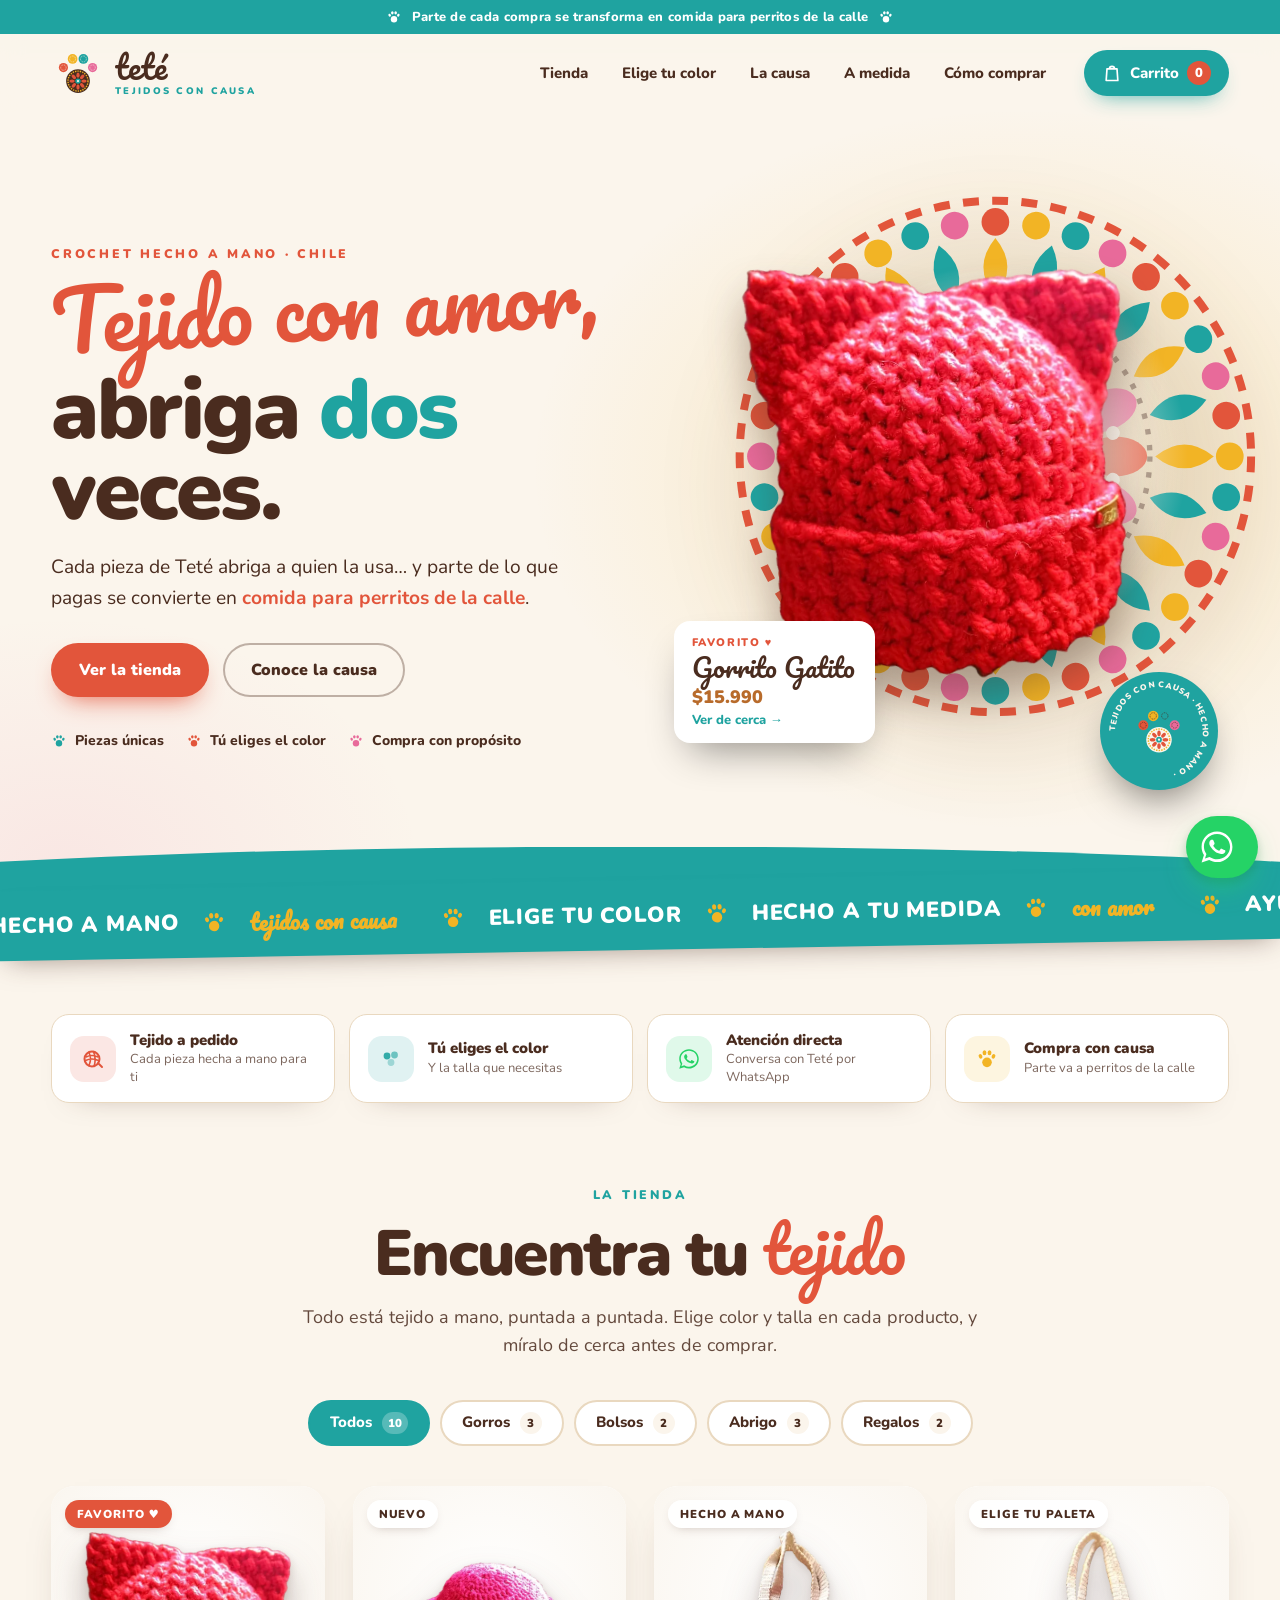
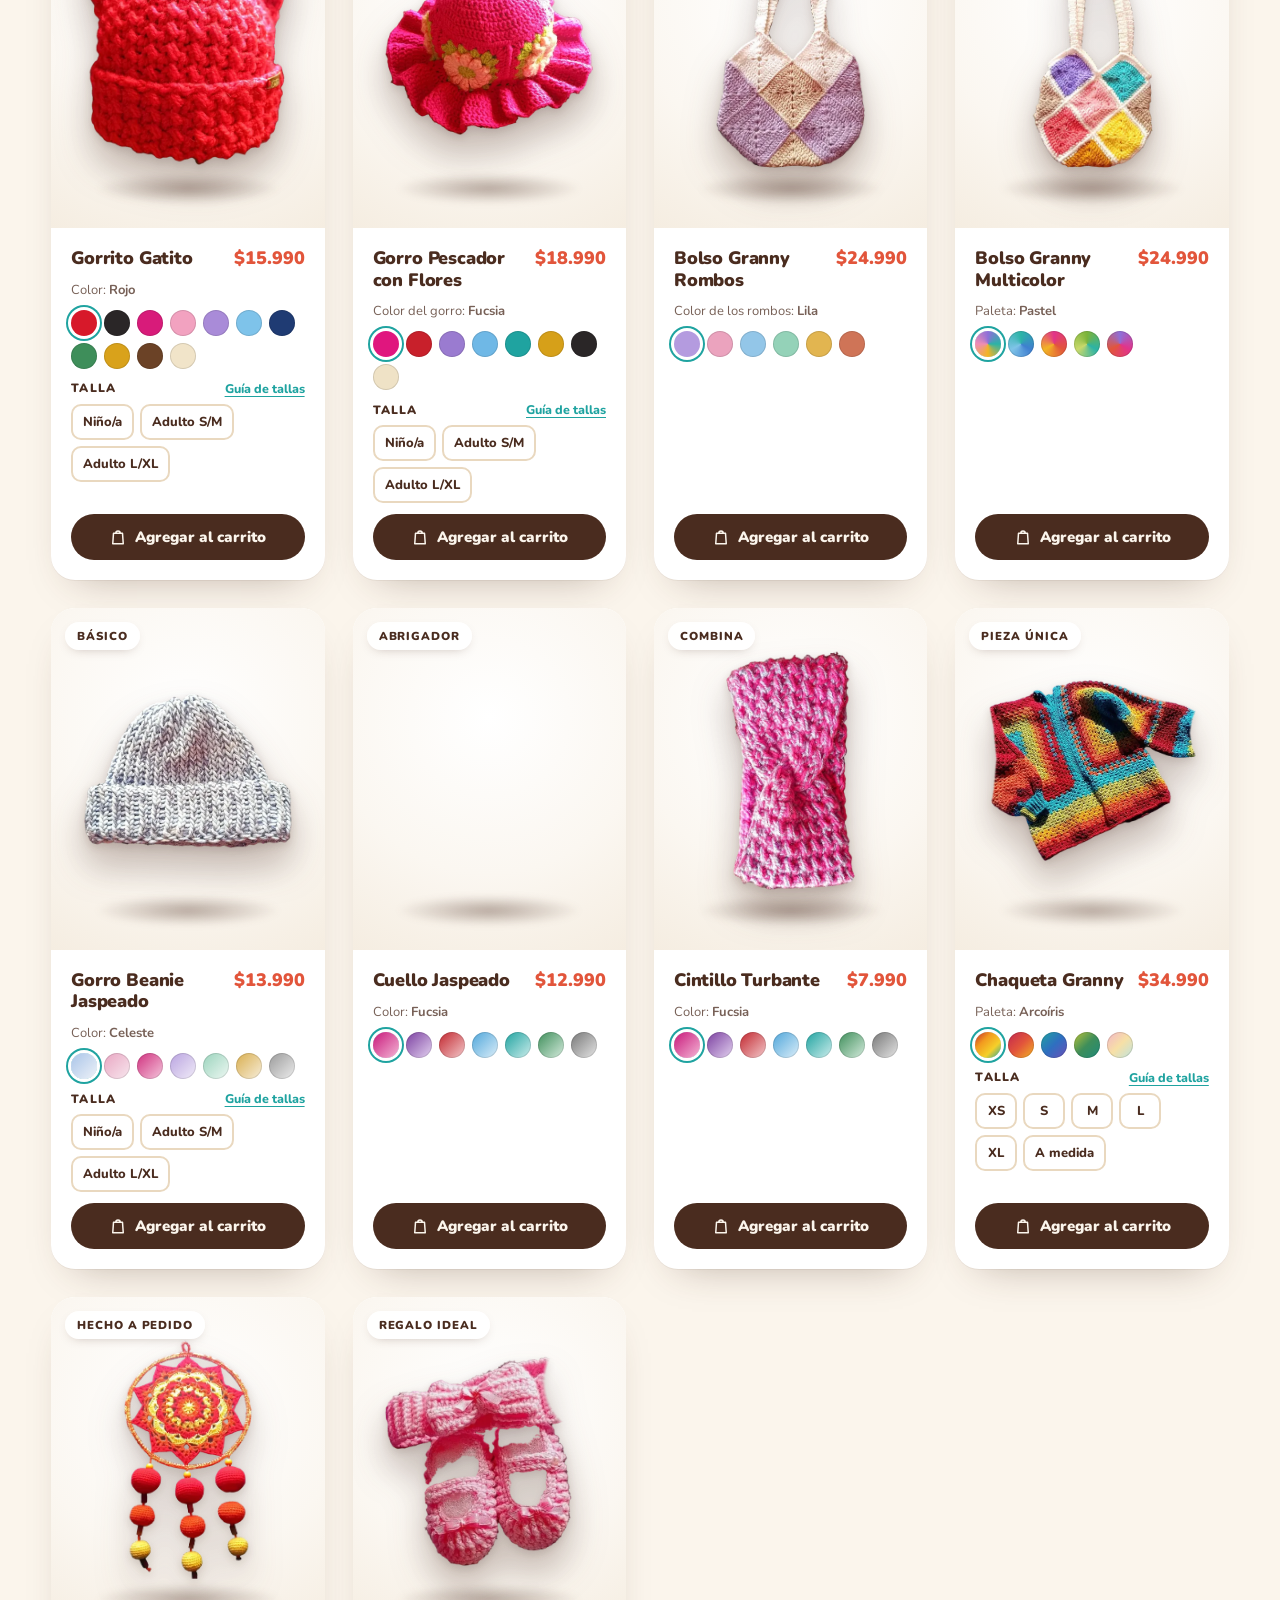
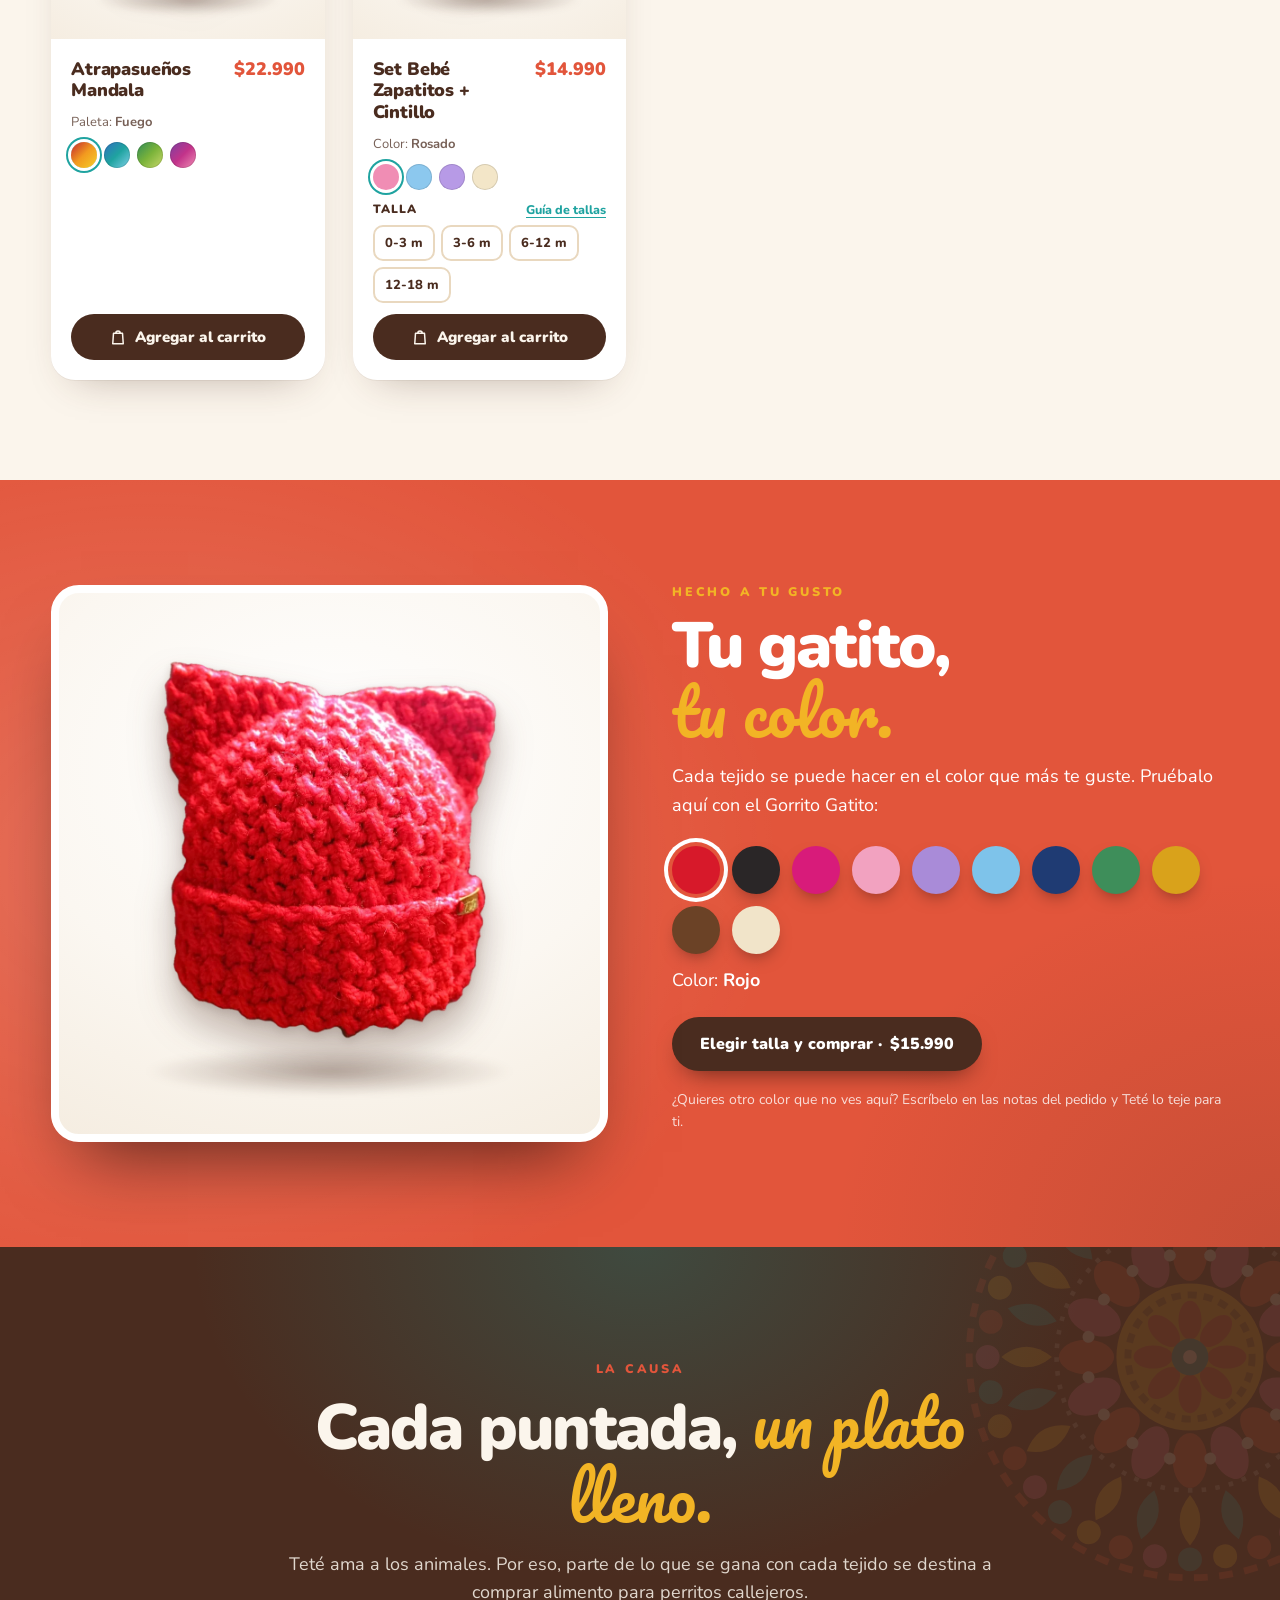
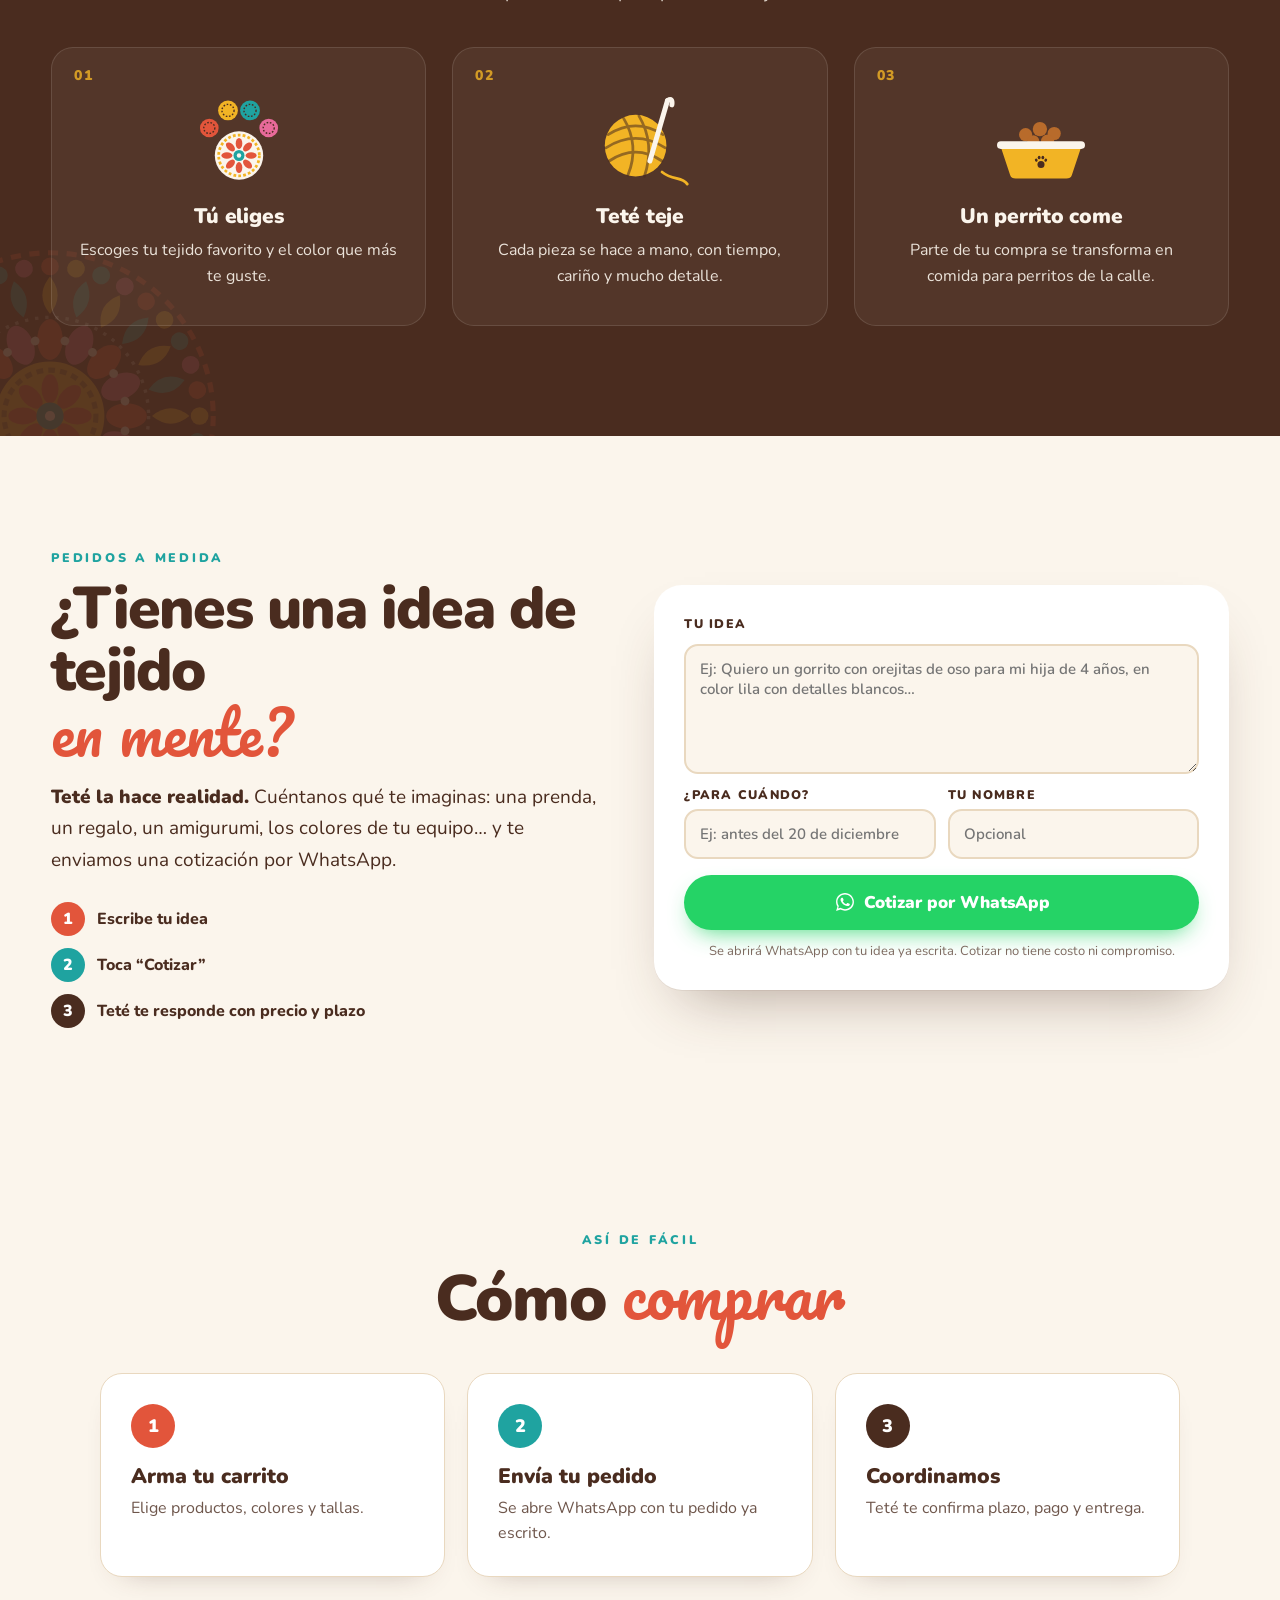
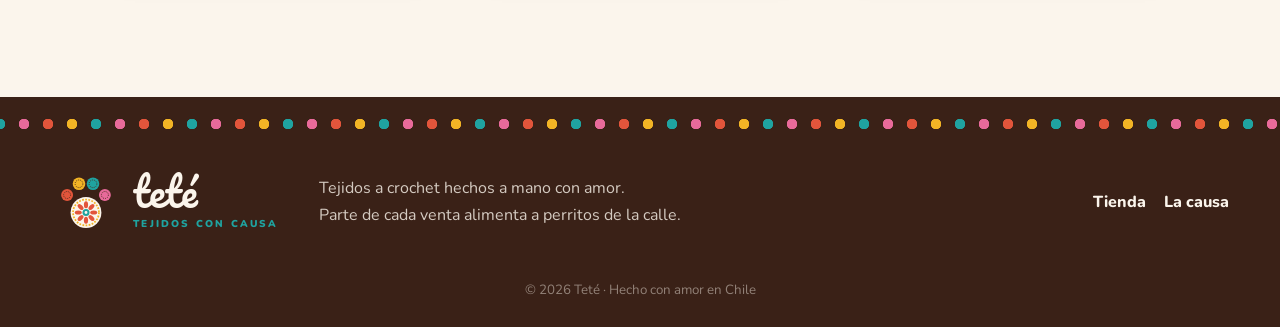
<file: index.html>
<!DOCTYPE html>
<html lang="es">
<head>
<meta charset="UTF-8">
<meta name="viewport" content="width=device-width, initial-scale=1">
<title>Teté · Tejidos a crochet hechos a mano, en tu color</title>
<meta name="description" content="Tienda de tejidos a crochet hechos a mano en Chile: gorros, bolsos y regalos en el color y la talla que elijas. Pedidos por WhatsApp. Parte de cada compra alimenta a perritos de la calle.">
<meta name="theme-color" content="#1FA3A0">
<meta name="author" content="Teté · Tejidos con causa">
<!-- Vista previa al compartir (WhatsApp, Facebook, Instagram, X, LinkedIn).
     Al publicar la página, ejecuta preparar-para-publicar.ps1 para convertir estas rutas en direcciones completas. -->
<meta property="og:type" content="website">
<meta property="og:url" content="https://www.tetetejidos.cl/">
<link rel="canonical" href="https://www.tetetejidos.cl/">
<meta property="og:locale" content="es_CL">
<meta property="og:site_name" content="Teté · Tejidos con causa">
<meta property="og:title" content="Teté · Tejidos a crochet hechos a mano, en tu color">
<meta property="og:description" content="Gorros, bolsos y regalos tejidos a pedido en el color que quieras. Parte de cada compra alimenta a perritos de la calle 🐾">
<meta property="og:image" content="https://www.tetetejidos.cl/img/og-tete.jpg">
<meta property="og:image:type" content="image/jpeg">
<meta property="og:image:width" content="1200">
<meta property="og:image:height" content="630">
<meta property="og:image:alt" content="Logo de Teté junto a un gorrito tejido con orejitas de gato, con el texto: Tejidos hechos a mano, en tu color">
<meta property="og:image" content="https://www.tetetejidos.cl/img/og-tete-cuadrada.jpg">
<meta property="og:image:type" content="image/jpeg">
<meta property="og:image:width" content="1200">
<meta property="og:image:height" content="1200">
<meta name="twitter:card" content="summary_large_image">
<meta name="twitter:title" content="Teté · Tejidos a crochet hechos a mano, en tu color">
<meta name="twitter:description" content="Gorros, bolsos y regalos tejidos a pedido. Parte de cada compra alimenta a perritos de la calle.">
<meta name="twitter:image" content="https://www.tetetejidos.cl/img/og-tete.jpg">
<meta name="twitter:image:alt" content="Logo de Teté junto a un gorrito tejido con orejitas de gato">
<link rel="icon" href="img/favicon-mandala.svg" type="image/svg+xml">
<link rel="icon" href="img/favicon-32.png" type="image/png" sizes="32x32">
<link rel="apple-touch-icon" href="img/apple-touch-icon.png">
<link rel="manifest" href="site.webmanifest"><link rel="preload" href="fonts/nunito-variable.woff2" as="font" type="font/woff2" crossorigin>
<link rel="preload" href="fonts/pacifico-400.woff2" as="font" type="font/woff2" crossorigin>
<link rel="preload" href="img/p/gatito-rojo.webp" as="image">
<link rel="stylesheet" href="css/fonts.css">
<link rel="stylesheet" href="css/styles.css">
<link rel="stylesheet" href="css/theme-mandala.css">
<link rel="stylesheet" href="css/refine.css">
</head>
<body data-logo="mandala" class="t-mandala">

<!-- Ícono de marca: huella-ovillo -->
<svg width="0" height="0" style="position:absolute" aria-hidden="true">
  <defs>
    <clipPath id="cpOvillo"><circle cx="100" cy="128" r="40"/></clipPath>
    <symbol id="ovillo" viewBox="0 0 200 200">
      <g fill="var(--toe)">
        <ellipse cx="46" cy="78" rx="15" ry="19" transform="rotate(-25 46 78)"/>
        <ellipse cx="79" cy="48" rx="16" ry="21" transform="rotate(-8 79 48)"/>
        <ellipse cx="121" cy="48" rx="16" ry="21" transform="rotate(8 121 48)"/>
        <ellipse cx="154" cy="78" rx="15" ry="19" transform="rotate(25 154 78)"/>
      </g>
      <circle cx="100" cy="128" r="40" fill="var(--pad)"/>
      <g clip-path="url(#cpOvillo)" fill="none" stroke="var(--line)" stroke-width="3.2" stroke-linecap="round">
        <path d="M58 110 Q100 86 142 110"/><path d="M57 124 Q100 99 143 124"/><path d="M57 138 Q100 113 143 138"/><path d="M60 152 Q100 128 140 152"/>
        <path d="M74 92 Q96 130 80 170"/><path d="M90 88 Q114 128 98 172"/><path d="M108 88 Q132 126 120 170"/>
      </g>
      <path d="M134 147 C154 161 158 183 180 177 C191 174 191 162 182 160" fill="none" stroke="var(--thread)" stroke-width="4.2" stroke-linecap="round"/>
    </symbol>
    <symbol id="mandala" viewBox="0 0 200 200">
      <circle cx="46" cy="80" r="17" fill="var(--t1)"/><circle cx="46" cy="80" r="10" fill="none" stroke="var(--stitch)" stroke-width="2.5" stroke-dasharray="3 3"/>
      <circle cx="80" cy="48" r="18" fill="var(--t2)"/><circle cx="80" cy="48" r="11" fill="none" stroke="var(--stitch)" stroke-width="2.5" stroke-dasharray="3 3"/>
      <circle cx="120" cy="48" r="18" fill="var(--t3)"/><circle cx="120" cy="48" r="11" fill="none" stroke="var(--stitch)" stroke-width="2.5" stroke-dasharray="3 3"/>
      <circle cx="154" cy="80" r="17" fill="var(--t4)"/><circle cx="154" cy="80" r="10" fill="none" stroke="var(--stitch)" stroke-width="2.5" stroke-dasharray="3 3"/>
      <circle cx="100" cy="130" r="44" fill="var(--pad)"/>
      <circle cx="100" cy="130" r="37" fill="none" stroke="var(--ring)" stroke-width="5" stroke-dasharray="5 4"/>
      <g fill="var(--petal)">
        <ellipse cx="100" cy="108" rx="6" ry="10"/><ellipse cx="100" cy="108" rx="6" ry="10" transform="rotate(45 100 130)"/>
        <ellipse cx="100" cy="108" rx="6" ry="10" transform="rotate(90 100 130)"/><ellipse cx="100" cy="108" rx="6" ry="10" transform="rotate(135 100 130)"/>
        <ellipse cx="100" cy="108" rx="6" ry="10" transform="rotate(180 100 130)"/><ellipse cx="100" cy="108" rx="6" ry="10" transform="rotate(225 100 130)"/>
        <ellipse cx="100" cy="108" rx="6" ry="10" transform="rotate(270 100 130)"/><ellipse cx="100" cy="108" rx="6" ry="10" transform="rotate(315 100 130)"/>
      </g>
      <circle cx="100" cy="130" r="10" fill="var(--core)"/><circle cx="100" cy="130" r="4" fill="var(--dot)"/>
    </symbol>
    <symbol id="paw" viewBox="0 0 200 200">      <ellipse cx="46" cy="78" rx="15" ry="19" transform="rotate(-25 46 78)"/><ellipse cx="79" cy="48" rx="16" ry="21"/>
      <ellipse cx="121" cy="48" rx="16" ry="21"/><ellipse cx="154" cy="78" rx="15" ry="19" transform="rotate(25 154 78)"/>
      <circle cx="100" cy="128" r="40"/>
    </symbol>
    <symbol id="wa" viewBox="0 0 32 32"><path fill="currentColor" d="M16 3C8.8 3 3 8.7 3 15.8c0 2.5.7 4.9 2 7L3 29l6.4-2c2 1.1 4.3 1.7 6.6 1.7 7.2 0 13-5.7 13-12.8S23.2 3 16 3zm0 23.4c-2.1 0-4.1-.6-5.9-1.7l-.4-.3-3.8 1.2 1.2-3.7-.3-.4c-1.2-1.8-1.8-3.8-1.8-5.9C5 9.9 9.9 5.1 16 5.1s11 4.8 11 10.7-4.9 10.6-11 10.6zm6-7.9c-.3-.2-1.9-1-2.2-1.1-.3-.1-.5-.2-.7.2-.2.3-.8 1.1-1 1.3-.2.2-.4.2-.7.1-.3-.2-1.4-.5-2.6-1.6-1-.9-1.6-1.9-1.8-2.2-.2-.3 0-.5.1-.7l.5-.6c.2-.2.2-.3.3-.6.1-.2 0-.4 0-.6l-1-2.4c-.3-.6-.5-.5-.7-.5h-.6c-.2 0-.6.1-.9.4-.3.3-1.2 1.1-1.2 2.7s1.2 3.1 1.4 3.3c.2.2 2.3 3.6 5.7 4.9 2.8 1.1 3.4.9 4 .8.6-.1 1.9-.8 2.2-1.5.3-.7.3-1.4.2-1.5-.1-.2-.3-.3-.6-.4z"/></symbol>
    <symbol id="bag" viewBox="0 0 24 24"><path fill="none" stroke="currentColor" stroke-width="2" stroke-linecap="round" stroke-linejoin="round" d="M6 7h12l1 14H5L6 7Z M9 7a3 3 0 0 1 6 0"/></symbol>
  </defs>
</svg>

<div class="topbar">
  <svg class="i"><use href="#paw"/></svg> Parte de cada compra se transforma en comida para perritos de la calle <svg class="i"><use href="#paw"/></svg>
</div>

<header class="header" id="header">
  <a href="#inicio" class="brand" aria-label="Teté, inicio">
    <svg class="brand-ic logo-pos"><use href="#mandala"/></svg>
    <span class="brand-txt"><b>teté</b><small>tejidos con causa</small></span>
  </a>
  <nav class="nav" id="nav">
    <a href="#tienda">Tienda</a>
    <a href="#color">Elige tu color</a>
    <a href="#causa">La causa</a>
    <a href="#idea">A medida</a>
    <a href="#comprar">Cómo comprar</a>
  </nav>
  <button class="cart-btn" id="openCart" aria-label="Abrir carrito">
    <svg><use href="#bag"/></svg><span>Carrito</span><em id="cartCount">0</em>
  </button>
  <button class="menu-btn" id="menuBtn" type="button" aria-label="Abrir menú" aria-expanded="false" aria-controls="nav"><span></span><span></span><span></span></button>
</header>

<!-- HERO -->
<section class="hero" id="inicio">
  <svg class="hero-thread" viewBox="0 0 1440 700" preserveAspectRatio="none" aria-hidden="true">
    <path d="M-40 560 C 200 420, 320 680, 560 540 S 900 300, 1080 420 S 1360 560, 1500 300" />
  </svg>
  <div class="hero-in">
    <div class="hero-copy">
      <span class="eyebrow">Crochet hecho a mano · Chile</span>
      <h1><span class="script">Tejido con amor,</span><span class="big">abriga <em>dos</em> veces.</span></h1>
      <p>Cada pieza de Teté abriga a quien la usa… y parte de lo que pagas se convierte en <b>comida para perritos de la calle</b>.</p>
      <div class="hero-cta">
        <a href="#tienda" class="btn btn-sun">Ver la tienda</a>
        <a href="#causa" class="btn btn-ghost">Conoce la causa</a>
      </div>
      <ul class="hero-points">
        <li><svg class="i"><use href="#paw"/></svg>Piezas únicas</li>
        <li><svg class="i"><use href="#paw"/></svg>Tú eliges el color</li>
        <li><svg class="i"><use href="#paw"/></svg>Compra con propósito</li>
      </ul>
    </div>
    <div class="hero-art">
      <div class="mandala-deco hero-mandala" data-depth=".3"></div><div class="mandala-deco hero-mandala-sm" data-depth="1.8"></div>
      <div class="ring" data-depth=".5"></div>
      <div class="paw-trail" id="pawTrail" aria-hidden="true"></div>
      <img class="cut cut-hero" data-depth="1.2" src="img/p/gatito-rojo.webp" alt="Gorrito Gatito rojo tejido a crochet con orejitas">
      <button class="hero-tag" id="heroTag" data-depth="2" type="button"><small>Favorito ♥</small><b>Gorrito Gatito</b><span id="heroPrice"></span><em>Ver de cerca →</em></button>
      <div class="seal" aria-hidden="true" data-depth=".8">
        <svg viewBox="0 0 200 200" class="seal-ring">
          <defs><path id="sealArc" d="M100 100 m-74 0 a74 74 0 1 1 148 0 a74 74 0 1 1 -148 0"/></defs>
          <text><textPath href="#sealArc">TEJIDOS CON CAUSA · HECHO A MANO ·</textPath></text>
        </svg>
        <svg class="seal-ic logo-neg"><use href="#mandala"/></svg>
      </div>
    </div>
  </div>
</section>

<div class="marquee" aria-hidden="true">
  <div class="marquee-track" id="marquee"></div>
</div>

<section class="trust" aria-label="Por qué comprar en Teté">
  <div class="trust-in">
    <div class="t-item"><span class="t-ico" style="--c:var(--coral)"><svg viewBox="0 0 24 24"><circle cx="11" cy="12" r="7.5" fill="none" stroke="currentColor" stroke-width="2"/><path d="M5 10q6-3 12 0M4.5 13.5q6.5-3 13 0M8 5.5q3 6 0 13M12.5 4.6q3 7 .5 14.8" fill="none" stroke="currentColor" stroke-width="1.6" stroke-linecap="round"/><path d="M18 17l3 3" stroke="currentColor" stroke-width="2" stroke-linecap="round"/></svg></span><div><b>Tejido a pedido</b><span>Cada pieza hecha a mano para ti</span></div></div>
    <div class="t-item"><span class="t-ico" style="--c:var(--turquesa)"><svg viewBox="0 0 24 24"><circle cx="8" cy="9" r="3.4" fill="currentColor" opacity=".9"/><circle cx="15.5" cy="8" r="3.4" fill="currentColor" opacity=".6"/><circle cx="12" cy="15.5" r="3.4" fill="currentColor" opacity=".35"/></svg></span><div><b>Tú eliges el color</b><span>Y la talla que necesitas</span></div></div>
    <div class="t-item"><span class="t-ico" style="--c:#25D366"><svg viewBox="0 0 32 32"><use href="#wa"/></svg></span><div><b>Atención directa</b><span>Conversa con Teté por WhatsApp</span></div></div>
    <div class="t-item"><span class="t-ico" style="--c:var(--girasol)"><svg viewBox="0 0 200 200"><use href="#paw"/></svg></span><div><b>Compra con causa</b><span>Parte va a perritos de la calle</span></div></div>
  </div>
</section>
<!-- TIENDA -->
<section class="shop" id="tienda">
  <div class="sec-head reveal">
    <span class="eyebrow dark">La tienda</span>
    <h2>Encuentra tu <span class="script">tejido</span></h2>
    <p>Todo está tejido a mano, puntada a puntada. Elige color y talla en cada producto, y míralo de cerca antes de comprar.</p>
  </div>
  <div class="filters reveal" id="filters">
    <button class="chip on" data-cat="todos">Todos</button>
    <button class="chip" data-cat="gorros">Gorros</button>
    <button class="chip" data-cat="bolsos">Bolsos</button>
    <button class="chip" data-cat="abrigo">Abrigo</button>
    <button class="chip" data-cat="regalos">Regalos</button>
  </div>
  <div class="grid" id="grid"></div>
</section>

<!-- ELIGE TU COLOR -->
<section class="picker" id="color">
  <div class="picker-in">
    <div class="picker-img reveal stage3d" id="pickStage"><div class="floor" id="pickFloor"></div><div class="obj" id="pickObj"><img id="pickImg" src="img/p/gatito-rojo.webp" alt="Gorrito Gatito" draggable="false"></div></div>
    <div class="picker-copy reveal">
      <span class="eyebrow">Hecho a tu gusto</span>
      <h2>Tu gatito, <span class="script">tu color.</span></h2>
      <p>Cada tejido se puede hacer en el color que más te guste. Pruébalo aquí con el Gorrito Gatito:</p>
      <div class="big-sw" id="pickSw"></div>
      <p class="pick-name">Color: <b id="pickName">Rojo</b></p>
      <button class="btn btn-sun" id="pickAdd">Elegir talla y comprar · <span id="pickPrice"></span></button>
      <p class="hint">¿Quieres otro color que no ves aquí? Escríbelo en las notas del pedido y Teté lo teje para ti.</p>
    </div>
  </div>
</section>

<!-- CAUSA -->
<section class="cause" id="causa">
  <div class="mandala-deco cause-mandala" aria-hidden="true"></div><div class="mandala-deco cause-mandala l" aria-hidden="true"></div>
  <div class="sec-head reveal light">
    <span class="eyebrow">La causa</span>
    <h2>Cada puntada, <span class="script">un plato lleno.</span></h2>
    <p>Teté ama a los animales. Por eso, parte de lo que se gana con cada tejido se destina a comprar alimento para perritos callejeros.</p>
  </div>
  <div class="steps">
    <article class="step reveal"><span class="n">01</span><svg class="st-ic logo-neg"><use href="#mandala"/></svg><h3>Tú eliges</h3><p>Escoges tu tejido favorito y el color que más te guste.</p></article>
    <article class="step reveal"><span class="n">02</span><svg class="st-ic" viewBox="0 0 200 200"><circle cx="92" cy="112" r="56" fill="#F2B425"/><g fill="none" stroke="#4A2C1F" stroke-width="5" stroke-linecap="round" opacity=".55"><path d="M42 92 Q92 60 142 92"/><path d="M38 116 Q92 82 146 116"/><path d="M44 140 Q92 108 140 140"/><path d="M70 62 Q100 112 78 166"/><path d="M98 58 Q128 108 108 168"/></g><path d="M150 30 L118 140" stroke="#FBF5EC" stroke-width="9" stroke-linecap="round"/><path d="M150 30 q10 -6 8 8" stroke="#FBF5EC" stroke-width="9" fill="none" stroke-linecap="round"/><path d="M140 160 C160 176 176 168 186 182" stroke="#F2B425" stroke-width="5" fill="none" stroke-linecap="round"/></svg><h3>Teté teje</h3><p>Cada pieza se hace a mano, con tiempo, cariño y mucho detalle.</p></article>
    <article class="step reveal"><span class="n">03</span><svg class="st-ic" viewBox="0 0 200 200"><g fill="#B86B2B"><circle cx="72" cy="92" r="12"/><circle cx="98" cy="82" r="13"/><circle cx="124" cy="90" r="12"/><circle cx="86" cy="104" r="11"/><circle cx="112" cy="104" r="12"/></g><path d="M26 112 H174 L156 166 Q154 172 146 172 H54 Q46 172 44 166 Z" fill="#F2B425"/><rect x="20" y="104" width="160" height="14" rx="7" fill="#FBF5EC"/><g fill="#4A2C1F" transform="translate(84 126) scale(.16)"><use href="#paw"/></g></svg><h3>Un perrito come</h3><p>Parte de tu compra se transforma en comida para perritos de la calle.</p></article>
  </div>
</section>

<!-- PEDIDO A MEDIDA -->
<section class="idea" id="idea">
  <div class="idea-in">
    <div class="idea-copy reveal">
      <span class="eyebrow dark">Pedidos a medida</span>
      <h2>¿Tienes una idea de tejido <span class="script">en mente?</span></h2>
      <p class="idea-lead"><b>Teté la hace realidad.</b> Cuéntanos qué te imaginas: una prenda, un regalo, un amigurumi, los colores de tu equipo… y te enviamos una cotización por WhatsApp.</p>
      <ul class="idea-steps">
        <li><span>1</span>Escribe tu idea</li>
        <li><span>2</span>Toca “Cotizar”</li>
        <li><span>3</span>Teté te responde con precio y plazo</li>
      </ul>
    </div>
    <form class="idea-card reveal" id="ideaForm">
      <label for="ideaText">Tu idea</label>
      <textarea id="ideaText" rows="5" required placeholder="Ej: Quiero un gorrito con orejitas de oso para mi hija de 4 años, en color lila con detalles blancos…"></textarea>
      <div class="idea-row">
        <div><label for="ideaFor">¿Para cuándo?</label><input id="ideaFor" placeholder="Ej: antes del 20 de diciembre"></div>
        <div><label for="ideaName">Tu nombre</label><input id="ideaName" placeholder="Opcional"></div>
      </div>
      <button class="btn btn-wa wide" type="submit"><svg class="i" style="width:22px;height:22px"><use href="#wa"/></svg>Cotizar por WhatsApp</button>
      <small class="idea-note">Se abrirá WhatsApp con tu idea ya escrita. Cotizar no tiene costo ni compromiso.</small>
    </form>
  </div>
</section>
<!-- CÓMO COMPRAR -->
<section class="how" id="comprar">
  <div class="sec-head reveal">
    <span class="eyebrow dark">Así de fácil</span>
    <h2>Cómo <span class="script">comprar</span></h2>
  </div>
  <div class="how-row">
    <div class="how-it reveal"><b>1</b><h3>Arma tu carrito</h3><p>Elige productos, colores y tallas.</p></div>
    <div class="how-it reveal"><b>2</b><h3>Envía tu pedido</h3><p>Se abre WhatsApp con tu pedido ya escrito.</p></div>
    <div class="how-it reveal"><b>3</b><h3>Coordinamos</h3><p>Teté te confirma plazo, pago y entrega.</p></div>
  </div>
</section>

<footer class="footer">
  <div class="foot-in">
    <div class="foot-brand">
      <svg class="foot-ic logo-neg"><use href="#mandala"/></svg>
      <div><b class="wm">teté</b><small>tejidos con causa</small></div>
    </div>
    <p>Tejidos a crochet hechos a mano con amor.<br>Parte de cada venta alimenta a perritos de la calle.</p>
    <div class="foot-links">
      <a href="#tienda">Tienda</a><a href="#causa">La causa</a>
    </div>
  </div>
  <small class="copy">© <span id="year"></span> Teté · Hecho con amor en Chile</small>
</footer>

<!-- Modal producto -->
<div class="modal" id="modal" aria-hidden="true">
  <div class="modal-bg" data-close></div>
  <div class="modal-box" role="dialog" aria-modal="true" aria-labelledby="mName">
    <button class="x" data-close aria-label="Cerrar">×</button>
    <div class="m-media">
      <div class="viewer" id="viewer">
        <div class="v-floor" id="vFloor"></div>
        <div class="v-obj" id="vObj"></div>
      </div>
      <div class="v-hint"><span class="v-ico">⟲</span> Arrastra para girar · rueda para acercar</div>
      <div class="v-ctrl">
        <button id="vAuto" class="on" title="Giro automático">⟳</button>
        <button id="vOut" title="Alejar">−</button>
        <button id="vIn" title="Acercar">+</button>
        <button id="vReset" title="Vista frontal">◎</button>
      </div>
      <div class="m-thumbs" id="mThumbs"></div>
    </div>
    <div class="m-info">
      <span class="badge" id="mBadge"></span>
      <h3 id="mName"></h3>
      <div class="m-price" id="mPrice"></div>
      <p id="mDesc"></p>
      <div class="opt"><label id="mColorLbl"></label><div class="sws" id="mSw"></div><span class="opt-sel" id="mColorName"></span></div>
      <div class="opt" id="mSizeWrap"><div class="sz-head"><label>Talla</label><button class="guide-link" id="mGuide" type="button">Guía de tallas</button></div><div class="szs" id="mSizes"></div><small class="sz-err">Elige una talla para continuar</small></div>
      <div class="opt"><label>Cantidad</label><div class="qty"><button id="mMinus">−</button><span id="mQty">1</span><button id="mPlus">+</button></div></div>
      <button class="btn btn-choco wide" id="mAdd">Agregar al carrito</button>
      <a class="wa-ask" id="mAsk" href="#" target="_blank" rel="noopener"><svg class="i"><use href="#wa"/></svg> Preguntar por este producto</a>
      <ul class="m-det" id="mDet"></ul>
      <div class="m-look" id="mLook" hidden><h4>Completa el look</h4><div class="look-row" id="mLookRow"></div></div>
    </div>
  </div>
</div>

<!-- Carrito -->
<aside class="drawer" id="drawer" aria-hidden="true">
  <div class="drawer-bg" data-dclose></div>
  <div class="drawer-box">
    <div class="d-head"><h3>Tu carrito</h3><button class="x" data-dclose aria-label="Cerrar carrito">×</button></div>
    <div class="d-items" id="dItems"></div>
    <div class="d-foot" id="dFoot">
      <div class="d-cause"><svg class="i"><use href="#paw"/></svg> Con esta compra ayudas a alimentar perritos de la calle.</div>
      <div class="d-total"><span>Total</span><b id="dTotal">$0</b></div>
      <form id="orderForm" class="d-form">
        <input name="nombre" placeholder="Tu nombre" required>
        <input name="comuna" placeholder="Comuna / ciudad" required>
        <select name="entrega"><option>Despacho a domicilio</option><option>Retiro en persona</option></select>
        <textarea name="nota" rows="2" placeholder="Notas: otro color, medidas, fecha para regalo…"></textarea>
        <button class="btn btn-wa wide" type="submit"><svg class="i" style="width:22px;height:22px"><use href="#wa"/></svg>Enviar pedido por WhatsApp</button>
      </form>
    </div>
  </div>
</aside>

<div class="guide" id="guide">
  <div class="guide-bg" data-gclose></div>
  <div class="guide-box">
    <button class="x" data-gclose aria-label="Cerrar">×</button>
    <h3 id="gTitle"></h3>
    <table id="gTable"></table>
    <p class="note">Medidas referenciales. ¿Dudas o quieres algo a medida? Escríbelo en las notas del pedido y Teté te ayuda.</p>
  </div>
</div>

<div class="bobbles-row" aria-hidden="true"></div>
<a class="wa-float" id="waFloat" href="https://wa.me/56950294831" target="_blank" rel="noopener" aria-label="Escríbenos por WhatsApp">
  <svg viewBox="0 0 32 32" aria-hidden="true"><use href="#wa"/></svg><span>¿Dudas? Escríbenos</span>
</a>

<div class="toast" id="toast"><svg class="i"><use href="#paw"/></svg><span id="toastTxt"></span></div>

<script src="js/productos.js"></script>
<script src="js/app.js"></script>
<script src="js/mandala.js"></script>
</body>
</html>
</file>
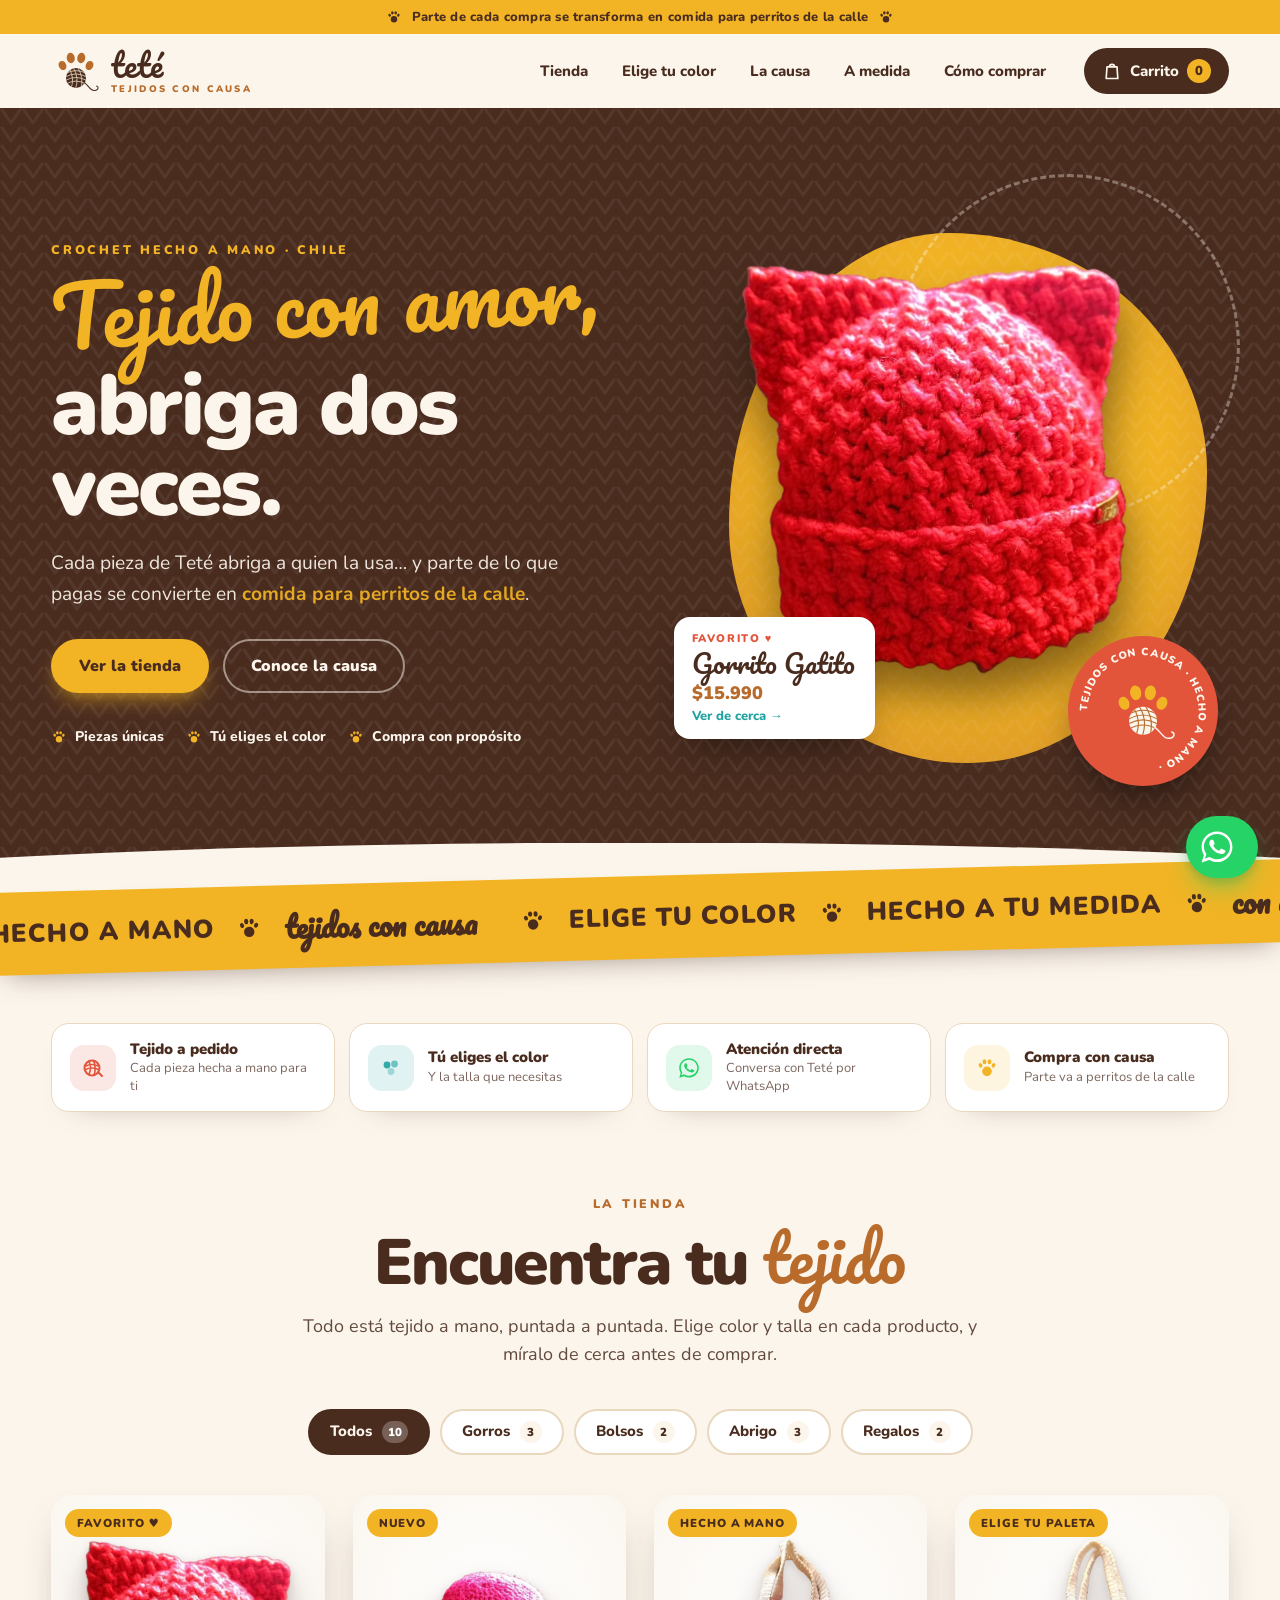
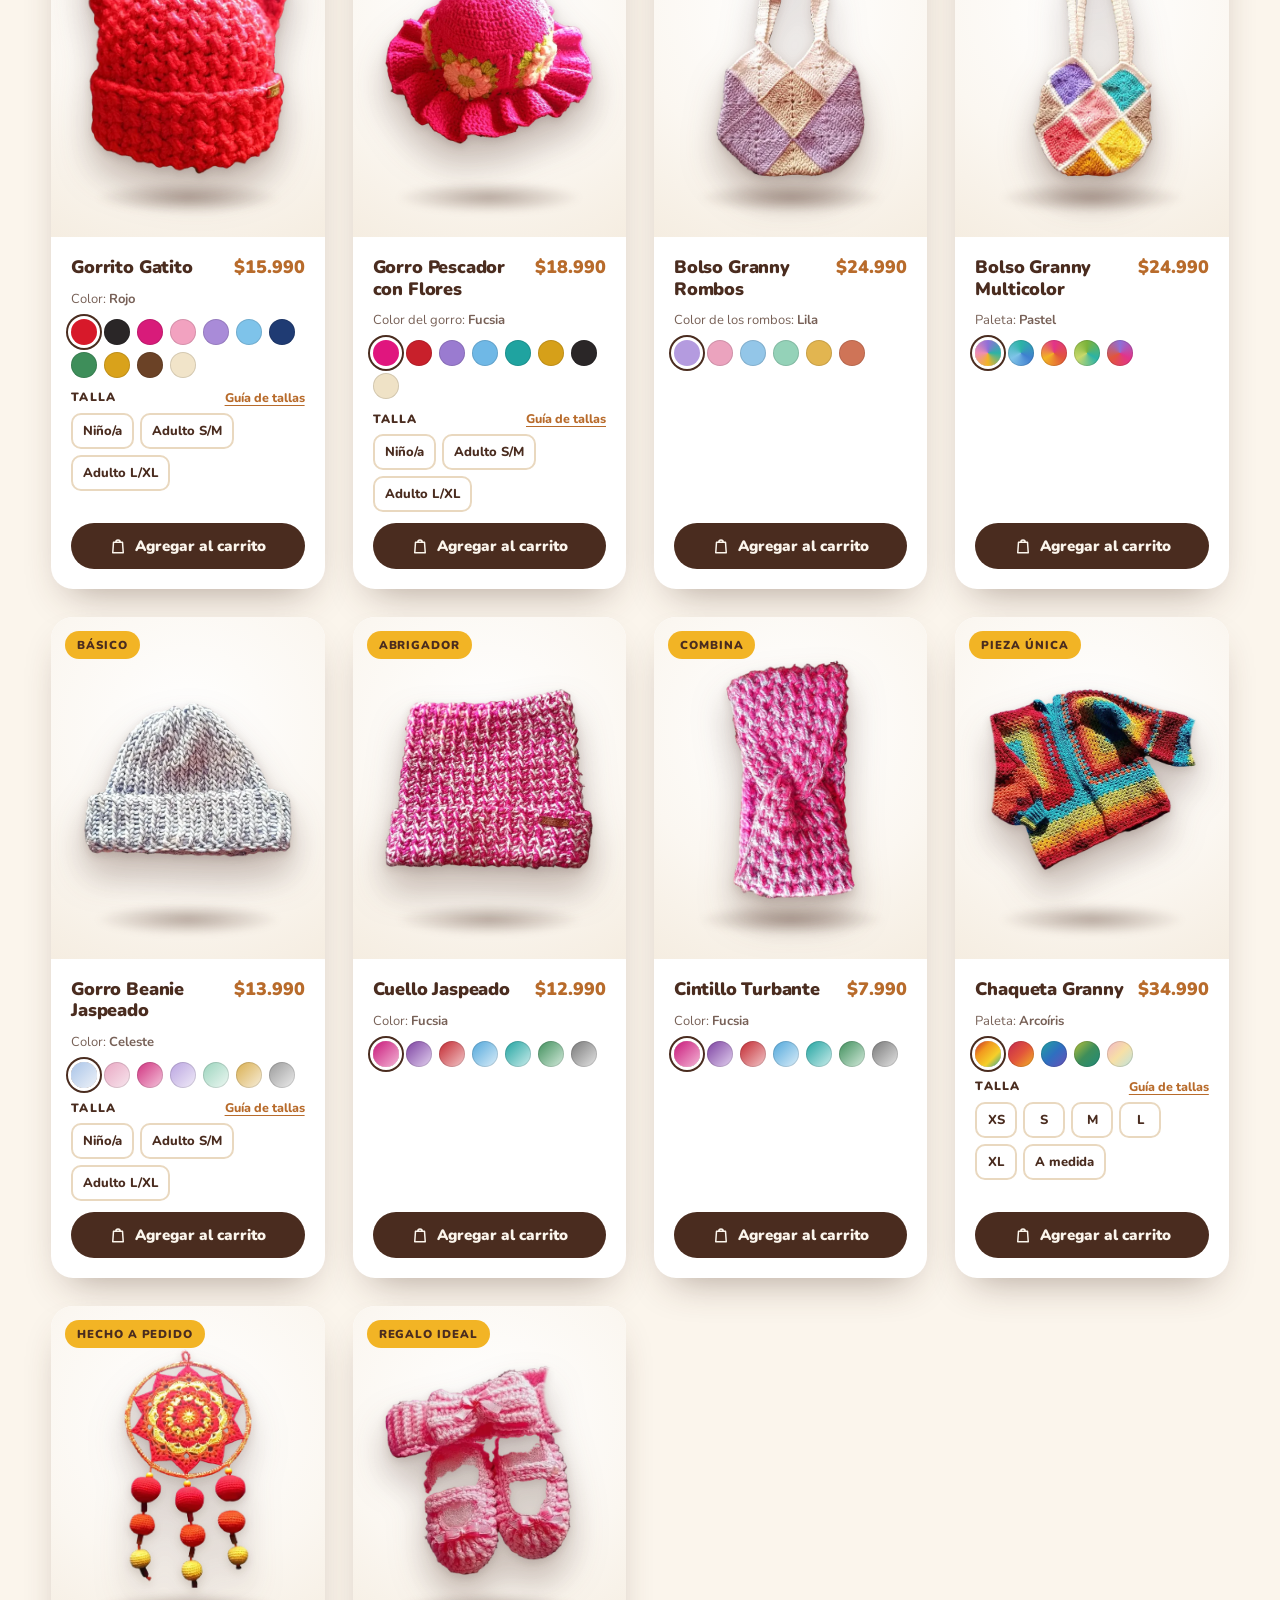
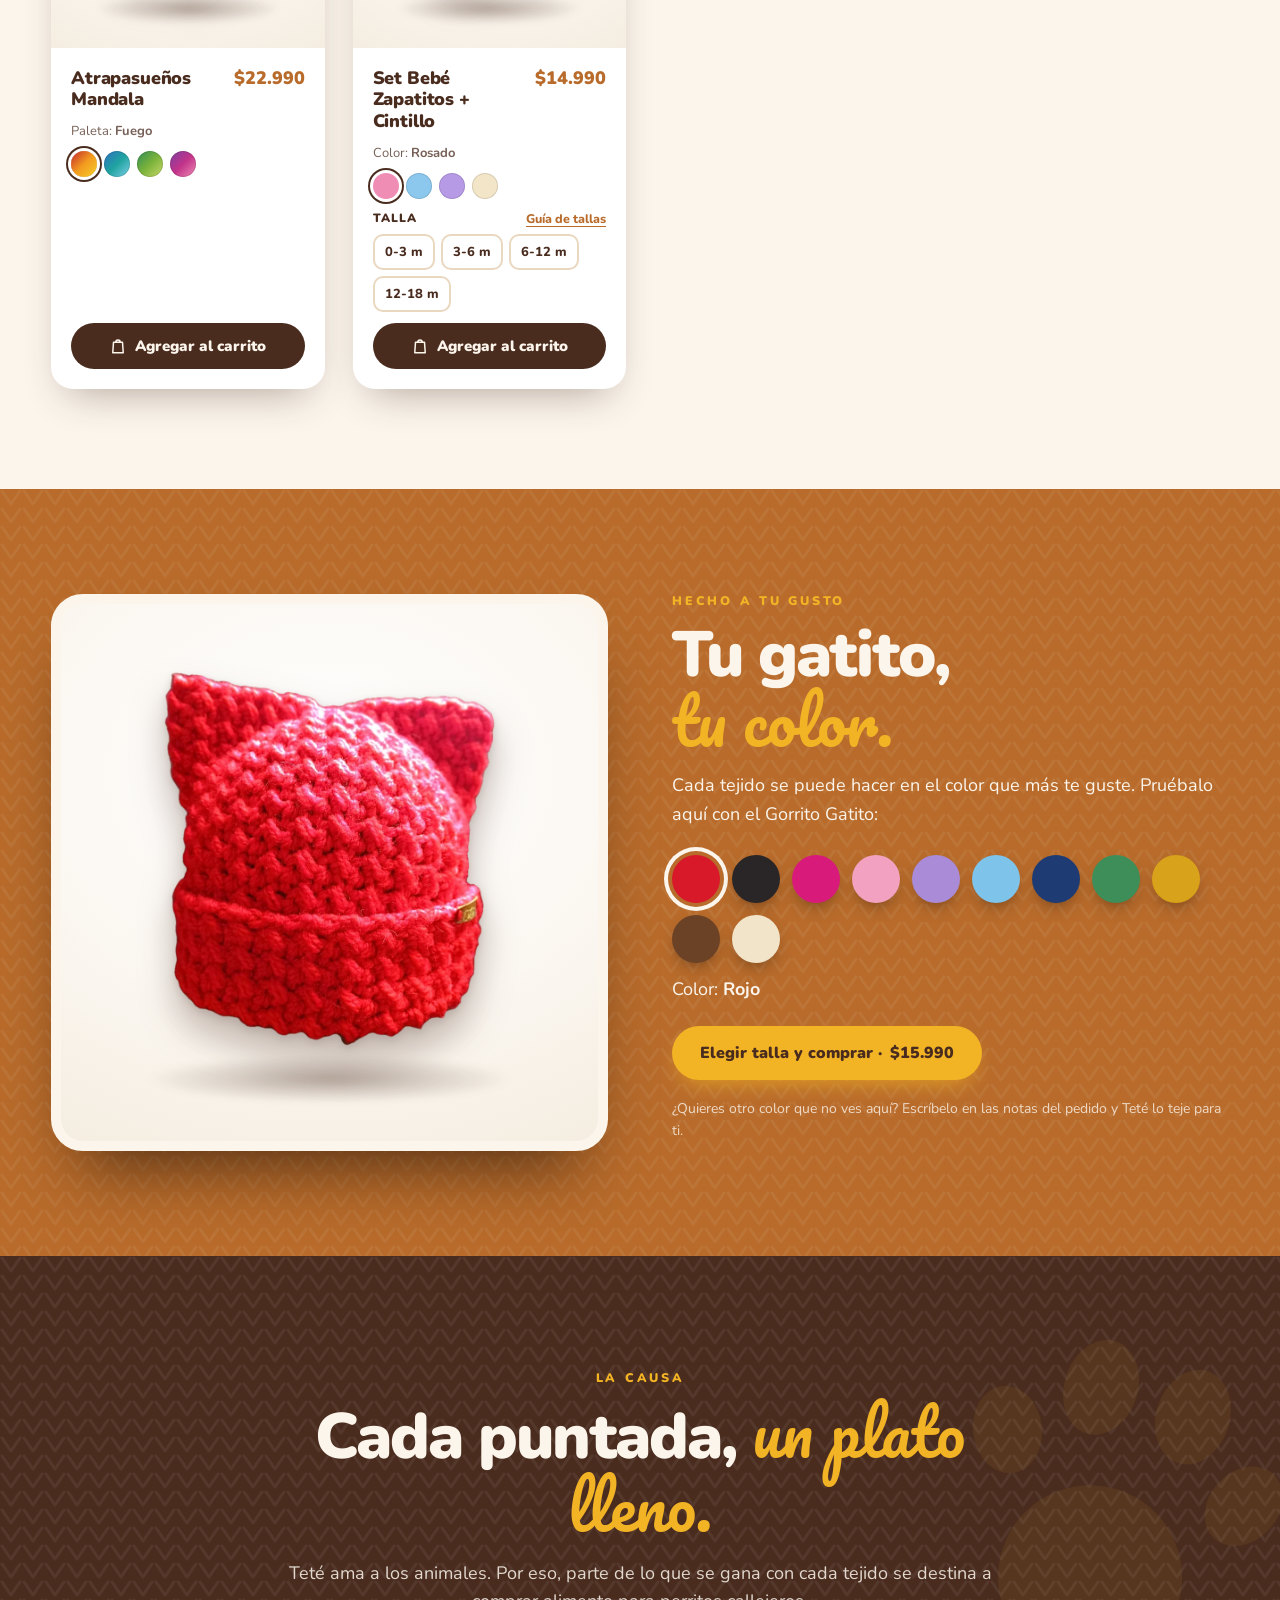
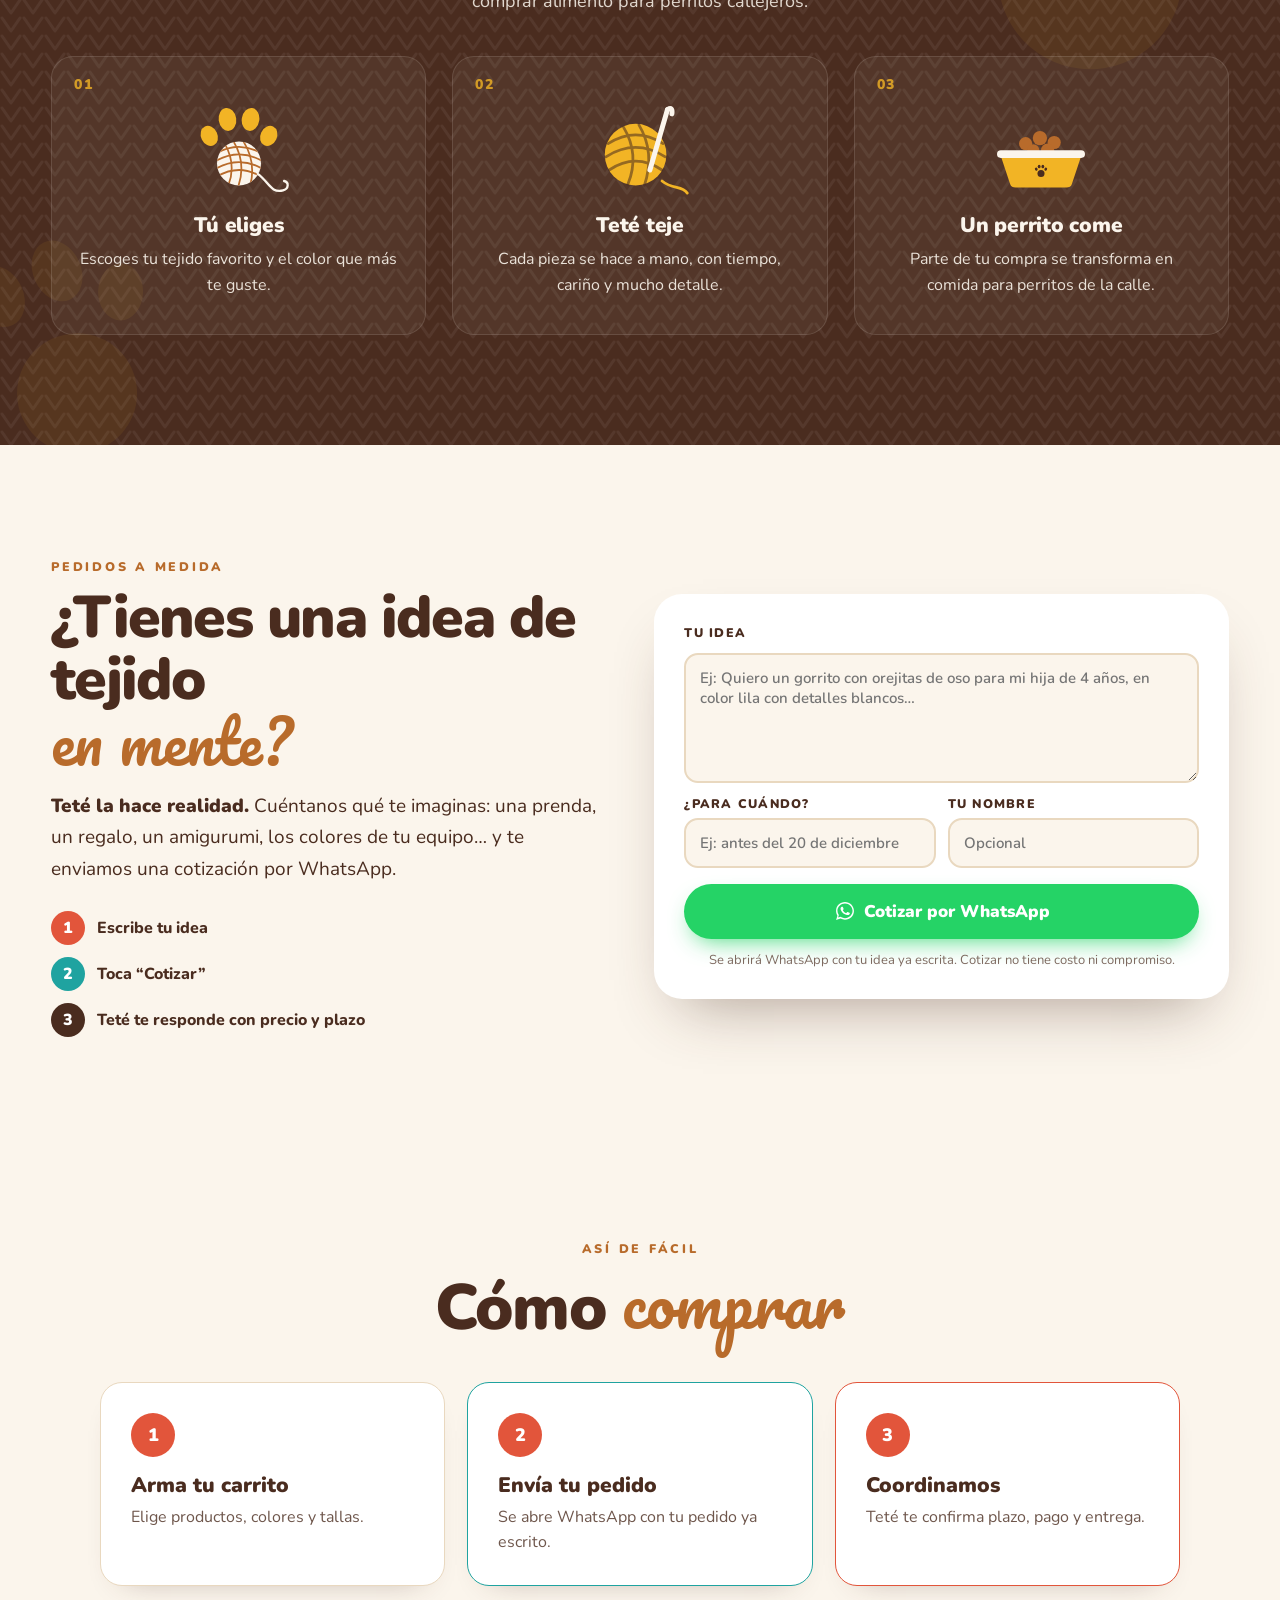
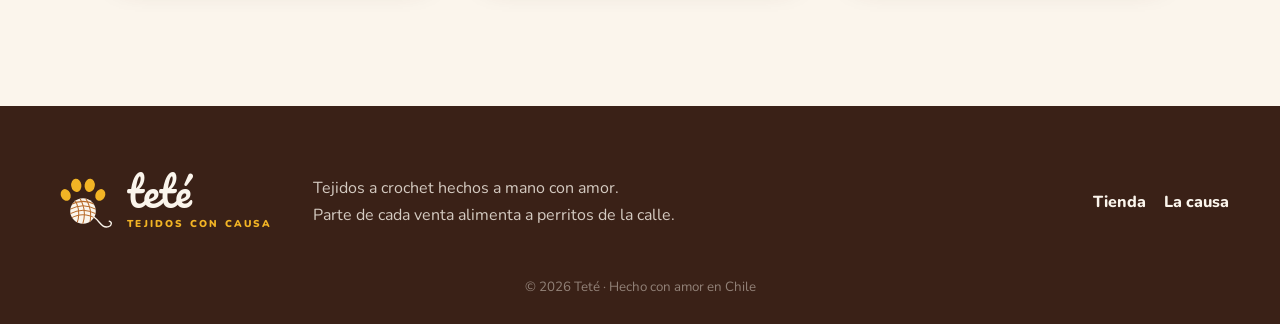
<file: index-ovillo.html>
<!DOCTYPE html>
<html lang="es">
<head>
<meta charset="UTF-8">
<meta name="viewport" content="width=device-width, initial-scale=1">
<title>Teté · Tejidos a crochet hechos a mano, en tu color</title>
<meta name="description" content="Tienda de tejidos a crochet hechos a mano en Chile: gorros, bolsos y regalos en el color y la talla que elijas. Pedidos por WhatsApp. Parte de cada compra alimenta a perritos de la calle.">
<meta name="theme-color" content="#1FA3A0">
<meta name="author" content="Teté · Tejidos con causa">
<!-- Vista previa al compartir (WhatsApp, Facebook, Instagram, X, LinkedIn).
     Al publicar la página, ejecuta preparar-para-publicar.ps1 para convertir estas rutas en direcciones completas. -->
<meta property="og:type" content="website">
<meta property="og:url" content="https://www.tetetejidos.cl/index-ovillo.html">
<link rel="canonical" href="https://www.tetetejidos.cl/index-ovillo.html">
<meta property="og:locale" content="es_CL">
<meta property="og:site_name" content="Teté · Tejidos con causa">
<meta property="og:title" content="Teté · Tejidos a crochet hechos a mano, en tu color">
<meta property="og:description" content="Gorros, bolsos y regalos tejidos a pedido en el color que quieras. Parte de cada compra alimenta a perritos de la calle 🐾">
<meta property="og:image" content="https://www.tetetejidos.cl/img/og-tete.jpg">
<meta property="og:image:type" content="image/jpeg">
<meta property="og:image:width" content="1200">
<meta property="og:image:height" content="630">
<meta property="og:image:alt" content="Logo de Teté junto a un gorrito tejido con orejitas de gato, con el texto: Tejidos hechos a mano, en tu color">
<meta property="og:image" content="https://www.tetetejidos.cl/img/og-tete-cuadrada.jpg">
<meta property="og:image:type" content="image/jpeg">
<meta property="og:image:width" content="1200">
<meta property="og:image:height" content="1200">
<meta name="twitter:card" content="summary_large_image">
<meta name="twitter:title" content="Teté · Tejidos a crochet hechos a mano, en tu color">
<meta name="twitter:description" content="Gorros, bolsos y regalos tejidos a pedido. Parte de cada compra alimenta a perritos de la calle.">
<meta name="twitter:image" content="https://www.tetetejidos.cl/img/og-tete.jpg">
<meta name="twitter:image:alt" content="Logo de Teté junto a un gorrito tejido con orejitas de gato">
<link rel="icon" href="img/favicon-mandala.svg" type="image/svg+xml">
<link rel="icon" href="img/favicon-32.png" type="image/png" sizes="32x32">
<link rel="apple-touch-icon" href="img/apple-touch-icon.png">
<link rel="manifest" href="site.webmanifest"><link rel="preload" href="fonts/nunito-variable.woff2" as="font" type="font/woff2" crossorigin>
<link rel="preload" href="fonts/pacifico-400.woff2" as="font" type="font/woff2" crossorigin>
<link rel="preload" href="img/p/gatito-rojo.webp" as="image">
<link rel="stylesheet" href="css/fonts.css">
<link rel="stylesheet" href="css/styles.css">
<link rel="stylesheet" href="css/refine.css">
</head>
<body>

<!-- Ícono de marca: huella-ovillo -->
<svg width="0" height="0" style="position:absolute" aria-hidden="true">
  <defs>
    <clipPath id="cpOvillo"><circle cx="100" cy="128" r="40"/></clipPath>
    <symbol id="ovillo" viewBox="0 0 200 200">
      <g fill="var(--toe)">
        <ellipse cx="46" cy="78" rx="15" ry="19" transform="rotate(-25 46 78)"/>
        <ellipse cx="79" cy="48" rx="16" ry="21" transform="rotate(-8 79 48)"/>
        <ellipse cx="121" cy="48" rx="16" ry="21" transform="rotate(8 121 48)"/>
        <ellipse cx="154" cy="78" rx="15" ry="19" transform="rotate(25 154 78)"/>
      </g>
      <circle cx="100" cy="128" r="40" fill="var(--pad)"/>
      <g clip-path="url(#cpOvillo)" fill="none" stroke="var(--line)" stroke-width="3.2" stroke-linecap="round">
        <path d="M58 110 Q100 86 142 110"/><path d="M57 124 Q100 99 143 124"/><path d="M57 138 Q100 113 143 138"/><path d="M60 152 Q100 128 140 152"/>
        <path d="M74 92 Q96 130 80 170"/><path d="M90 88 Q114 128 98 172"/><path d="M108 88 Q132 126 120 170"/>
      </g>
      <path d="M134 147 C154 161 158 183 180 177 C191 174 191 162 182 160" fill="none" stroke="var(--thread)" stroke-width="4.2" stroke-linecap="round"/>
    </symbol>
    <symbol id="paw" viewBox="0 0 200 200">
      <ellipse cx="46" cy="78" rx="15" ry="19" transform="rotate(-25 46 78)"/><ellipse cx="79" cy="48" rx="16" ry="21"/>
      <ellipse cx="121" cy="48" rx="16" ry="21"/><ellipse cx="154" cy="78" rx="15" ry="19" transform="rotate(25 154 78)"/>
      <circle cx="100" cy="128" r="40"/>
    </symbol>
    <symbol id="wa" viewBox="0 0 32 32"><path fill="currentColor" d="M16 3C8.8 3 3 8.7 3 15.8c0 2.5.7 4.9 2 7L3 29l6.4-2c2 1.1 4.3 1.7 6.6 1.7 7.2 0 13-5.7 13-12.8S23.2 3 16 3zm0 23.4c-2.1 0-4.1-.6-5.9-1.7l-.4-.3-3.8 1.2 1.2-3.7-.3-.4c-1.2-1.8-1.8-3.8-1.8-5.9C5 9.9 9.9 5.1 16 5.1s11 4.8 11 10.7-4.9 10.6-11 10.6zm6-7.9c-.3-.2-1.9-1-2.2-1.1-.3-.1-.5-.2-.7.2-.2.3-.8 1.1-1 1.3-.2.2-.4.2-.7.1-.3-.2-1.4-.5-2.6-1.6-1-.9-1.6-1.9-1.8-2.2-.2-.3 0-.5.1-.7l.5-.6c.2-.2.2-.3.3-.6.1-.2 0-.4 0-.6l-1-2.4c-.3-.6-.5-.5-.7-.5h-.6c-.2 0-.6.1-.9.4-.3.3-1.2 1.1-1.2 2.7s1.2 3.1 1.4 3.3c.2.2 2.3 3.6 5.7 4.9 2.8 1.1 3.4.9 4 .8.6-.1 1.9-.8 2.2-1.5.3-.7.3-1.4.2-1.5-.1-.2-.3-.3-.6-.4z"/></symbol>
    <symbol id="bag" viewBox="0 0 24 24"><path fill="none" stroke="currentColor" stroke-width="2" stroke-linecap="round" stroke-linejoin="round" d="M6 7h12l1 14H5L6 7Z M9 7a3 3 0 0 1 6 0"/></symbol>
  </defs>
</svg>

<div class="topbar">
  <svg class="i"><use href="#paw"/></svg> Parte de cada compra se transforma en comida para perritos de la calle <svg class="i"><use href="#paw"/></svg>
</div>

<header class="header" id="header">
  <a href="#inicio" class="brand" aria-label="Teté, inicio">
    <svg class="brand-ic logo-pos"><use href="#ovillo"/></svg>
    <span class="brand-txt"><b>teté</b><small>tejidos con causa</small></span>
  </a>
  <nav class="nav" id="nav">
    <a href="#tienda">Tienda</a>
    <a href="#color">Elige tu color</a>
    <a href="#causa">La causa</a>
    <a href="#idea">A medida</a>
    <a href="#comprar">Cómo comprar</a>
  </nav>
  <button class="cart-btn" id="openCart" aria-label="Abrir carrito">
    <svg><use href="#bag"/></svg><span>Carrito</span><em id="cartCount">0</em>
  </button>
  <button class="menu-btn" id="menuBtn" type="button" aria-label="Abrir menú" aria-expanded="false" aria-controls="nav"><span></span><span></span><span></span></button>
</header>

<!-- HERO -->
<section class="hero" id="inicio">
  <svg class="hero-thread" viewBox="0 0 1440 700" preserveAspectRatio="none" aria-hidden="true">
    <path d="M-40 560 C 200 420, 320 680, 560 540 S 900 300, 1080 420 S 1360 560, 1500 300" />
  </svg>
  <div class="hero-in">
    <div class="hero-copy">
      <span class="eyebrow">Crochet hecho a mano · Chile</span>
      <h1><span class="script">Tejido con amor,</span><span class="big">abriga dos veces.</span></h1>
      <p>Cada pieza de Teté abriga a quien la usa… y parte de lo que pagas se convierte en <b>comida para perritos de la calle</b>.</p>
      <div class="hero-cta">
        <a href="#tienda" class="btn btn-sun">Ver la tienda</a>
        <a href="#causa" class="btn btn-ghost">Conoce la causa</a>
      </div>
      <ul class="hero-points">
        <li><svg class="i"><use href="#paw"/></svg>Piezas únicas</li>
        <li><svg class="i"><use href="#paw"/></svg>Tú eliges el color</li>
        <li><svg class="i"><use href="#paw"/></svg>Compra con propósito</li>
      </ul>
    </div>
    <div class="hero-art">
      <div class="blob" data-depth=".3"></div>
      <div class="ring" data-depth=".5"></div>
      <div class="paw-trail" id="pawTrail" aria-hidden="true"></div>
      <img class="cut cut-hero" data-depth="1.2" src="img/p/gatito-rojo.webp" alt="Gorrito Gatito rojo tejido a crochet con orejitas">
      <button class="hero-tag" id="heroTag" data-depth="2" type="button"><small>Favorito ♥</small><b>Gorrito Gatito</b><span id="heroPrice"></span><em>Ver de cerca →</em></button>
      <div class="seal" aria-hidden="true" data-depth=".8">
        <svg viewBox="0 0 200 200" class="seal-ring">
          <defs><path id="sealArc" d="M100 100 m-74 0 a74 74 0 1 1 148 0 a74 74 0 1 1 -148 0"/></defs>
          <text><textPath href="#sealArc">TEJIDOS CON CAUSA · HECHO A MANO ·</textPath></text>
        </svg>
        <svg class="seal-ic logo-neg"><use href="#ovillo"/></svg>
      </div>
    </div>
  </div>
</section>

<div class="marquee" aria-hidden="true">
  <div class="marquee-track" id="marquee"></div>
</div>

<section class="trust" aria-label="Por qué comprar en Teté">
  <div class="trust-in">
    <div class="t-item"><span class="t-ico" style="--c:var(--coral)"><svg viewBox="0 0 24 24"><circle cx="11" cy="12" r="7.5" fill="none" stroke="currentColor" stroke-width="2"/><path d="M5 10q6-3 12 0M4.5 13.5q6.5-3 13 0M8 5.5q3 6 0 13M12.5 4.6q3 7 .5 14.8" fill="none" stroke="currentColor" stroke-width="1.6" stroke-linecap="round"/><path d="M18 17l3 3" stroke="currentColor" stroke-width="2" stroke-linecap="round"/></svg></span><div><b>Tejido a pedido</b><span>Cada pieza hecha a mano para ti</span></div></div>
    <div class="t-item"><span class="t-ico" style="--c:var(--turquesa)"><svg viewBox="0 0 24 24"><circle cx="8" cy="9" r="3.4" fill="currentColor" opacity=".9"/><circle cx="15.5" cy="8" r="3.4" fill="currentColor" opacity=".6"/><circle cx="12" cy="15.5" r="3.4" fill="currentColor" opacity=".35"/></svg></span><div><b>Tú eliges el color</b><span>Y la talla que necesitas</span></div></div>
    <div class="t-item"><span class="t-ico" style="--c:#25D366"><svg viewBox="0 0 32 32"><use href="#wa"/></svg></span><div><b>Atención directa</b><span>Conversa con Teté por WhatsApp</span></div></div>
    <div class="t-item"><span class="t-ico" style="--c:var(--girasol)"><svg viewBox="0 0 200 200"><use href="#paw"/></svg></span><div><b>Compra con causa</b><span>Parte va a perritos de la calle</span></div></div>
  </div>
</section>
<!-- TIENDA -->
<section class="shop" id="tienda">
  <div class="sec-head reveal">
    <span class="eyebrow dark">La tienda</span>
    <h2>Encuentra tu <span class="script">tejido</span></h2>
    <p>Todo está tejido a mano, puntada a puntada. Elige color y talla en cada producto, y míralo de cerca antes de comprar.</p>
  </div>
  <div class="filters reveal" id="filters">
    <button class="chip on" data-cat="todos">Todos</button>
    <button class="chip" data-cat="gorros">Gorros</button>
    <button class="chip" data-cat="bolsos">Bolsos</button>
    <button class="chip" data-cat="abrigo">Abrigo</button>
    <button class="chip" data-cat="regalos">Regalos</button>
  </div>
  <div class="grid" id="grid"></div>
</section>

<!-- ELIGE TU COLOR -->
<section class="picker" id="color">
  <div class="picker-in">
    <div class="picker-img reveal stage3d" id="pickStage"><div class="floor" id="pickFloor"></div><div class="obj" id="pickObj"><img id="pickImg" src="img/p/gatito-rojo.webp" alt="Gorrito Gatito" draggable="false"></div></div>
    <div class="picker-copy reveal">
      <span class="eyebrow">Hecho a tu gusto</span>
      <h2>Tu gatito, <span class="script">tu color.</span></h2>
      <p>Cada tejido se puede hacer en el color que más te guste. Pruébalo aquí con el Gorrito Gatito:</p>
      <div class="big-sw" id="pickSw"></div>
      <p class="pick-name">Color: <b id="pickName">Rojo</b></p>
      <button class="btn btn-sun" id="pickAdd">Elegir talla y comprar · <span id="pickPrice"></span></button>
      <p class="hint">¿Quieres otro color que no ves aquí? Escríbelo en las notas del pedido y Teté lo teje para ti.</p>
    </div>
  </div>
</section>

<!-- CAUSA -->
<section class="cause" id="causa">
  <svg class="cause-paw" aria-hidden="true"><use href="#paw"/></svg><svg class="cause-paw l" aria-hidden="true"><use href="#paw"/></svg>
  <div class="sec-head reveal light">
    <span class="eyebrow">La causa</span>
    <h2>Cada puntada, <span class="script">un plato lleno.</span></h2>
    <p>Teté ama a los animales. Por eso, parte de lo que se gana con cada tejido se destina a comprar alimento para perritos callejeros.</p>
  </div>
  <div class="steps">
    <article class="step reveal"><span class="n">01</span><svg class="st-ic logo-neg"><use href="#ovillo"/></svg><h3>Tú eliges</h3><p>Escoges tu tejido favorito y el color que más te guste.</p></article>
    <article class="step reveal"><span class="n">02</span><svg class="st-ic" viewBox="0 0 200 200"><circle cx="92" cy="112" r="56" fill="#F2B425"/><g fill="none" stroke="#4A2C1F" stroke-width="5" stroke-linecap="round" opacity=".55"><path d="M42 92 Q92 60 142 92"/><path d="M38 116 Q92 82 146 116"/><path d="M44 140 Q92 108 140 140"/><path d="M70 62 Q100 112 78 166"/><path d="M98 58 Q128 108 108 168"/></g><path d="M150 30 L118 140" stroke="#FBF5EC" stroke-width="9" stroke-linecap="round"/><path d="M150 30 q10 -6 8 8" stroke="#FBF5EC" stroke-width="9" fill="none" stroke-linecap="round"/><path d="M140 160 C160 176 176 168 186 182" stroke="#F2B425" stroke-width="5" fill="none" stroke-linecap="round"/></svg><h3>Teté teje</h3><p>Cada pieza se hace a mano, con tiempo, cariño y mucho detalle.</p></article>
    <article class="step reveal"><span class="n">03</span><svg class="st-ic" viewBox="0 0 200 200"><g fill="#B86B2B"><circle cx="72" cy="92" r="12"/><circle cx="98" cy="82" r="13"/><circle cx="124" cy="90" r="12"/><circle cx="86" cy="104" r="11"/><circle cx="112" cy="104" r="12"/></g><path d="M26 112 H174 L156 166 Q154 172 146 172 H54 Q46 172 44 166 Z" fill="#F2B425"/><rect x="20" y="104" width="160" height="14" rx="7" fill="#FBF5EC"/><g fill="#4A2C1F" transform="translate(84 126) scale(.16)"><use href="#paw"/></g></svg><h3>Un perrito come</h3><p>Parte de tu compra se transforma en comida para perritos de la calle.</p></article>
  </div>
</section>

<!-- PEDIDO A MEDIDA -->
<section class="idea" id="idea">
  <div class="idea-in">
    <div class="idea-copy reveal">
      <span class="eyebrow dark">Pedidos a medida</span>
      <h2>¿Tienes una idea de tejido <span class="script">en mente?</span></h2>
      <p class="idea-lead"><b>Teté la hace realidad.</b> Cuéntanos qué te imaginas: una prenda, un regalo, un amigurumi, los colores de tu equipo… y te enviamos una cotización por WhatsApp.</p>
      <ul class="idea-steps">
        <li><span>1</span>Escribe tu idea</li>
        <li><span>2</span>Toca “Cotizar”</li>
        <li><span>3</span>Teté te responde con precio y plazo</li>
      </ul>
    </div>
    <form class="idea-card reveal" id="ideaForm">
      <label for="ideaText">Tu idea</label>
      <textarea id="ideaText" rows="5" required placeholder="Ej: Quiero un gorrito con orejitas de oso para mi hija de 4 años, en color lila con detalles blancos…"></textarea>
      <div class="idea-row">
        <div><label for="ideaFor">¿Para cuándo?</label><input id="ideaFor" placeholder="Ej: antes del 20 de diciembre"></div>
        <div><label for="ideaName">Tu nombre</label><input id="ideaName" placeholder="Opcional"></div>
      </div>
      <button class="btn btn-wa wide" type="submit"><svg class="i" style="width:22px;height:22px"><use href="#wa"/></svg>Cotizar por WhatsApp</button>
      <small class="idea-note">Se abrirá WhatsApp con tu idea ya escrita. Cotizar no tiene costo ni compromiso.</small>
    </form>
  </div>
</section>
<!-- CÓMO COMPRAR -->
<section class="how" id="comprar">
  <div class="sec-head reveal">
    <span class="eyebrow dark">Así de fácil</span>
    <h2>Cómo <span class="script">comprar</span></h2>
  </div>
  <div class="how-row">
    <div class="how-it reveal"><b>1</b><h3>Arma tu carrito</h3><p>Elige productos, colores y tallas.</p></div>
    <div class="how-it reveal"><b>2</b><h3>Envía tu pedido</h3><p>Se abre WhatsApp con tu pedido ya escrito.</p></div>
    <div class="how-it reveal"><b>3</b><h3>Coordinamos</h3><p>Teté te confirma plazo, pago y entrega.</p></div>
  </div>
</section>

<footer class="footer">
  <div class="foot-in">
    <div class="foot-brand">
      <svg class="foot-ic logo-neg"><use href="#ovillo"/></svg>
      <div><b class="wm">teté</b><small>tejidos con causa</small></div>
    </div>
    <p>Tejidos a crochet hechos a mano con amor.<br>Parte de cada venta alimenta a perritos de la calle.</p>
    <div class="foot-links">
      <a href="#tienda">Tienda</a><a href="#causa">La causa</a>
    </div>
  </div>
  <small class="copy">© <span id="year"></span> Teté · Hecho con amor en Chile</small>
</footer>

<!-- Modal producto -->
<div class="modal" id="modal" aria-hidden="true">
  <div class="modal-bg" data-close></div>
  <div class="modal-box" role="dialog" aria-modal="true" aria-labelledby="mName">
    <button class="x" data-close aria-label="Cerrar">×</button>
    <div class="m-media">
      <div class="viewer" id="viewer">
        <div class="v-floor" id="vFloor"></div>
        <div class="v-obj" id="vObj"></div>
      </div>
      <div class="v-hint"><span class="v-ico">⟲</span> Arrastra para girar · rueda para acercar</div>
      <div class="v-ctrl">
        <button id="vAuto" class="on" title="Giro automático">⟳</button>
        <button id="vOut" title="Alejar">−</button>
        <button id="vIn" title="Acercar">+</button>
        <button id="vReset" title="Vista frontal">◎</button>
      </div>
      <div class="m-thumbs" id="mThumbs"></div>
    </div>
    <div class="m-info">
      <span class="badge" id="mBadge"></span>
      <h3 id="mName"></h3>
      <div class="m-price" id="mPrice"></div>
      <p id="mDesc"></p>
      <div class="opt"><label id="mColorLbl"></label><div class="sws" id="mSw"></div><span class="opt-sel" id="mColorName"></span></div>
      <div class="opt" id="mSizeWrap"><div class="sz-head"><label>Talla</label><button class="guide-link" id="mGuide" type="button">Guía de tallas</button></div><div class="szs" id="mSizes"></div><small class="sz-err">Elige una talla para continuar</small></div>
      <div class="opt"><label>Cantidad</label><div class="qty"><button id="mMinus">−</button><span id="mQty">1</span><button id="mPlus">+</button></div></div>
      <button class="btn btn-choco wide" id="mAdd">Agregar al carrito</button>
      <a class="wa-ask" id="mAsk" href="#" target="_blank" rel="noopener"><svg class="i"><use href="#wa"/></svg> Preguntar por este producto</a>
      <ul class="m-det" id="mDet"></ul>
      <div class="m-look" id="mLook" hidden><h4>Completa el look</h4><div class="look-row" id="mLookRow"></div></div>
    </div>
  </div>
</div>

<!-- Carrito -->
<aside class="drawer" id="drawer" aria-hidden="true">
  <div class="drawer-bg" data-dclose></div>
  <div class="drawer-box">
    <div class="d-head"><h3>Tu carrito</h3><button class="x" data-dclose aria-label="Cerrar carrito">×</button></div>
    <div class="d-items" id="dItems"></div>
    <div class="d-foot" id="dFoot">
      <div class="d-cause"><svg class="i"><use href="#paw"/></svg> Con esta compra ayudas a alimentar perritos de la calle.</div>
      <div class="d-total"><span>Total</span><b id="dTotal">$0</b></div>
      <form id="orderForm" class="d-form">
        <input name="nombre" placeholder="Tu nombre" required>
        <input name="comuna" placeholder="Comuna / ciudad" required>
        <select name="entrega"><option>Despacho a domicilio</option><option>Retiro en persona</option></select>
        <textarea name="nota" rows="2" placeholder="Notas: otro color, medidas, fecha para regalo…"></textarea>
        <button class="btn btn-wa wide" type="submit"><svg class="i" style="width:22px;height:22px"><use href="#wa"/></svg>Enviar pedido por WhatsApp</button>
      </form>
    </div>
  </div>
</aside>

<div class="guide" id="guide">
  <div class="guide-bg" data-gclose></div>
  <div class="guide-box">
    <button class="x" data-gclose aria-label="Cerrar">×</button>
    <h3 id="gTitle"></h3>
    <table id="gTable"></table>
    <p class="note">Medidas referenciales. ¿Dudas o quieres algo a medida? Escríbelo en las notas del pedido y Teté te ayuda.</p>
  </div>
</div>

<a class="wa-float" id="waFloat" href="https://wa.me/56950294831" target="_blank" rel="noopener" aria-label="Escríbenos por WhatsApp">
  <svg viewBox="0 0 32 32" aria-hidden="true"><use href="#wa"/></svg><span>¿Dudas? Escríbenos</span>
</a>

<div class="toast" id="toast"><svg class="i"><use href="#paw"/></svg><span id="toastTxt"></span></div>

<script src="js/productos.js"></script>
<script src="js/app.js"></script>
</body>
</html>
</file>
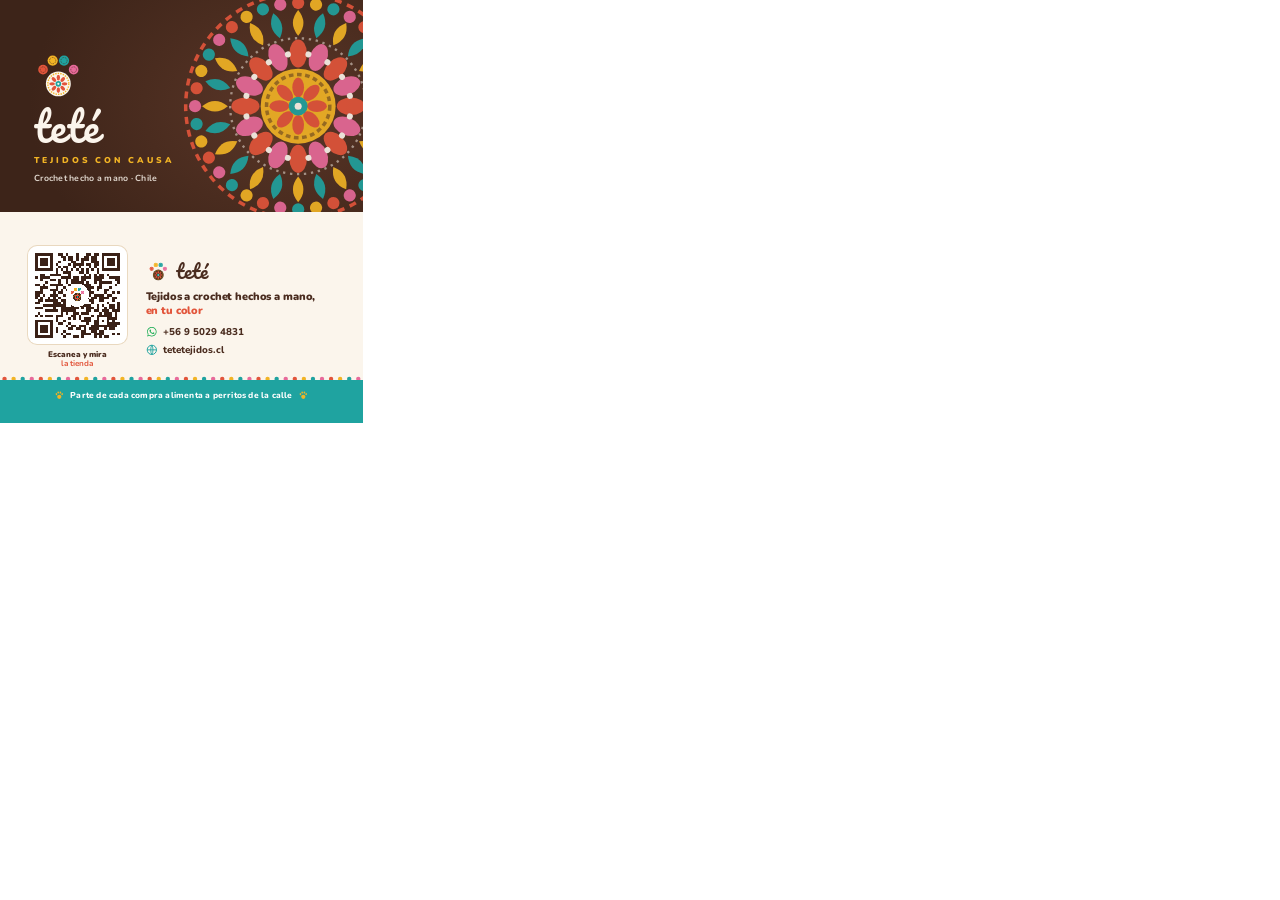
<file: impresion/tarjeta.html>
<!DOCTYPE html><html lang="es"><head><meta charset="UTF-8"><title>Tarjeta Teté</title>
<link rel="stylesheet" href="../css/fonts.css">
<style>
@page { size: 96mm 56mm; margin: 0; }
* { box-sizing: border-box; -webkit-print-color-adjust: exact; print-color-adjust: exact; }
html, body { margin: 0; padding: 0; background: #fff; }
body { font-family: Nunito, sans-serif; color: #4A2C1F; }
.card { width: 96mm; height: 56mm; position: relative; overflow: hidden; page-break-after: always; break-after: page; }
.card:last-child { page-break-after: auto; break-after: auto; }
.i { width: 3.1mm; height: 3.1mm; fill: currentColor; flex: none; }

/* ---------- FRENTE ---------- */
.front { background: radial-gradient(70% 90% at 78% 50%, #5A3628 0%, #4A2C1F 55%, #3D2419 100%); color: #FBF5EC; }
.front .mand { position: absolute; width: 62mm; height: 62mm; right: -14mm; top: -3mm; opacity: .9; }
.front .mand svg { width: 100%; height: 100%; }
.front .mand::after { content: ""; position: absolute; inset: 15mm; border-radius: 50%; background: radial-gradient(closest-side, rgba(74,44,31,.0), rgba(74,44,31,0)); }
.front .brand { position: absolute; left: 9mm; top: 12.5mm; }
.front .ic { width: 15mm; height: 15mm; display: block; margin: 0 0 1mm -1mm; }
.front .word { font-family: Pacifico, cursive; font-size: 30pt; line-height: .9; letter-spacing: .2pt; }
.front .tag { font-weight: 900; font-size: 6.4pt; letter-spacing: 2.2pt; text-transform: uppercase; color: #F2B425; margin-top: 2.6mm; }
.front .hand { position: absolute; left: 9mm; bottom: 7.2mm; font-weight: 700; font-size: 6.6pt; opacity: .85; letter-spacing: .2pt; }

/* ---------- REVERSO ---------- */
.back { background: #FBF5EC; }
.back .grid { position: absolute; left: 7.5mm; top: 7mm; right: 7.5mm; bottom: 12.2mm; display: flex; gap: 5mm; align-items: center; }
.qrbox { flex: none; width: 26mm; text-align: center; }
.qr { width: 26mm; height: 26mm; background: #fff; border-radius: 2.4mm; padding: 1.8mm; box-shadow: 0 0 0 .25mm #E9D8BF; }
.qr svg { width: 100%; height: 100%; display: block; }
.qrcap { font-weight: 900; font-size: 6.1pt; margin-top: 1.4mm; line-height: 1.2; color: #4A2C1F; }
.qrcap b { color: #E2553B; }
.info { flex: 1; min-width: 0; }
.info .mini { display: flex; align-items: center; gap: 1.5mm; margin-bottom: 1.8mm; }
.info .mini .ic { width: 6.5mm; height: 6.5mm; }
.info .mini span { font-family: Pacifico, cursive; font-size: 15pt; line-height: 1; }
.info h2 { margin: 0 0 2.2mm; font-weight: 900; font-size: 8.2pt; line-height: 1.22; letter-spacing: -.1pt; }
.info h2 em { font-style: normal; color: #E2553B; }
.row { display: flex; align-items: center; gap: 1.6mm; font-size: 7.4pt; font-weight: 800; margin-top: 1.3mm; white-space: nowrap; }
.row.wa .i { color: #1EAE57; } .row.web .i { color: #1FA3A0; }
.cause { position: absolute; left: 0; right: 0; bottom: 0; height: 11.4mm; background: #1FA3A0; color: #fff; display: flex; align-items: center; justify-content: center; gap: 1.5mm; font-weight: 800; font-size: 6.4pt; padding-bottom: 3.4mm; letter-spacing: .15pt; }
.cause .i { color: #F2B425; width: 2.8mm; height: 2.8mm; }
.dots { position: absolute; left: 0; right: 0; bottom: 11mm; height: 1.6mm;
  width: 96mm; display: block;
  }

/* guías solo para revisar en pantalla (no se imprimen) */
.guides .card::before { content:""; position:absolute; inset:3mm; outline:.2mm dashed rgba(255,0,0,.8); z-index:9; }
.guides .card::after { content:""; position:absolute; inset:6mm; outline:.2mm dashed rgba(0,160,255,.8); z-index:9; }
</style></head><body>

<section class="card front">
  <div class="mand mandala-deco cause-mandala"></div>
  <div class="brand">
    <svg viewBox="0 0 200 200" class="ic">
 <circle cx="46" cy="80" r="17" fill="#E2553B"/><circle cx="46" cy="80" r="10" fill="none" stroke="#4A2C1F" stroke-width="2.5" stroke-dasharray="3 3"/>
 <circle cx="80" cy="48" r="18" fill="#F2B425"/><circle cx="80" cy="48" r="11" fill="none" stroke="#4A2C1F" stroke-width="2.5" stroke-dasharray="3 3"/>
 <circle cx="120" cy="48" r="18" fill="#1FA3A0"/><circle cx="120" cy="48" r="11" fill="none" stroke="#4A2C1F" stroke-width="2.5" stroke-dasharray="3 3"/>
 <circle cx="154" cy="80" r="17" fill="#E86A9A"/><circle cx="154" cy="80" r="10" fill="none" stroke="#4A2C1F" stroke-width="2.5" stroke-dasharray="3 3"/>
 <circle cx="100" cy="130" r="44" fill="#FBF5EC"/><circle cx="100" cy="130" r="37" fill="none" stroke="#F2B425" stroke-width="5" stroke-dasharray="5 4"/>
 <g fill="#E2553B"><ellipse cx="100" cy="108" rx="6" ry="10" transform="rotate(0 100 130)"/><ellipse cx="100" cy="108" rx="6" ry="10" transform="rotate(45 100 130)"/><ellipse cx="100" cy="108" rx="6" ry="10" transform="rotate(90 100 130)"/><ellipse cx="100" cy="108" rx="6" ry="10" transform="rotate(135 100 130)"/><ellipse cx="100" cy="108" rx="6" ry="10" transform="rotate(180 100 130)"/><ellipse cx="100" cy="108" rx="6" ry="10" transform="rotate(225 100 130)"/><ellipse cx="100" cy="108" rx="6" ry="10" transform="rotate(270 100 130)"/><ellipse cx="100" cy="108" rx="6" ry="10" transform="rotate(315 100 130)"/></g><circle cx="100" cy="130" r="10" fill="#1FA3A0"/><circle cx="100" cy="130" r="4" fill="#FBF5EC"/></svg>
    <div class="word">teté</div>
    <div class="tag">Tejidos con causa</div>
  </div>
  <div class="hand">Crochet hecho a mano · Chile</div>
</section>

<section class="card back">
  <div class="grid">
    <div class="qrbox">
      <div class="qr"><svg viewBox="0 0 33 33" shape-rendering="crispEdges">
        <path d="M0 0h1v1h-1zM1 0h1v1h-1zM2 0h1v1h-1zM3 0h1v1h-1zM4 0h1v1h-1zM5 0h1v1h-1zM6 0h1v1h-1zM9 0h1v1h-1zM10 0h1v1h-1zM12 0h1v1h-1zM16 0h1v1h-1zM20 0h1v1h-1zM21 0h1v1h-1zM23 0h1v1h-1zM24 0h1v1h-1zM26 0h1v1h-1zM27 0h1v1h-1zM28 0h1v1h-1zM29 0h1v1h-1zM30 0h1v1h-1zM31 0h1v1h-1zM32 0h1v1h-1zM0 1h1v1h-1zM6 1h1v1h-1zM10 1h1v1h-1zM11 1h1v1h-1zM13 1h1v1h-1zM14 1h1v1h-1zM16 1h1v1h-1zM19 1h1v1h-1zM20 1h1v1h-1zM22 1h1v1h-1zM23 1h1v1h-1zM26 1h1v1h-1zM32 1h1v1h-1zM0 2h1v1h-1zM2 2h1v1h-1zM3 2h1v1h-1zM4 2h1v1h-1zM6 2h1v1h-1zM11 2h1v1h-1zM13 2h1v1h-1zM14 2h1v1h-1zM16 2h1v1h-1zM18 2h1v1h-1zM19 2h1v1h-1zM20 2h1v1h-1zM22 2h1v1h-1zM23 2h1v1h-1zM26 2h1v1h-1zM28 2h1v1h-1zM29 2h1v1h-1zM30 2h1v1h-1zM32 2h1v1h-1zM0 3h1v1h-1zM2 3h1v1h-1zM3 3h1v1h-1zM4 3h1v1h-1zM6 3h1v1h-1zM9 3h1v1h-1zM14 3h1v1h-1zM15 3h1v1h-1zM18 3h1v1h-1zM22 3h1v1h-1zM23 3h1v1h-1zM24 3h1v1h-1zM26 3h1v1h-1zM28 3h1v1h-1zM29 3h1v1h-1zM30 3h1v1h-1zM32 3h1v1h-1zM0 4h1v1h-1zM2 4h1v1h-1zM3 4h1v1h-1zM4 4h1v1h-1zM6 4h1v1h-1zM8 4h1v1h-1zM13 4h1v1h-1zM15 4h1v1h-1zM16 4h1v1h-1zM17 4h1v1h-1zM18 4h1v1h-1zM20 4h1v1h-1zM21 4h1v1h-1zM23 4h1v1h-1zM24 4h1v1h-1zM26 4h1v1h-1zM28 4h1v1h-1zM29 4h1v1h-1zM30 4h1v1h-1zM32 4h1v1h-1zM0 5h1v1h-1zM6 5h1v1h-1zM9 5h1v1h-1zM11 5h1v1h-1zM12 5h1v1h-1zM15 5h1v1h-1zM17 5h1v1h-1zM21 5h1v1h-1zM23 5h1v1h-1zM26 5h1v1h-1zM32 5h1v1h-1zM0 6h1v1h-1zM1 6h1v1h-1zM2 6h1v1h-1zM3 6h1v1h-1zM4 6h1v1h-1zM5 6h1v1h-1zM6 6h1v1h-1zM8 6h1v1h-1zM10 6h1v1h-1zM12 6h1v1h-1zM14 6h1v1h-1zM16 6h1v1h-1zM18 6h1v1h-1zM20 6h1v1h-1zM22 6h1v1h-1zM24 6h1v1h-1zM26 6h1v1h-1zM27 6h1v1h-1zM28 6h1v1h-1zM29 6h1v1h-1zM30 6h1v1h-1zM31 6h1v1h-1zM32 6h1v1h-1zM8 7h1v1h-1zM11 7h1v1h-1zM12 7h1v1h-1zM13 7h1v1h-1zM17 7h1v1h-1zM18 7h1v1h-1zM20 7h1v1h-1zM24 7h1v1h-1zM2 8h1v1h-1zM3 8h1v1h-1zM6 8h1v1h-1zM7 8h1v1h-1zM8 8h1v1h-1zM9 8h1v1h-1zM13 8h1v1h-1zM19 8h1v1h-1zM21 8h1v1h-1zM23 8h1v1h-1zM25 8h1v1h-1zM26 8h1v1h-1zM28 8h1v1h-1zM0 9h1v1h-1zM2 9h1v1h-1zM3 9h1v1h-1zM4 9h1v1h-1zM5 9h1v1h-1zM10 9h1v1h-1zM11 9h1v1h-1zM12 9h1v1h-1zM13 9h1v1h-1zM15 9h1v1h-1zM16 9h1v1h-1zM18 9h1v1h-1zM19 9h1v1h-1zM20 9h1v1h-1zM21 9h1v1h-1zM23 9h1v1h-1zM24 9h1v1h-1zM25 9h1v1h-1zM26 9h1v1h-1zM29 9h1v1h-1zM30 9h1v1h-1zM31 9h1v1h-1zM32 9h1v1h-1zM2 10h1v1h-1zM6 10h1v1h-1zM7 10h1v1h-1zM9 10h1v1h-1zM12 10h1v1h-1zM14 10h1v1h-1zM15 10h1v1h-1zM16 10h1v1h-1zM18 10h1v1h-1zM19 10h1v1h-1zM23 10h1v1h-1zM24 10h1v1h-1zM25 10h1v1h-1zM31 10h1v1h-1zM32 10h1v1h-1zM4 11h1v1h-1zM9 11h1v1h-1zM12 11h1v1h-1zM14 11h1v1h-1zM15 11h1v1h-1zM16 11h1v1h-1zM17 11h1v1h-1zM18 11h1v1h-1zM20 11h1v1h-1zM23 11h1v1h-1zM25 11h1v1h-1zM26 11h1v1h-1zM27 11h1v1h-1zM28 11h1v1h-1zM29 11h1v1h-1zM32 11h1v1h-1zM0 12h1v1h-1zM1 12h1v1h-1zM3 12h1v1h-1zM6 12h1v1h-1zM7 12h1v1h-1zM8 12h1v1h-1zM9 12h1v1h-1zM10 12h1v1h-1zM13 12h1v1h-1zM15 12h1v1h-1zM16 12h1v1h-1zM18 12h1v1h-1zM19 12h1v1h-1zM20 12h1v1h-1zM21 12h1v1h-1zM25 12h1v1h-1zM31 12h1v1h-1zM2 13h1v1h-1zM3 13h1v1h-1zM4 13h1v1h-1zM8 13h1v1h-1zM11 13h1v1h-1zM15 13h1v1h-1zM16 13h1v1h-1zM19 13h1v1h-1zM20 13h1v1h-1zM21 13h1v1h-1zM22 13h1v1h-1zM24 13h1v1h-1zM25 13h1v1h-1zM29 13h1v1h-1zM2 14h1v1h-1zM6 14h1v1h-1zM7 14h1v1h-1zM8 14h1v1h-1zM10 14h1v1h-1zM12 14h1v1h-1zM14 14h1v1h-1zM18 14h1v1h-1zM20 14h1v1h-1zM21 14h1v1h-1zM24 14h1v1h-1zM27 14h1v1h-1zM28 14h1v1h-1zM0 15h1v1h-1zM1 15h1v1h-1zM2 15h1v1h-1zM7 15h1v1h-1zM9 15h1v1h-1zM10 15h1v1h-1zM12 15h1v1h-1zM13 15h1v1h-1zM14 15h1v1h-1zM16 15h1v1h-1zM18 15h1v1h-1zM19 15h1v1h-1zM21 15h1v1h-1zM22 15h1v1h-1zM27 15h1v1h-1zM30 15h1v1h-1zM32 15h1v1h-1zM0 16h1v1h-1zM1 16h1v1h-1zM3 16h1v1h-1zM6 16h1v1h-1zM7 16h1v1h-1zM8 16h1v1h-1zM11 16h1v1h-1zM13 16h1v1h-1zM15 16h1v1h-1zM16 16h1v1h-1zM19 16h1v1h-1zM20 16h1v1h-1zM21 16h1v1h-1zM23 16h1v1h-1zM24 16h1v1h-1zM25 16h1v1h-1zM26 16h1v1h-1zM28 16h1v1h-1zM29 16h1v1h-1zM0 17h1v1h-1zM2 17h1v1h-1zM5 17h1v1h-1zM7 17h1v1h-1zM9 17h1v1h-1zM15 17h1v1h-1zM17 17h1v1h-1zM18 17h1v1h-1zM20 17h1v1h-1zM22 17h1v1h-1zM23 17h1v1h-1zM25 17h1v1h-1zM26 17h1v1h-1zM27 17h1v1h-1zM28 17h1v1h-1zM30 17h1v1h-1zM31 17h1v1h-1zM1 18h1v1h-1zM2 18h1v1h-1zM4 18h1v1h-1zM5 18h1v1h-1zM6 18h1v1h-1zM7 18h1v1h-1zM8 18h1v1h-1zM10 18h1v1h-1zM11 18h1v1h-1zM13 18h1v1h-1zM14 18h1v1h-1zM19 18h1v1h-1zM21 18h1v1h-1zM22 18h1v1h-1zM25 18h1v1h-1zM26 18h1v1h-1zM30 18h1v1h-1zM0 19h1v1h-1zM1 19h1v1h-1zM7 19h1v1h-1zM8 19h1v1h-1zM9 19h1v1h-1zM11 19h1v1h-1zM16 19h1v1h-1zM18 19h1v1h-1zM22 19h1v1h-1zM28 19h1v1h-1zM32 19h1v1h-1zM3 20h1v1h-1zM4 20h1v1h-1zM5 20h1v1h-1zM6 20h1v1h-1zM7 20h1v1h-1zM8 20h1v1h-1zM9 20h1v1h-1zM10 20h1v1h-1zM11 20h1v1h-1zM14 20h1v1h-1zM15 20h1v1h-1zM16 20h1v1h-1zM17 20h1v1h-1zM18 20h1v1h-1zM19 20h1v1h-1zM20 20h1v1h-1zM21 20h1v1h-1zM24 20h1v1h-1zM26 20h1v1h-1zM29 20h1v1h-1zM30 20h1v1h-1zM32 20h1v1h-1zM0 21h1v1h-1zM1 21h1v1h-1zM2 21h1v1h-1zM7 21h1v1h-1zM10 21h1v1h-1zM11 21h1v1h-1zM12 21h1v1h-1zM13 21h1v1h-1zM14 21h1v1h-1zM15 21h1v1h-1zM16 21h1v1h-1zM18 21h1v1h-1zM20 21h1v1h-1zM21 21h1v1h-1zM22 21h1v1h-1zM24 21h1v1h-1zM27 21h1v1h-1zM29 21h1v1h-1zM30 21h1v1h-1zM32 21h1v1h-1zM4 22h1v1h-1zM5 22h1v1h-1zM6 22h1v1h-1zM7 22h1v1h-1zM8 22h1v1h-1zM10 22h1v1h-1zM11 22h1v1h-1zM12 22h1v1h-1zM13 22h1v1h-1zM14 22h1v1h-1zM15 22h1v1h-1zM20 22h1v1h-1zM21 22h1v1h-1zM23 22h1v1h-1zM24 22h1v1h-1zM26 22h1v1h-1zM27 22h1v1h-1zM28 22h1v1h-1zM30 22h1v1h-1zM31 22h1v1h-1zM32 22h1v1h-1zM1 23h1v1h-1zM10 23h1v1h-1zM12 23h1v1h-1zM15 23h1v1h-1zM16 23h1v1h-1zM18 23h1v1h-1zM19 23h1v1h-1zM20 23h1v1h-1zM25 23h1v1h-1zM27 23h1v1h-1zM28 23h1v1h-1zM29 23h1v1h-1zM31 23h1v1h-1zM0 24h1v1h-1zM2 24h1v1h-1zM4 24h1v1h-1zM5 24h1v1h-1zM6 24h1v1h-1zM8 24h1v1h-1zM9 24h1v1h-1zM10 24h1v1h-1zM14 24h1v1h-1zM15 24h1v1h-1zM17 24h1v1h-1zM22 24h1v1h-1zM24 24h1v1h-1zM25 24h1v1h-1zM26 24h1v1h-1zM27 24h1v1h-1zM28 24h1v1h-1zM29 24h1v1h-1zM31 24h1v1h-1zM8 25h1v1h-1zM13 25h1v1h-1zM15 25h1v1h-1zM17 25h1v1h-1zM19 25h1v1h-1zM20 25h1v1h-1zM21 25h1v1h-1zM24 25h1v1h-1zM28 25h1v1h-1zM29 25h1v1h-1zM30 25h1v1h-1zM31 25h1v1h-1zM0 26h1v1h-1zM1 26h1v1h-1zM2 26h1v1h-1zM3 26h1v1h-1zM4 26h1v1h-1zM5 26h1v1h-1zM6 26h1v1h-1zM8 26h1v1h-1zM11 26h1v1h-1zM18 26h1v1h-1zM19 26h1v1h-1zM20 26h1v1h-1zM21 26h1v1h-1zM23 26h1v1h-1zM24 26h1v1h-1zM26 26h1v1h-1zM28 26h1v1h-1zM30 26h1v1h-1zM0 27h1v1h-1zM6 27h1v1h-1zM9 27h1v1h-1zM10 27h1v1h-1zM13 27h1v1h-1zM20 27h1v1h-1zM23 27h1v1h-1zM24 27h1v1h-1zM28 27h1v1h-1zM29 27h1v1h-1zM30 27h1v1h-1zM31 27h1v1h-1zM32 27h1v1h-1zM0 28h1v1h-1zM2 28h1v1h-1zM3 28h1v1h-1zM4 28h1v1h-1zM6 28h1v1h-1zM12 28h1v1h-1zM14 28h1v1h-1zM15 28h1v1h-1zM17 28h1v1h-1zM18 28h1v1h-1zM19 28h1v1h-1zM22 28h1v1h-1zM23 28h1v1h-1zM24 28h1v1h-1zM25 28h1v1h-1zM26 28h1v1h-1zM27 28h1v1h-1zM28 28h1v1h-1zM29 28h1v1h-1zM30 28h1v1h-1zM31 28h1v1h-1zM0 29h1v1h-1zM2 29h1v1h-1zM3 29h1v1h-1zM4 29h1v1h-1zM6 29h1v1h-1zM8 29h1v1h-1zM13 29h1v1h-1zM14 29h1v1h-1zM16 29h1v1h-1zM17 29h1v1h-1zM19 29h1v1h-1zM21 29h1v1h-1zM22 29h1v1h-1zM23 29h1v1h-1zM24 29h1v1h-1zM27 29h1v1h-1zM29 29h1v1h-1zM30 29h1v1h-1zM0 30h1v1h-1zM2 30h1v1h-1zM3 30h1v1h-1zM4 30h1v1h-1zM6 30h1v1h-1zM8 30h1v1h-1zM11 30h1v1h-1zM18 30h1v1h-1zM19 30h1v1h-1zM22 30h1v1h-1zM23 30h1v1h-1zM25 30h1v1h-1zM26 30h1v1h-1zM0 31h1v1h-1zM6 31h1v1h-1zM10 31h1v1h-1zM12 31h1v1h-1zM13 31h1v1h-1zM18 31h1v1h-1zM19 31h1v1h-1zM20 31h1v1h-1zM21 31h1v1h-1zM23 31h1v1h-1zM24 31h1v1h-1zM25 31h1v1h-1zM26 31h1v1h-1zM30 31h1v1h-1zM32 31h1v1h-1zM0 32h1v1h-1zM1 32h1v1h-1zM2 32h1v1h-1zM3 32h1v1h-1zM4 32h1v1h-1zM5 32h1v1h-1zM6 32h1v1h-1zM11 32h1v1h-1zM15 32h1v1h-1zM16 32h1v1h-1zM18 32h1v1h-1zM23 32h1v1h-1zM25 32h1v1h-1zM27 32h1v1h-1zM28 32h1v1h-1z" fill="#3A2117"/>
        <circle cx="16.5" cy="16.5" r="4.53" fill="#fff"/>
        <g transform="translate(12.87 12.43) scale(0.0363)">
 <circle cx="46" cy="80" r="17" fill="#E2553B"/><circle cx="46" cy="80" r="10" fill="none" stroke="#FBF5EC" stroke-width="2.5" stroke-dasharray="3 3"/>
 <circle cx="80" cy="48" r="18" fill="#F2B425"/><circle cx="80" cy="48" r="11" fill="none" stroke="#FBF5EC" stroke-width="2.5" stroke-dasharray="3 3"/>
 <circle cx="120" cy="48" r="18" fill="#1FA3A0"/><circle cx="120" cy="48" r="11" fill="none" stroke="#FBF5EC" stroke-width="2.5" stroke-dasharray="3 3"/>
 <circle cx="154" cy="80" r="17" fill="#E86A9A"/><circle cx="154" cy="80" r="10" fill="none" stroke="#FBF5EC" stroke-width="2.5" stroke-dasharray="3 3"/>
 <circle cx="100" cy="130" r="44" fill="#4A2C1F"/><circle cx="100" cy="130" r="37" fill="none" stroke="#F2B425" stroke-width="5" stroke-dasharray="5 4"/>
 <g fill="#E2553B"><ellipse cx="100" cy="108" rx="6" ry="10" transform="rotate(0 100 130)"/><ellipse cx="100" cy="108" rx="6" ry="10" transform="rotate(45 100 130)"/><ellipse cx="100" cy="108" rx="6" ry="10" transform="rotate(90 100 130)"/><ellipse cx="100" cy="108" rx="6" ry="10" transform="rotate(135 100 130)"/><ellipse cx="100" cy="108" rx="6" ry="10" transform="rotate(180 100 130)"/><ellipse cx="100" cy="108" rx="6" ry="10" transform="rotate(225 100 130)"/><ellipse cx="100" cy="108" rx="6" ry="10" transform="rotate(270 100 130)"/><ellipse cx="100" cy="108" rx="6" ry="10" transform="rotate(315 100 130)"/></g><circle cx="100" cy="130" r="10" fill="#1FA3A0"/><circle cx="100" cy="130" r="4" fill="#FBF5EC"/></g>
      </svg></div>
      <div class="qrcap">Escanea y mira<br><b>la tienda</b></div>
    </div>
    <div class="info">
      <div class="mini"><svg viewBox="0 0 200 200" class="ic">
 <circle cx="46" cy="80" r="17" fill="#E2553B"/><circle cx="46" cy="80" r="10" fill="none" stroke="#FBF5EC" stroke-width="2.5" stroke-dasharray="3 3"/>
 <circle cx="80" cy="48" r="18" fill="#F2B425"/><circle cx="80" cy="48" r="11" fill="none" stroke="#FBF5EC" stroke-width="2.5" stroke-dasharray="3 3"/>
 <circle cx="120" cy="48" r="18" fill="#1FA3A0"/><circle cx="120" cy="48" r="11" fill="none" stroke="#FBF5EC" stroke-width="2.5" stroke-dasharray="3 3"/>
 <circle cx="154" cy="80" r="17" fill="#E86A9A"/><circle cx="154" cy="80" r="10" fill="none" stroke="#FBF5EC" stroke-width="2.5" stroke-dasharray="3 3"/>
 <circle cx="100" cy="130" r="44" fill="#4A2C1F"/><circle cx="100" cy="130" r="37" fill="none" stroke="#F2B425" stroke-width="5" stroke-dasharray="5 4"/>
 <g fill="#E2553B"><ellipse cx="100" cy="108" rx="6" ry="10" transform="rotate(0 100 130)"/><ellipse cx="100" cy="108" rx="6" ry="10" transform="rotate(45 100 130)"/><ellipse cx="100" cy="108" rx="6" ry="10" transform="rotate(90 100 130)"/><ellipse cx="100" cy="108" rx="6" ry="10" transform="rotate(135 100 130)"/><ellipse cx="100" cy="108" rx="6" ry="10" transform="rotate(180 100 130)"/><ellipse cx="100" cy="108" rx="6" ry="10" transform="rotate(225 100 130)"/><ellipse cx="100" cy="108" rx="6" ry="10" transform="rotate(270 100 130)"/><ellipse cx="100" cy="108" rx="6" ry="10" transform="rotate(315 100 130)"/></g><circle cx="100" cy="130" r="10" fill="#1FA3A0"/><circle cx="100" cy="130" r="4" fill="#FBF5EC"/></svg><span>teté</span></div>
      <h2>Tejidos a crochet hechos a mano, <em>en&nbsp;tu&nbsp;color</em></h2>
      <div class="row wa"><svg viewBox="0 0 32 32" class="i"><path d="M16 3C8.8 3 3 8.7 3 15.8c0 2.5.7 4.9 2 7L3 29l6.4-2c2 1.1 4.3 1.7 6.6 1.7 7.2 0 13-5.7 13-12.8S23.2 3 16 3zm0 23.4c-2.1 0-4.1-.6-5.9-1.7l-.4-.3-3.8 1.2 1.2-3.7-.3-.4c-1.2-1.8-1.8-3.8-1.8-5.9C5 9.9 9.9 5.1 16 5.1s11 4.8 11 10.7-4.9 10.6-11 10.6zm6-7.9c-.3-.2-1.9-1-2.2-1.1-.3-.1-.5-.2-.7.2-.2.3-.8 1.1-1 1.3-.2.2-.4.2-.7.1-.3-.2-1.4-.5-2.6-1.6-1-.9-1.6-1.9-1.8-2.2-.2-.3 0-.5.1-.7l.5-.6c.2-.2.2-.3.3-.6.1-.2 0-.4 0-.6l-1-2.4c-.3-.6-.5-.5-.7-.5h-.6c-.2 0-.6.1-.9.4-.3.3-1.2 1.1-1.2 2.7s1.2 3.1 1.4 3.3c.2.2 2.3 3.6 5.7 4.9 2.8 1.1 3.4.9 4 .8.6-.1 1.9-.8 2.2-1.5.3-.7.3-1.4.2-1.5-.1-.2-.3-.3-.6-.4z"/></svg><span>+56 9 5029 4831</span></div>
      <div class="row web"><svg viewBox="0 0 24 24" class="i"><circle cx="12" cy="12" r="9.5" fill="none" stroke="currentColor" stroke-width="2"/><path d="M2.5 12h19M12 2.5c3 3 3 16 0 19M12 2.5c-3 3-3 16 0 19" fill="none" stroke="currentColor" stroke-width="1.8"/></svg><span>tetetejidos.cl</span></div>
    </div>
  </div>
  <svg class="dots" viewBox="0 0 96 1.6" preserveAspectRatio="none"><circle cx="1.20" cy=".8" r=".58" fill="#E2553B"/><circle cx="3.60" cy=".8" r=".58" fill="#F2B425"/><circle cx="6.00" cy=".8" r=".58" fill="#1FA3A0"/><circle cx="8.40" cy=".8" r=".58" fill="#E86A9A"/><circle cx="10.80" cy=".8" r=".58" fill="#E2553B"/><circle cx="13.20" cy=".8" r=".58" fill="#F2B425"/><circle cx="15.60" cy=".8" r=".58" fill="#1FA3A0"/><circle cx="18.00" cy=".8" r=".58" fill="#E86A9A"/><circle cx="20.40" cy=".8" r=".58" fill="#E2553B"/><circle cx="22.80" cy=".8" r=".58" fill="#F2B425"/><circle cx="25.20" cy=".8" r=".58" fill="#1FA3A0"/><circle cx="27.60" cy=".8" r=".58" fill="#E86A9A"/><circle cx="30.00" cy=".8" r=".58" fill="#E2553B"/><circle cx="32.40" cy=".8" r=".58" fill="#F2B425"/><circle cx="34.80" cy=".8" r=".58" fill="#1FA3A0"/><circle cx="37.20" cy=".8" r=".58" fill="#E86A9A"/><circle cx="39.60" cy=".8" r=".58" fill="#E2553B"/><circle cx="42.00" cy=".8" r=".58" fill="#F2B425"/><circle cx="44.40" cy=".8" r=".58" fill="#1FA3A0"/><circle cx="46.80" cy=".8" r=".58" fill="#E86A9A"/><circle cx="49.20" cy=".8" r=".58" fill="#E2553B"/><circle cx="51.60" cy=".8" r=".58" fill="#F2B425"/><circle cx="54.00" cy=".8" r=".58" fill="#1FA3A0"/><circle cx="56.40" cy=".8" r=".58" fill="#E86A9A"/><circle cx="58.80" cy=".8" r=".58" fill="#E2553B"/><circle cx="61.20" cy=".8" r=".58" fill="#F2B425"/><circle cx="63.60" cy=".8" r=".58" fill="#1FA3A0"/><circle cx="66.00" cy=".8" r=".58" fill="#E86A9A"/><circle cx="68.40" cy=".8" r=".58" fill="#E2553B"/><circle cx="70.80" cy=".8" r=".58" fill="#F2B425"/><circle cx="73.20" cy=".8" r=".58" fill="#1FA3A0"/><circle cx="75.60" cy=".8" r=".58" fill="#E86A9A"/><circle cx="78.00" cy=".8" r=".58" fill="#E2553B"/><circle cx="80.40" cy=".8" r=".58" fill="#F2B425"/><circle cx="82.80" cy=".8" r=".58" fill="#1FA3A0"/><circle cx="85.20" cy=".8" r=".58" fill="#E86A9A"/><circle cx="87.60" cy=".8" r=".58" fill="#E2553B"/><circle cx="90.00" cy=".8" r=".58" fill="#F2B425"/><circle cx="92.40" cy=".8" r=".58" fill="#1FA3A0"/><circle cx="94.80" cy=".8" r=".58" fill="#E86A9A"/></svg>
  <div class="cause"><svg viewBox="0 0 200 200" class="i"><ellipse cx="46" cy="78" rx="15" ry="19" transform="rotate(-25 46 78)"/><ellipse cx="79" cy="48" rx="16" ry="21"/><ellipse cx="121" cy="48" rx="16" ry="21"/><ellipse cx="154" cy="78" rx="15" ry="19" transform="rotate(25 154 78)"/><circle cx="100" cy="128" r="40"/></svg>Parte de cada compra alimenta a perritos de la calle<svg viewBox="0 0 200 200" class="i"><ellipse cx="46" cy="78" rx="15" ry="19" transform="rotate(-25 46 78)"/><ellipse cx="79" cy="48" rx="16" ry="21"/><ellipse cx="121" cy="48" rx="16" ry="21"/><ellipse cx="154" cy="78" rx="15" ry="19" transform="rotate(25 154 78)"/><circle cx="100" cy="128" r="40"/></svg></div>
</section>

<script src="../js/mandala.js"></script>
<style>.mandala-deco svg{animation:none!important}</style>
</body></html>
</file>
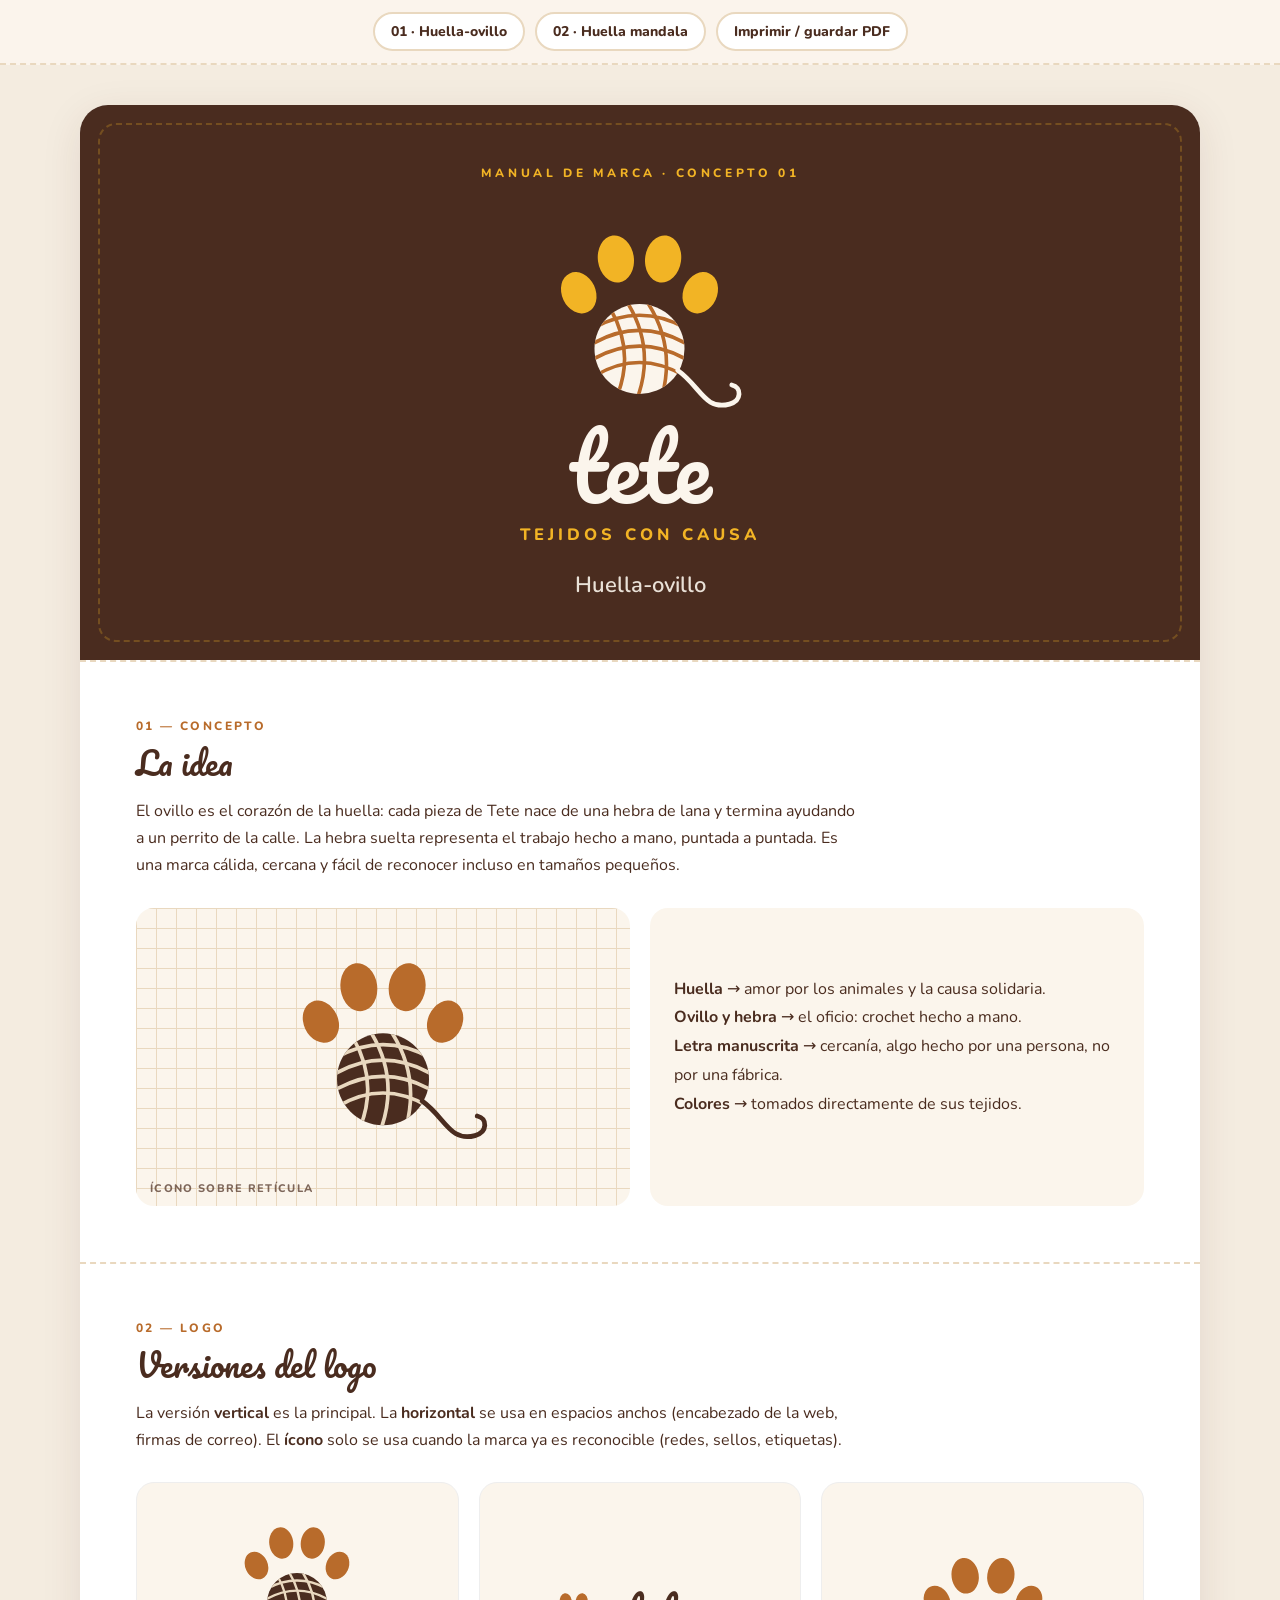
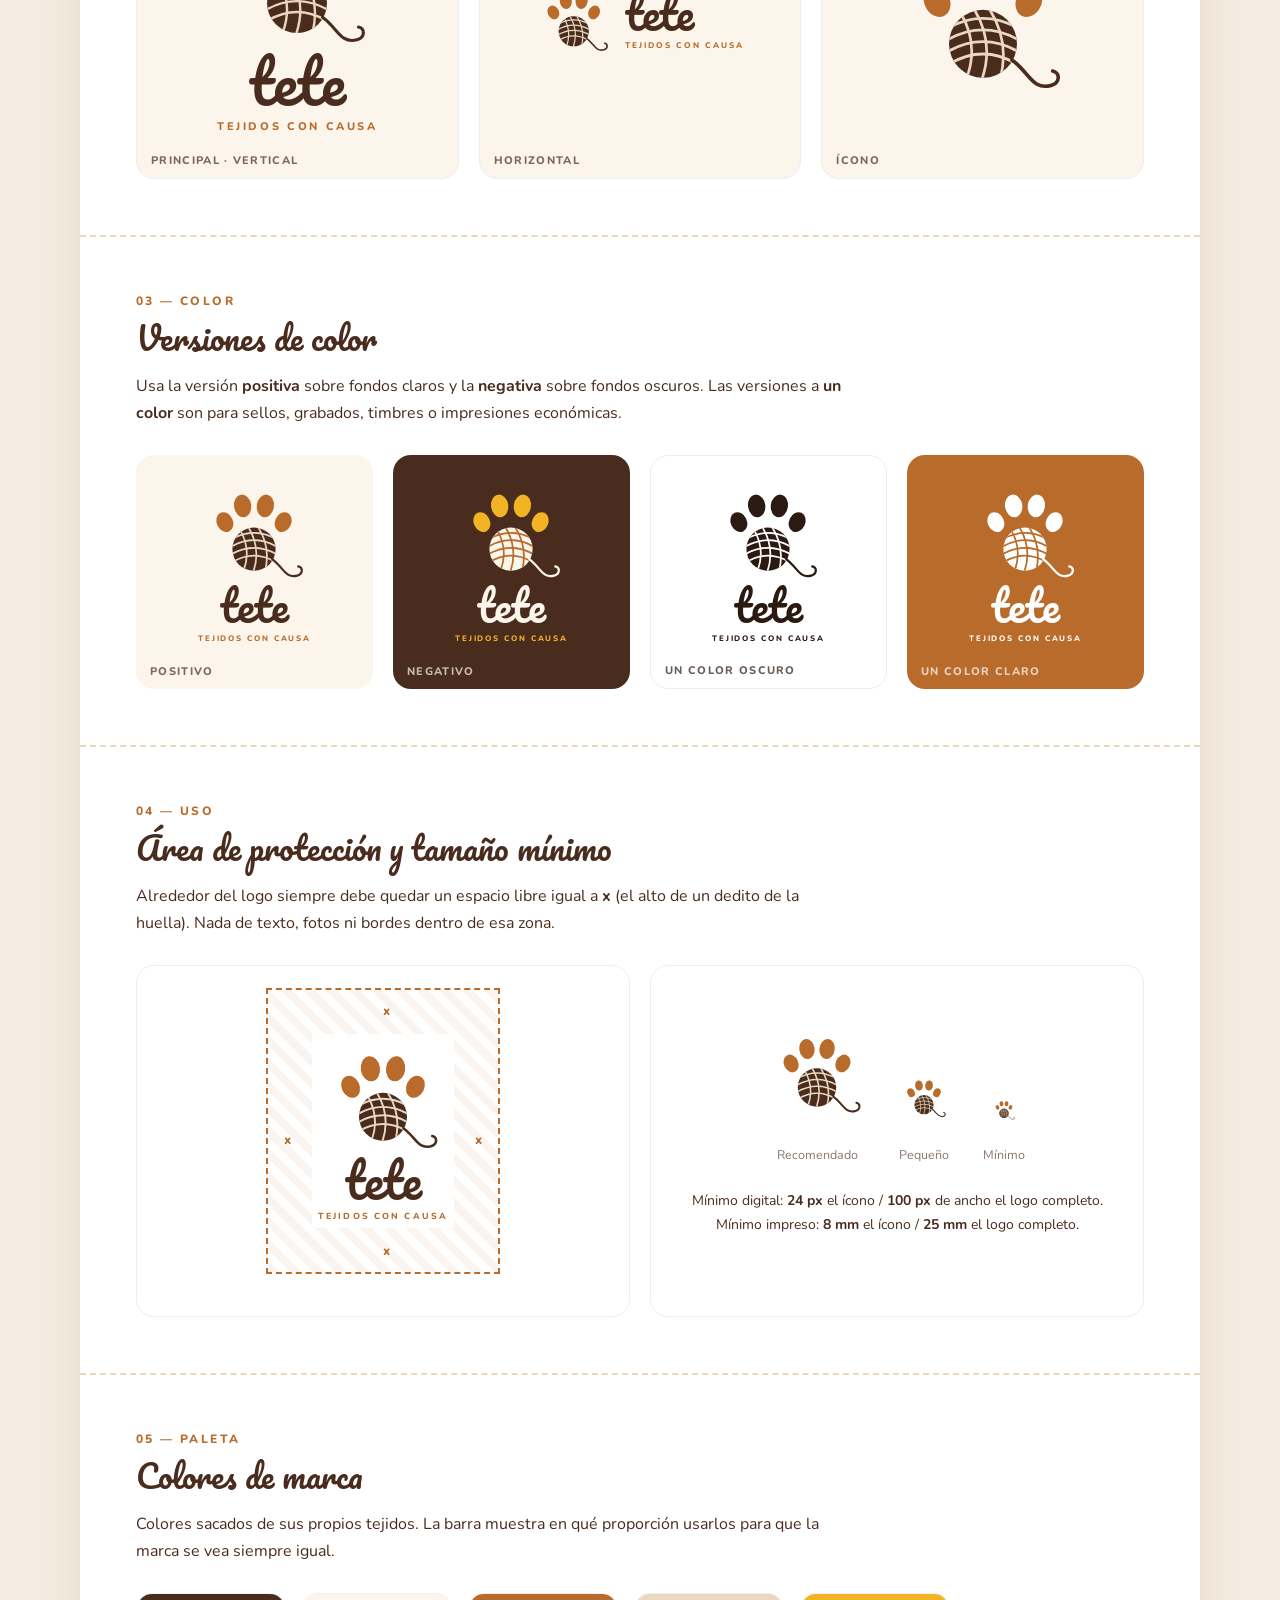
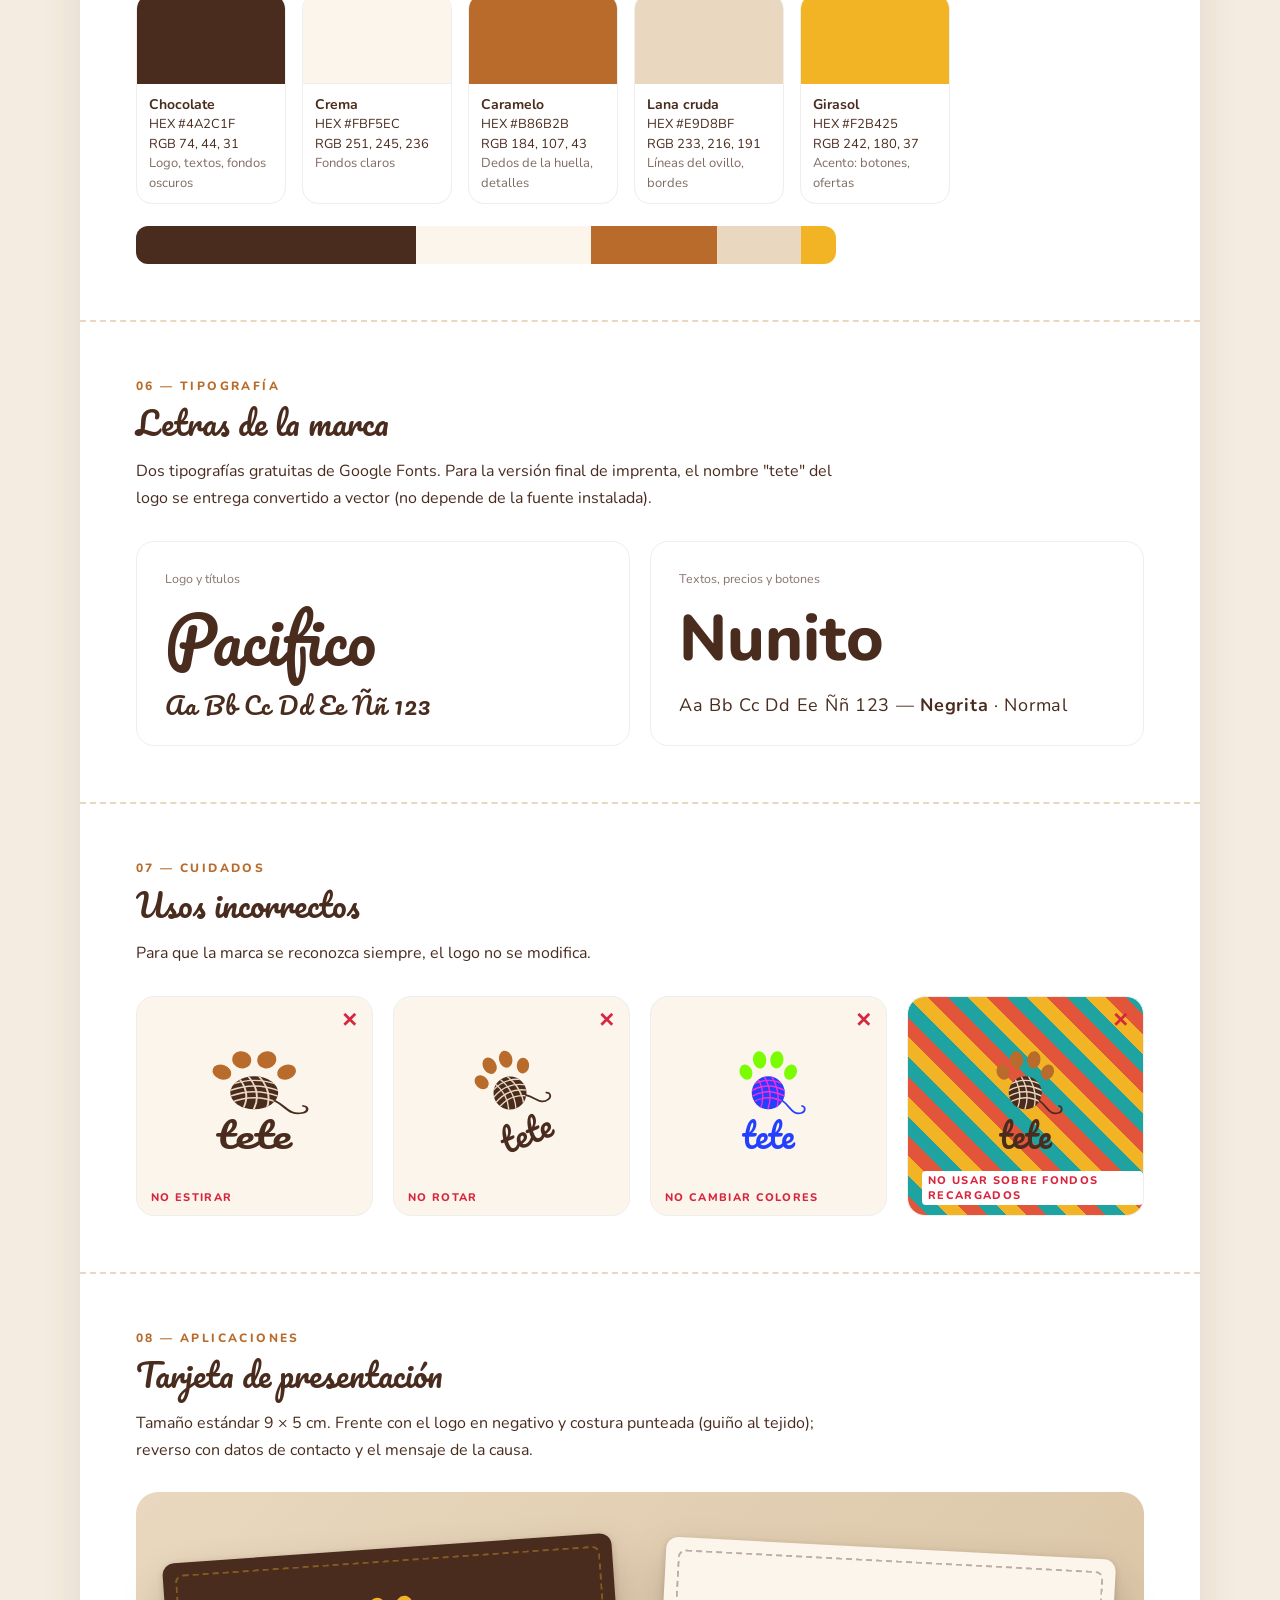
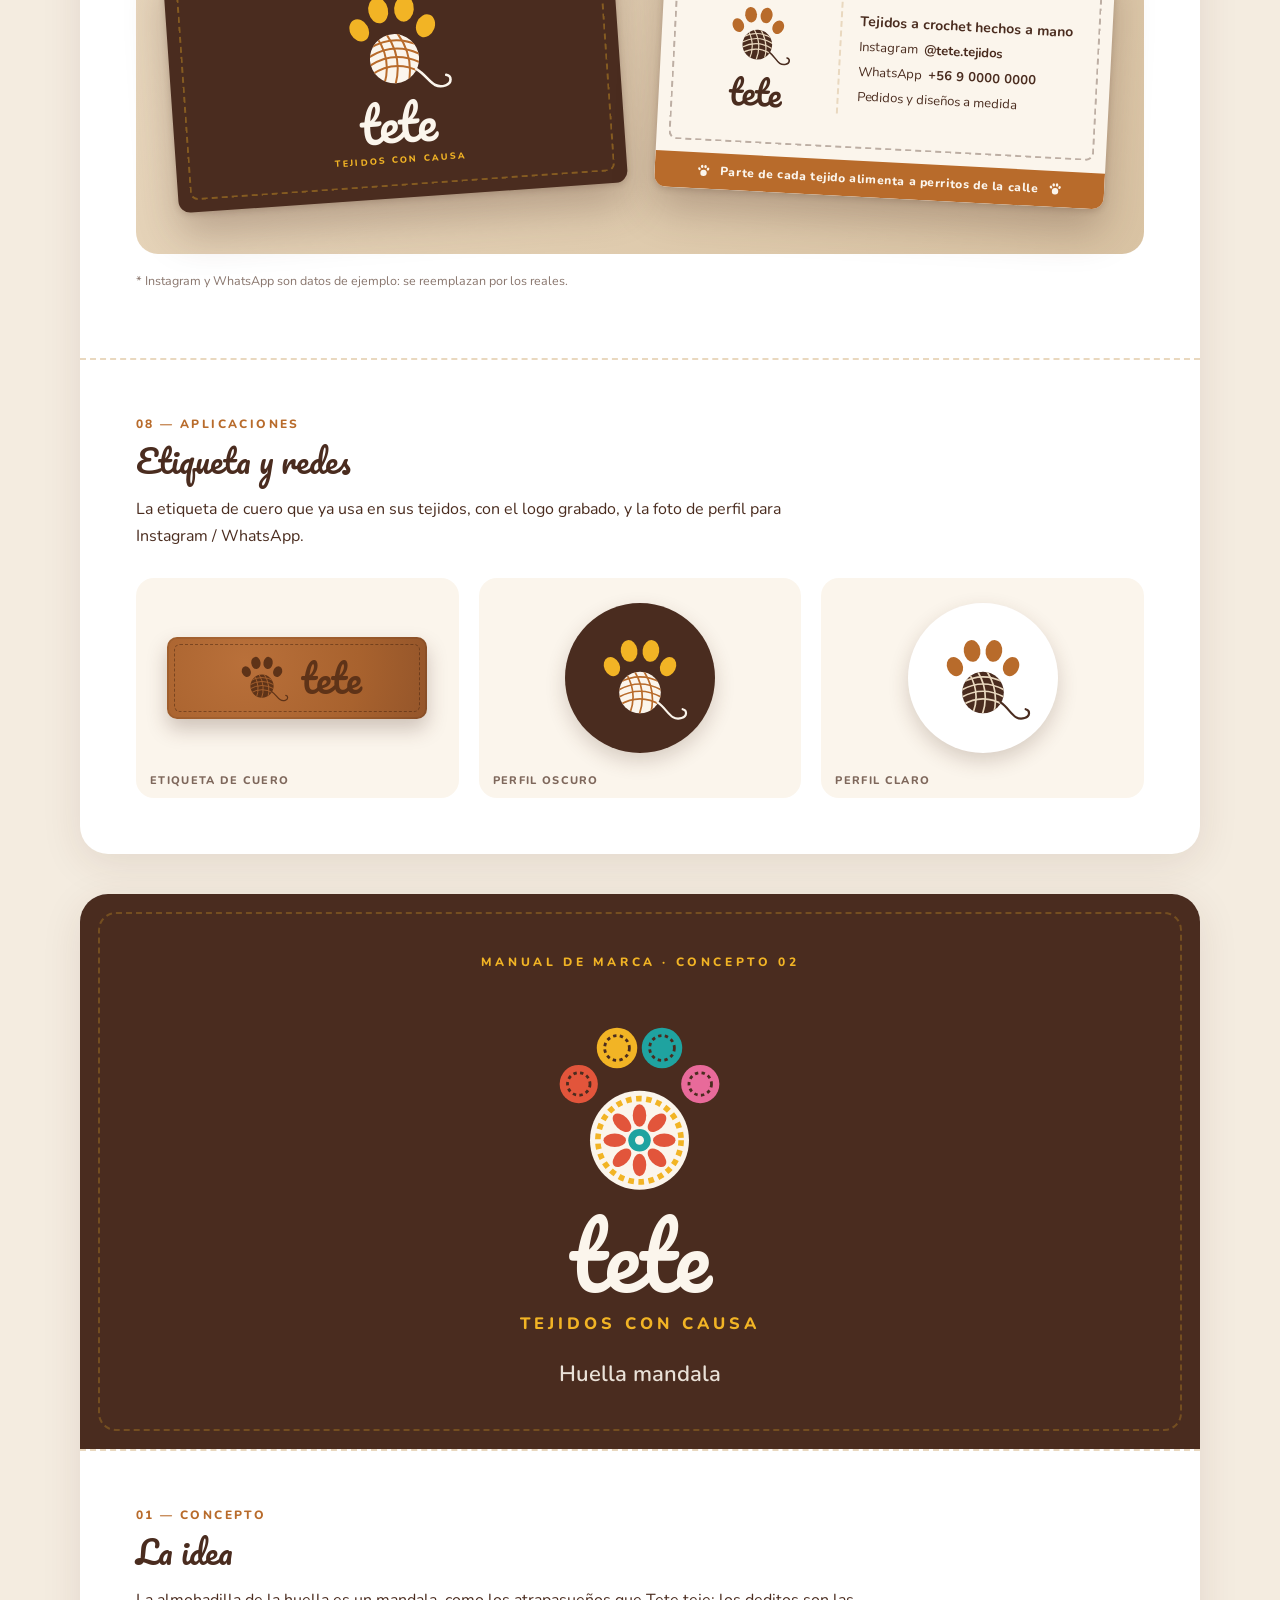
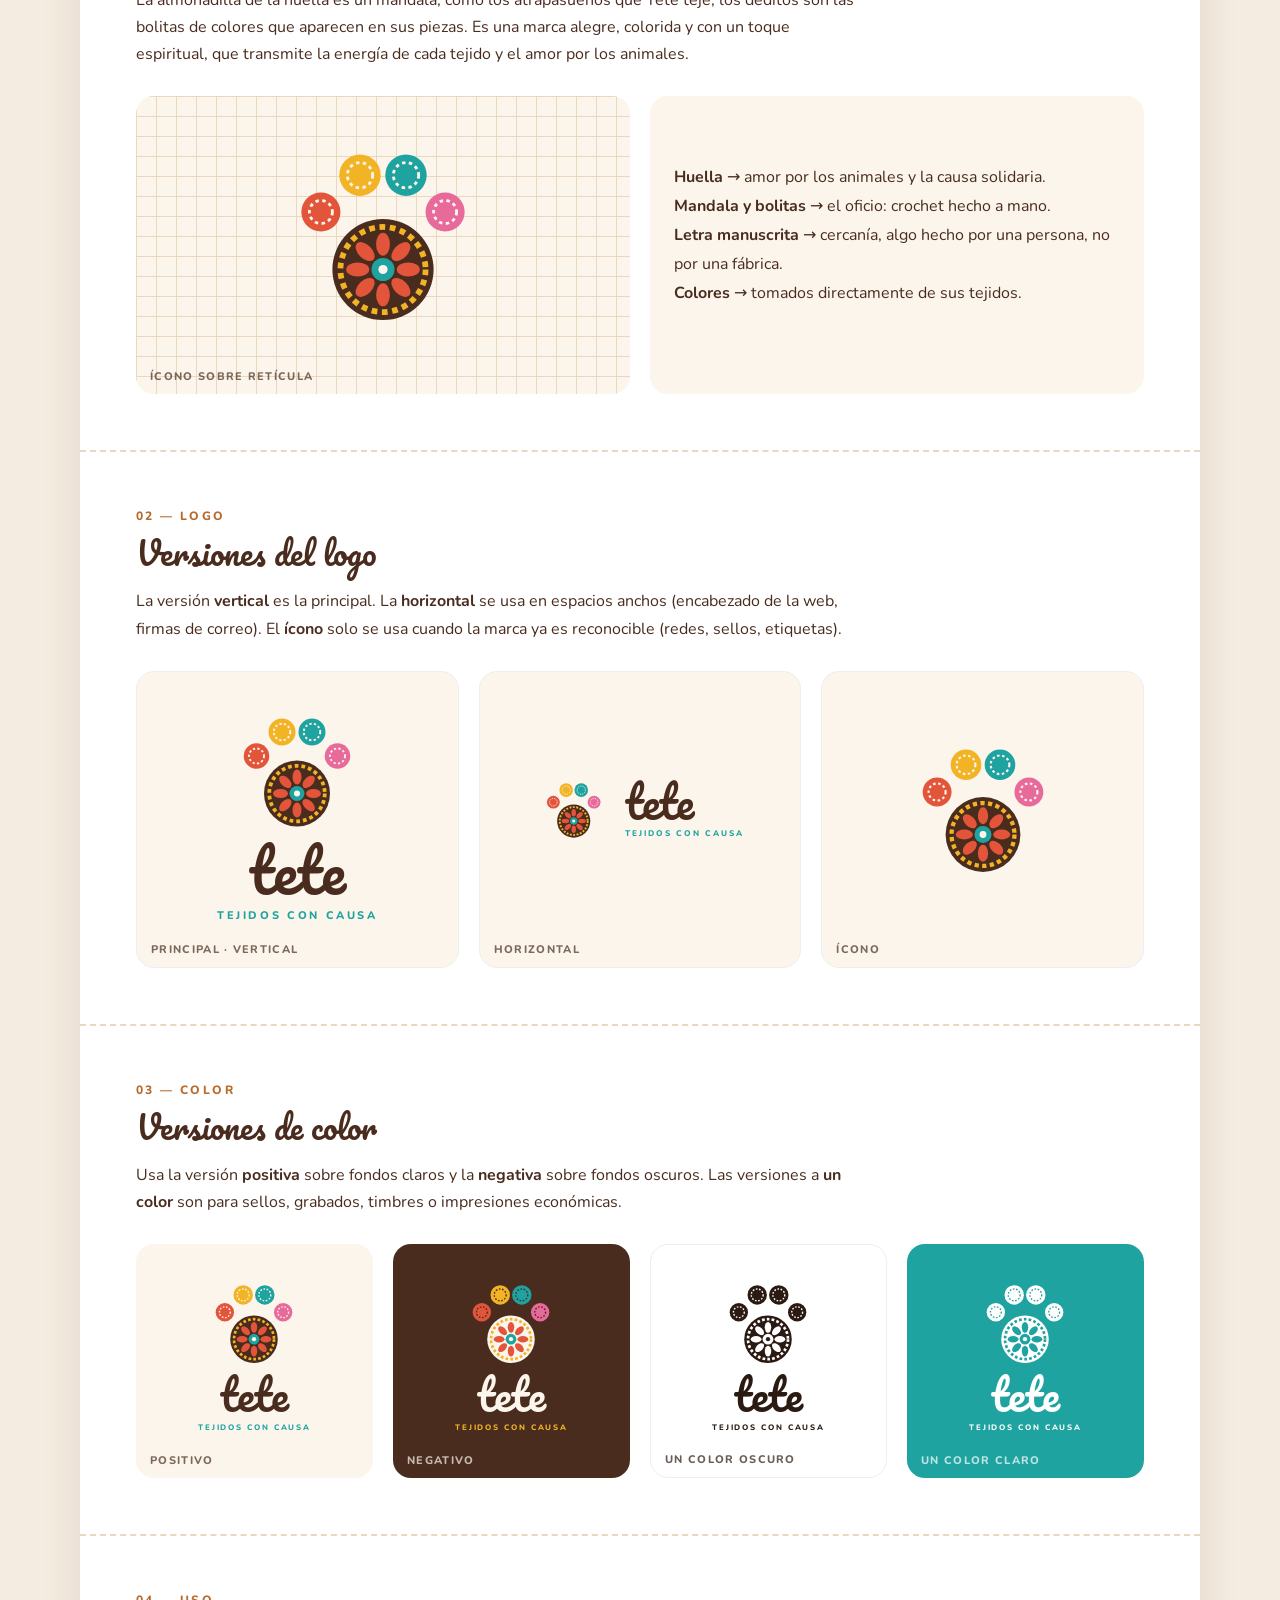
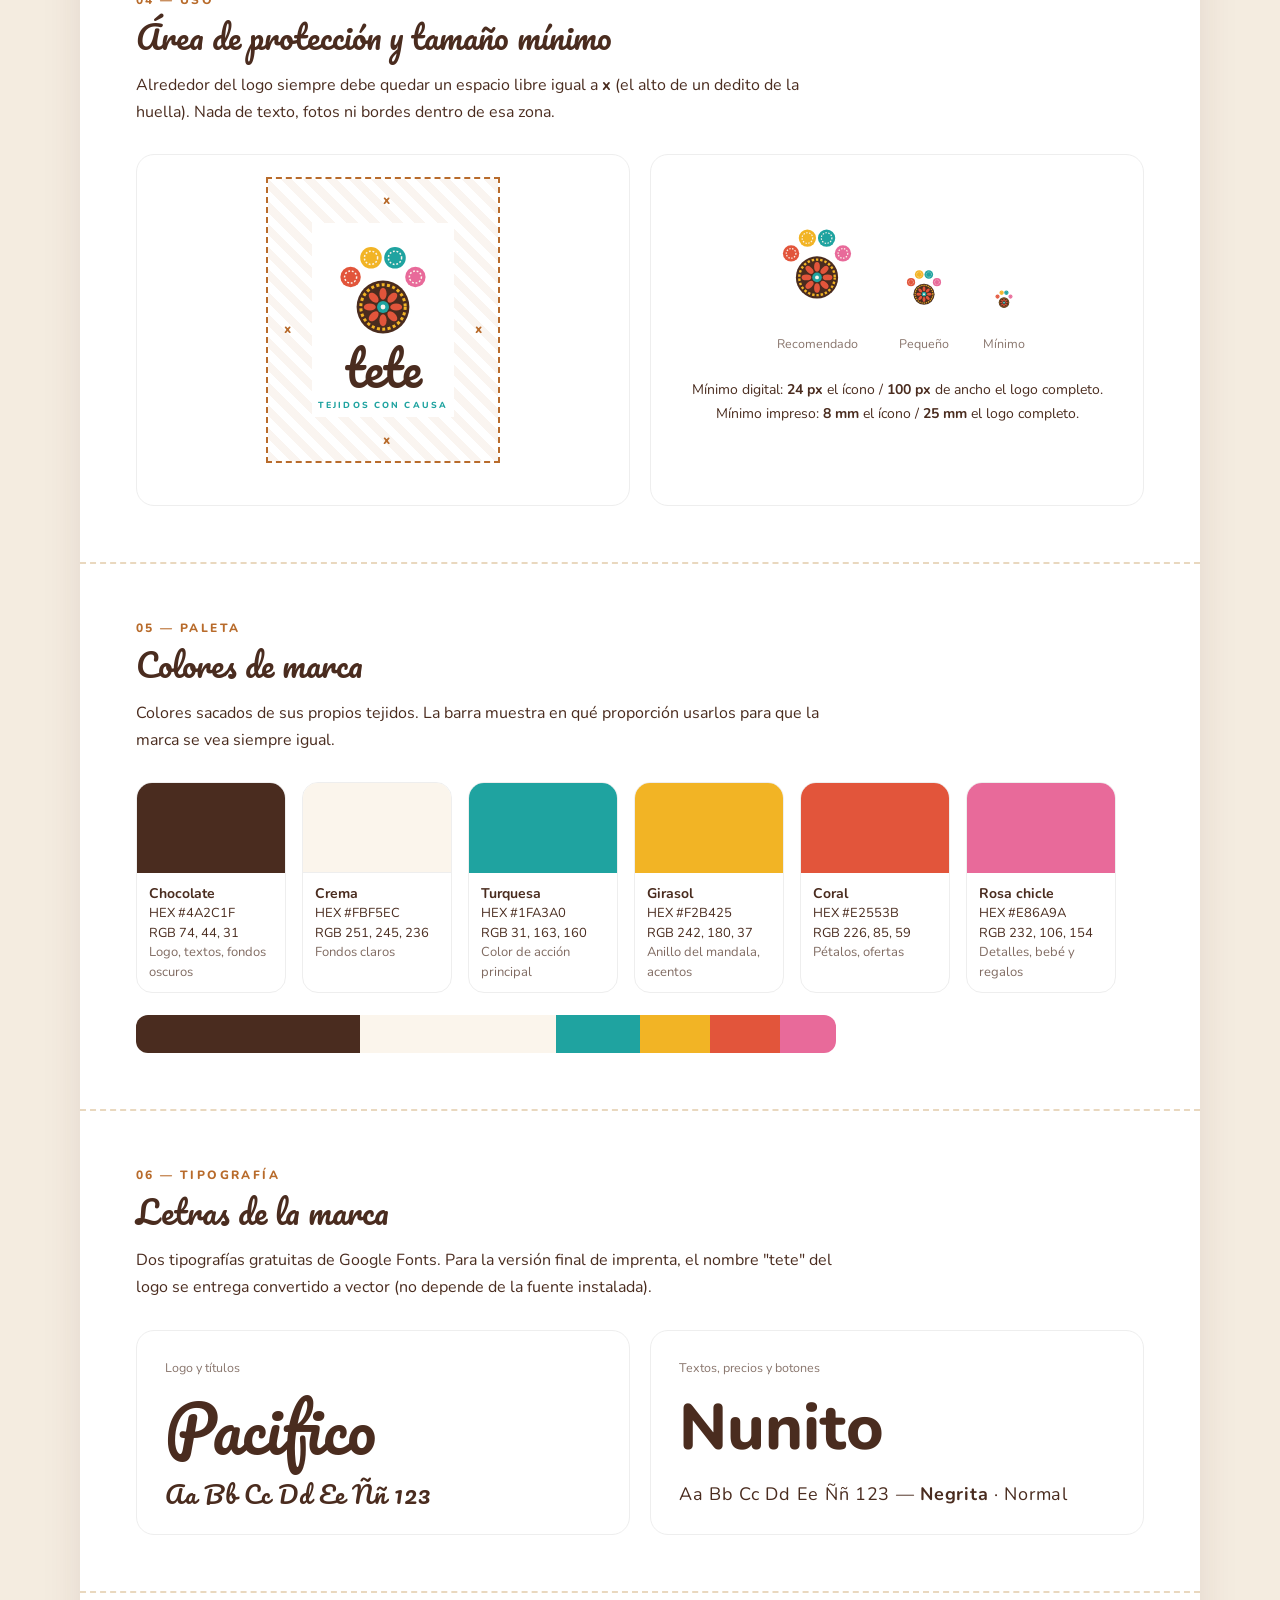
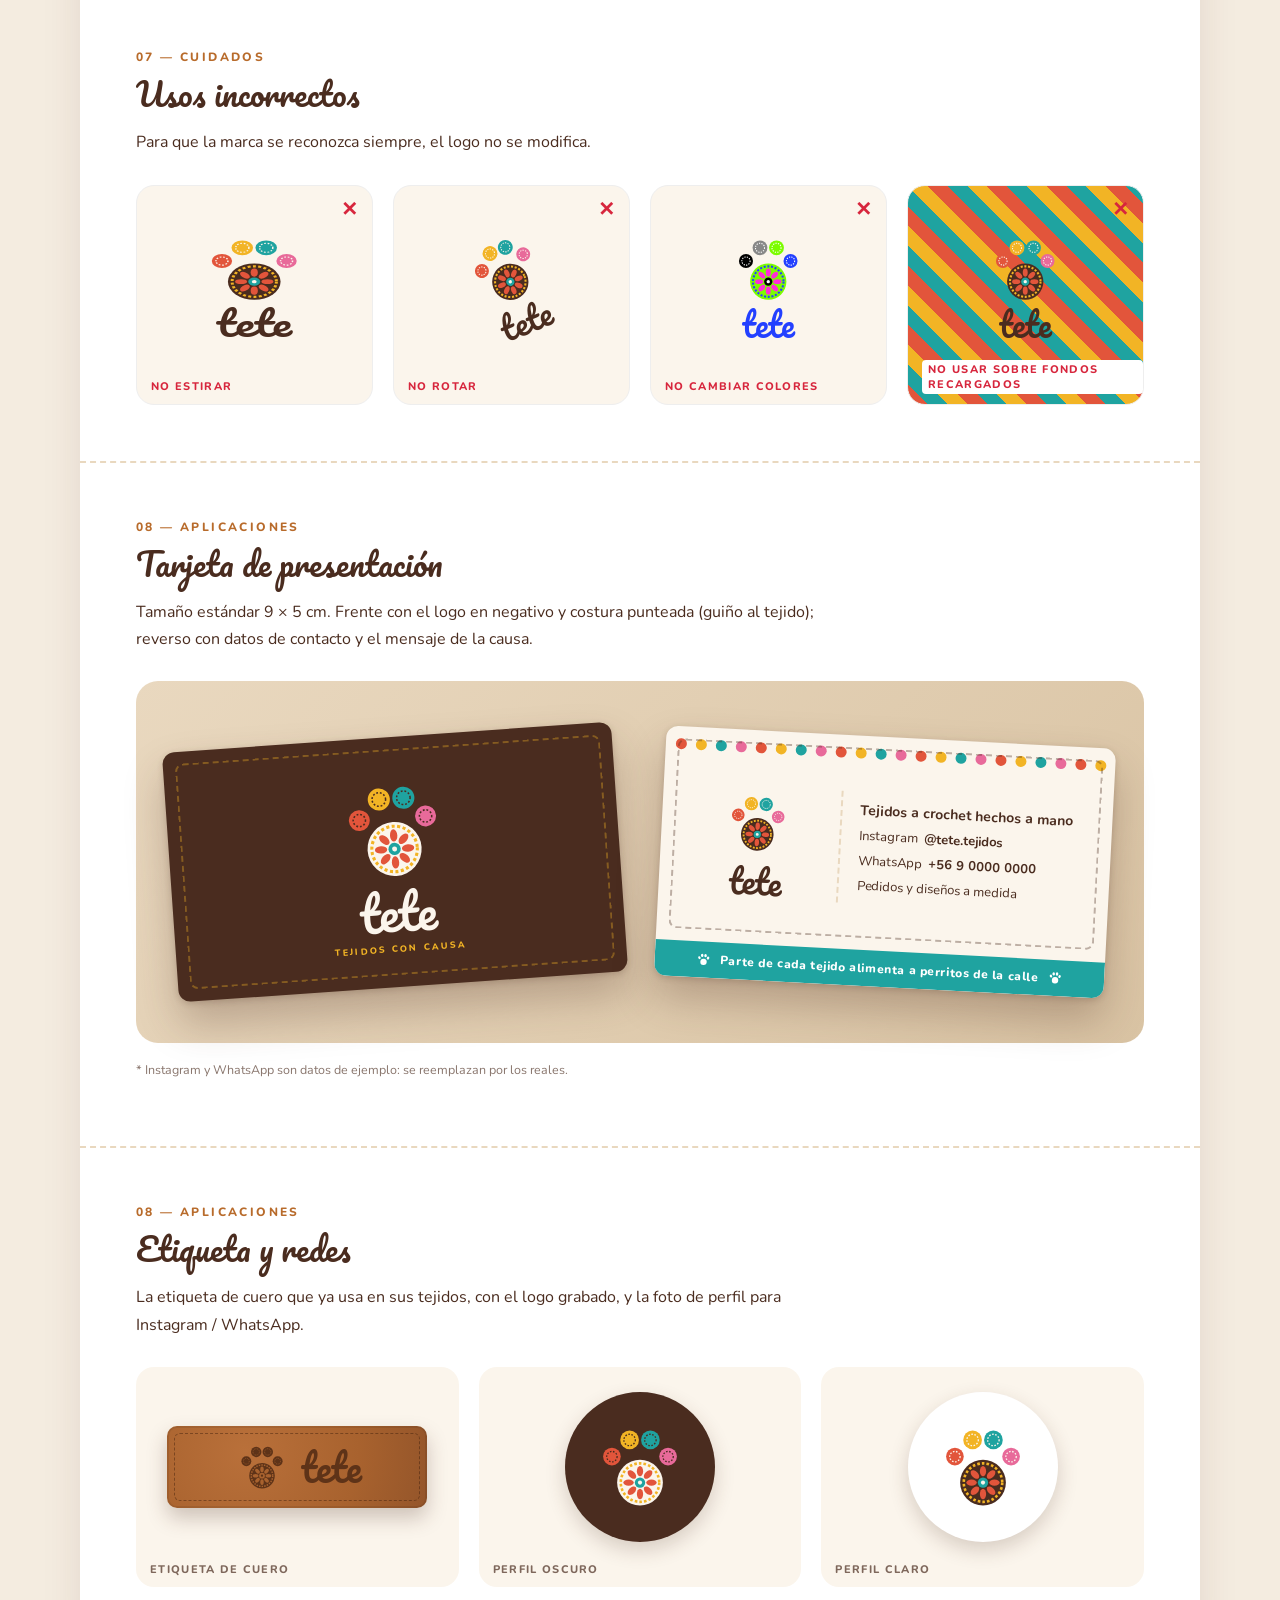
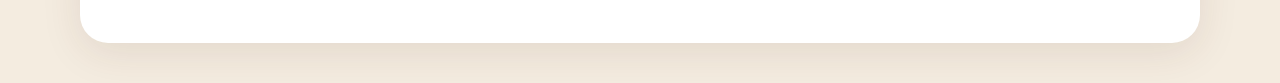
<file: logo/manual-de-marca.html>
<!DOCTYPE html>
<html lang="es">
<head>
<meta charset="UTF-8">
<meta name="viewport" content="width=device-width, initial-scale=1">
<title>Tete — Manual de marca (conceptos 01 y 02)</title>
<link rel="preconnect" href="https://fonts.googleapis.com">
<link href="https://fonts.googleapis.com/css2?family=Pacifico&family=Nunito:wght@400;600;800&display=swap" rel="stylesheet">
<style>
  :root{--choco:#4A2C1F;--caramelo:#B86B2B;--arena:#E9D8BF;--crema:#FBF5EC;--girasol:#F2B425;--turquesa:#1FA3A0;--coral:#E2553B;--rosa:#E86A9A}
  *{box-sizing:border-box;-webkit-print-color-adjust:exact;print-color-adjust:exact}
  body{margin:0;font-family:Nunito,system-ui,sans-serif;background:#F4ECE0;color:var(--choco)}
  nav{position:sticky;top:0;z-index:10;background:rgba(251,245,236,.95);backdrop-filter:blur(6px);display:flex;gap:10px;align-items:center;justify-content:center;padding:12px;border-bottom:2px dashed var(--arena)}
  nav a,nav button{font:800 14px Nunito;color:var(--choco);text-decoration:none;padding:8px 16px;border-radius:99px;background:#fff;border:2px solid var(--arena);cursor:pointer}
  nav a:hover,nav button:hover{border-color:var(--caramelo)}
  .manual{max-width:1120px;margin:40px auto;background:#fff;border-radius:28px;overflow:hidden;box-shadow:0 10px 40px rgba(74,44,31,.1)}
  .cover{min-height:520px;display:flex;flex-direction:column;align-items:center;justify-content:center;gap:24px;padding:60px 24px;text-align:center;position:relative}
  .cover::after{content:"";position:absolute;inset:18px;border:2px dashed currentColor;opacity:.25;border-radius:18px;pointer-events:none}
  .cover small{font-weight:800;letter-spacing:.3em;text-transform:uppercase;font-size:12px}
  .cover h1{margin:0;font-size:22px;font-weight:600;opacity:.9}
  .sec{padding:56px 56px;border-top:2px dashed var(--arena)}
  .sec h2{font-family:Pacifico,cursive;font-weight:400;font-size:32px;margin:0 0 6px}
  .sec .num{font-weight:800;font-size:12px;letter-spacing:.2em;color:var(--caramelo)}
  .sec p.lead{max-width:720px;line-height:1.7;margin:8px 0 28px}
  .row{display:grid;gap:20px}
  .c2{grid-template-columns:repeat(2,1fr)}.c3{grid-template-columns:repeat(3,1fr)}.c4{grid-template-columns:repeat(4,1fr)}
  .tile{border-radius:18px;min-height:220px;display:flex;flex-direction:column;align-items:center;justify-content:center;gap:10px;padding:24px 24px 44px;position:relative}
  .tile .lbl{position:absolute;left:14px;bottom:10px;font-size:11px;font-weight:800;letter-spacing:.12em;text-transform:uppercase;opacity:.7}
  .bd{border:1px solid #eee}
  .word{font-family:Pacifico,cursive;line-height:1;font-weight:400}
  .tagline{font-weight:800;letter-spacing:.24em;text-transform:uppercase}
  .lv{display:flex;flex-direction:column;align-items:center}
  .lh{display:flex;align-items:center;gap:14px}
  .lh .txt{display:flex;flex-direction:column;align-items:flex-start}
  /* protección */
  .clear{position:relative;padding:44px;outline:2px dashed var(--caramelo);outline-offset:0;background:repeating-linear-gradient(45deg,rgba(184,107,43,.07) 0 8px,transparent 8px 16px)}
  .clear .inner{background:#fff;padding:6px}
  .x{position:absolute;font:800 13px Nunito;color:var(--caramelo)}
  /* paleta */
  .pal{display:flex;flex-wrap:wrap;gap:16px}
  .sw{width:150px;border-radius:16px;overflow:hidden;border:1px solid #eee}
  .sw span{display:block;height:90px}
  .sw div{padding:10px 12px;font-size:13px;line-height:1.5}
  .sw b{display:block;font-size:14px}
  .prop{display:flex;height:38px;border-radius:12px;overflow:hidden;margin-top:22px;max-width:700px}
  /* tipografía */
  .type{border-radius:18px;padding:28px;border:1px solid #eee}
  .type .big{font-size:64px;line-height:1.45}
  .type .abc{font-size:18px;letter-spacing:.04em;margin-top:8px}
  /* incorrecto */
  .bad{position:relative}
  .bad::after{content:"✕";position:absolute;top:10px;right:14px;font:800 20px Nunito;color:#D7263D}
  .bad .lbl{color:#D7263D;opacity:1}
  /* tarjetas */
  .scene{background:linear-gradient(135deg,#E9D8BF,#D9C3A3);border-radius:22px;padding:56px 24px;display:flex;flex-wrap:wrap;gap:40px;justify-content:center;align-items:center}
  .card{width:450px;height:250px;border-radius:12px;position:relative;overflow:hidden;box-shadow:0 22px 40px rgba(74,44,31,.28),0 2px 6px rgba(74,44,31,.2);flex:none}
  .card .stitch{position:absolute;inset:12px;border:2px dashed currentColor;border-radius:8px;opacity:.35;pointer-events:none}
  .front{display:flex;align-items:center;justify-content:center}
  .back{display:grid;grid-template-columns:150px 1fr;align-items:center;padding:26px 30px 52px;gap:18px}
  .back .who{display:flex;flex-direction:column;align-items:center;gap:4px;border-right:2px dashed;padding-right:16px}
  .back ul{list-style:none;margin:0;padding:0;font-size:13px;line-height:1.9;white-space:nowrap}
  .back ul li:first-child b{font-size:14px}
  .back .band{position:absolute;left:0;right:0;bottom:0;height:36px;display:flex;align-items:center;justify-content:center;gap:8px;font-size:12px;font-weight:800;letter-spacing:.05em}
  .r1{transform:rotate(-4deg)}.r2{transform:rotate(3deg)}
  .bobbles{position:absolute;top:12px;left:0;right:0;display:flex;justify-content:center;gap:9px}
  .bobbles i{width:11px;height:11px;border-radius:50%}
  .leather{width:260px;height:82px;border-radius:10px;display:flex;align-items:center;justify-content:center;gap:10px;position:relative;background:radial-gradient(circle at 30% 30%,#B9703A,#A8622E 60%,#94552A);box-shadow:inset 0 0 0 2px rgba(0,0,0,.08),0 10px 20px rgba(74,44,31,.25)}
  .leather::before{content:"";position:absolute;inset:7px;border:1.5px dashed rgba(60,30,12,.45);border-radius:6px}
  .avatar{width:150px;height:150px;border-radius:50%;display:flex;align-items:center;justify-content:center;box-shadow:0 8px 20px rgba(74,44,31,.2)}
  .note{font-size:12.5px;opacity:.65;margin-top:18px}
  @media screen and (max-width:900px){.c3,.c4{grid-template-columns:repeat(2,1fr)}.sec{padding:40px 22px}.card{transform:scale(.72);margin:-35px -63px}}
  /* ===== Impresión: A4 horizontal, una sección por página ===== */
  @page{size:A4 landscape;margin:0}
  @media print{
    nav{display:none}
    html,body{background:#fff;margin:0}
    .manual{box-shadow:none;margin:0;border-radius:0;max-width:none;width:297mm;overflow:visible}
    .cover,.sec{width:297mm;height:210mm;overflow:hidden;break-after:page;break-inside:avoid;page-break-after:always}
    .cover{min-height:0}
    .sec{border-top:none;padding:0 22mm;display:flex;flex-direction:column;justify-content:center;position:relative;background:#fff}
    .sec::after{content:"";position:absolute;inset:9mm;border:1.5px dashed var(--arena);border-radius:14px;pointer-events:none}
    .sec .lead{margin-bottom:22px}
    .sw{width:142px}
    .pal{gap:12px}
    .scene{padding:50px 10px;gap:26px;flex-wrap:nowrap}
    .scene .card{zoom:.9}
  }
</style>
</head>
<body>

<!-- ===== Símbolos de los íconos ===== -->
<svg width="0" height="0" style="position:absolute" aria-hidden="true">
  <defs>
    <clipPath id="cpOvillo"><circle cx="100" cy="128" r="40"/></clipPath>

    <!-- 01 Huella-ovillo -->
    <symbol id="ic-ovillo" viewBox="0 0 200 200">
      <g fill="var(--toe)">
        <ellipse cx="46" cy="78" rx="15" ry="19" transform="rotate(-25 46 78)"/>
        <ellipse cx="79" cy="48" rx="16" ry="21" transform="rotate(-8 79 48)"/>
        <ellipse cx="121" cy="48" rx="16" ry="21" transform="rotate(8 121 48)"/>
        <ellipse cx="154" cy="78" rx="15" ry="19" transform="rotate(25 154 78)"/>
      </g>
      <circle cx="100" cy="128" r="40" fill="var(--pad)"/>
      <g clip-path="url(#cpOvillo)" fill="none" stroke="var(--line)" stroke-width="3.2" stroke-linecap="round">
        <path d="M58 110 Q100 86 142 110"/><path d="M57 124 Q100 99 143 124"/><path d="M57 138 Q100 113 143 138"/><path d="M60 152 Q100 128 140 152"/>
        <path d="M74 92 Q96 130 80 170"/><path d="M90 88 Q114 128 98 172"/><path d="M108 88 Q132 126 120 170"/>
      </g>
      <path d="M134 147 C154 161 158 183 180 177 C191 174 191 162 182 160" fill="none" stroke="var(--thread)" stroke-width="4.2" stroke-linecap="round"/>
    </symbol>

    <!-- 02 Huella mandala -->
    <symbol id="ic-mandala" viewBox="0 0 200 200">
      <circle cx="46" cy="80" r="17" fill="var(--t1)"/><circle cx="46" cy="80" r="10" fill="none" stroke="var(--stitch)" stroke-width="2.5" stroke-dasharray="3 3"/>
      <circle cx="80" cy="48" r="18" fill="var(--t2)"/><circle cx="80" cy="48" r="11" fill="none" stroke="var(--stitch)" stroke-width="2.5" stroke-dasharray="3 3"/>
      <circle cx="120" cy="48" r="18" fill="var(--t3)"/><circle cx="120" cy="48" r="11" fill="none" stroke="var(--stitch)" stroke-width="2.5" stroke-dasharray="3 3"/>
      <circle cx="154" cy="80" r="17" fill="var(--t4)"/><circle cx="154" cy="80" r="10" fill="none" stroke="var(--stitch)" stroke-width="2.5" stroke-dasharray="3 3"/>
      <circle cx="100" cy="130" r="44" fill="var(--pad)"/>
      <circle cx="100" cy="130" r="37" fill="none" stroke="var(--ring)" stroke-width="5" stroke-dasharray="5 4"/>
      <g fill="var(--petal)">
        <ellipse cx="100" cy="108" rx="6" ry="10"/><ellipse cx="100" cy="108" rx="6" ry="10" transform="rotate(45 100 130)"/>
        <ellipse cx="100" cy="108" rx="6" ry="10" transform="rotate(90 100 130)"/><ellipse cx="100" cy="108" rx="6" ry="10" transform="rotate(135 100 130)"/>
        <ellipse cx="100" cy="108" rx="6" ry="10" transform="rotate(180 100 130)"/><ellipse cx="100" cy="108" rx="6" ry="10" transform="rotate(225 100 130)"/>
        <ellipse cx="100" cy="108" rx="6" ry="10" transform="rotate(270 100 130)"/><ellipse cx="100" cy="108" rx="6" ry="10" transform="rotate(315 100 130)"/>
      </g>
      <circle cx="100" cy="130" r="10" fill="var(--core)"/>
      <circle cx="100" cy="130" r="4" fill="var(--dot)"/>
    </symbol>

    <!-- huellita simple para detalles -->
    <symbol id="paw" viewBox="0 0 200 200">
      <ellipse cx="46" cy="78" rx="15" ry="19" transform="rotate(-25 46 78)"/><ellipse cx="79" cy="48" rx="16" ry="21"/>
      <ellipse cx="121" cy="48" rx="16" ry="21"/><ellipse cx="154" cy="78" rx="15" ry="19" transform="rotate(25 154 78)"/>
      <circle cx="100" cy="128" r="40"/>
    </symbol>
  </defs>
</svg>

<nav>
  <a href="#ovillo">01 · Huella-ovillo</a>
  <a href="#mandala">02 · Huella mandala</a>
  <button onclick="window.print()">Imprimir / guardar PDF</button>
</nav>

<div id="app"></div>

<script>
const C = {choco:'#4A2C1F',caramelo:'#B86B2B',arena:'#E9D8BF',crema:'#FBF5EC',girasol:'#F2B425',turquesa:'#1FA3A0',coral:'#E2553B',rosa:'#E86A9A'};
const toes = {t1:C.coral,t2:C.girasol,t3:C.turquesa,t4:C.rosa};

const concepts = [
{
  id:'ovillo', n:'01', name:'Huella-ovillo', sym:'ic-ovillo', tagline:'tejidos con causa',
  story:'El ovillo es el corazón de la huella: cada pieza de Tete nace de una hebra de lana y termina ayudando a un perrito de la calle. La hebra suelta representa el trabajo hecho a mano, puntada a puntada. Es una marca cálida, cercana y fácil de reconocer incluso en tamaños pequeños.',
  v:{
    pos:{vars:{toe:C.caramelo,pad:C.choco,line:C.arena,thread:C.choco},word:C.choco,tag:C.caramelo,bg:C.crema},
    neg:{vars:{toe:C.girasol,pad:C.crema,line:C.caramelo,thread:C.crema},word:C.crema,tag:C.girasol,bg:C.choco},
    monoD:{vars:{toe:'#2B1A12',pad:'#2B1A12',line:'#fff',thread:'#2B1A12'},word:'#2B1A12',tag:'#2B1A12',bg:'#fff'},
    monoW:{vars:{toe:'#fff',pad:'#fff',line:C.caramelo,thread:'#fff'},word:'#fff',tag:'#fff',bg:C.caramelo},
    leather:{vars:{toe:'#5E3318',pad:'#5E3318',line:'#A8622E',thread:'#5E3318'}},
    wrong:{vars:{toe:'#7CFC00',pad:'#2340FF',line:'#FF2BD6',thread:'#2340FF'}}
  },
  palette:[
    ['Chocolate',C.choco,'Logo, textos, fondos oscuros',40],
    ['Crema',C.crema,'Fondos claros',25],
    ['Caramelo',C.caramelo,'Dedos de la huella, detalles',18],
    ['Lana cruda',C.arena,'Líneas del ovillo, bordes',12],
    ['Girasol',C.girasol,'Acento: botones, ofertas',5]
  ],
  card:{frontBg:C.choco,frontV:'neg',stitch:C.girasol,backBg:C.crema,backInk:C.choco,band:C.caramelo,bandInk:C.crema,bobbles:null}
},
{
  id:'mandala', n:'02', name:'Huella mandala', sym:'ic-mandala', tagline:'tejidos con causa',
  story:'La almohadilla de la huella es un mandala, como los atrapasueños que Tete teje; los deditos son las bolitas de colores que aparecen en sus piezas. Es una marca alegre, colorida y con un toque espiritual, que transmite la energía de cada tejido y el amor por los animales.',
  v:{
    pos:{vars:{...toes,stitch:C.crema,pad:C.choco,ring:C.girasol,petal:C.coral,core:C.turquesa,dot:C.crema},word:C.choco,tag:C.turquesa,bg:C.crema},
    neg:{vars:{...toes,stitch:C.choco,pad:C.crema,ring:C.girasol,petal:C.coral,core:C.turquesa,dot:C.crema},word:C.crema,tag:C.girasol,bg:C.choco},
    monoD:{vars:{t1:'#2B1A12',t2:'#2B1A12',t3:'#2B1A12',t4:'#2B1A12',stitch:'#fff',pad:'#2B1A12',ring:'#fff',petal:'#fff',core:'#fff',dot:'#2B1A12'},word:'#2B1A12',tag:'#2B1A12',bg:'#fff'},
    monoW:{vars:{t1:'#fff',t2:'#fff',t3:'#fff',t4:'#fff',stitch:C.turquesa,pad:'#fff',ring:C.turquesa,petal:C.turquesa,core:C.turquesa,dot:'#fff'},word:'#fff',tag:'#fff',bg:C.turquesa},
    leather:{vars:{t1:'#5E3318',t2:'#5E3318',t3:'#5E3318',t4:'#5E3318',stitch:'#A8622E',pad:'#5E3318',ring:'#A8622E',petal:'#A8622E',core:'#A8622E',dot:'#5E3318'}},
    wrong:{vars:{t1:'#000',t2:'#888',t3:'#7CFC00',t4:'#2340FF',stitch:'#fff',pad:'#7CFC00',ring:'#2340FF',petal:'#FF2BD6',core:'#000',dot:'#fff'}}
  },
  palette:[
    ['Chocolate',C.choco,'Logo, textos, fondos oscuros',32],
    ['Crema',C.crema,'Fondos claros',28],
    ['Turquesa',C.turquesa,'Color de acción principal',12],
    ['Girasol',C.girasol,'Anillo del mandala, acentos',10],
    ['Coral',C.coral,'Pétalos, ofertas',10],
    ['Rosa chicle',C.rosa,'Detalles, bebé y regalos',8]
  ],
  card:{frontBg:C.choco,frontV:'neg',stitch:C.girasol,backBg:C.crema,backInk:C.choco,band:C.turquesa,bandInk:'#fff',bobbles:[C.coral,C.girasol,C.turquesa,C.rosa]}
}];

const st = vars => Object.entries(vars).map(([k,x])=>`--${k}:${x}`).join(';');
const icon = (c,vars,size,extra='') => `<svg viewBox="0 0 200 200" width="${size}" height="${size}" style="${st(vars)};${extra}"><use href="#${c.sym}"/></svg>`;
const paw = (color,size) => `<svg viewBox="0 0 200 200" width="${size}" height="${size}" style="fill:${color}"><use href="#paw"/></svg>`;
const rgb = h => [1,3,5].map(i=>parseInt(h.slice(i,i+2),16)).join(', ');

function lockV(c,v,s=1,tag=true){
  return `<div class="lv">${icon(c,v.vars,150*s)}
    <div class="word" style="color:${v.word};font-size:${60*s}px;margin-top:${-6*s}px">tete</div>
    ${tag?`<div class="tagline" style="color:${v.tag};font-size:${11*s}px;margin-top:${8*s}px">${c.tagline}</div>`:''}</div>`;
}
function lockH(c,v,s=1){
  return `<div class="lh">${icon(c,v.vars,92*s)}
    <div class="txt"><div class="word" style="color:${v.word};font-size:${54*s}px">tete</div>
    <div class="tagline" style="color:${v.tag};font-size:${10*s}px;margin-top:${6*s}px">${c.tagline}</div></div></div>`;
}

function card(c){
  const k=c.card, v=c.v[k.frontV], p=c.v.pos;
  const bob = k.bobbles ? `<div class="bobbles">${Array.from({length:22},(_,i)=>`<i style="background:${k.bobbles[i%4]}"></i>`).join('')}</div>` : '';
  return `
  <div class="card front r1" style="background:${k.frontBg};color:${k.stitch}"><div class="stitch"></div>${lockV(c,v,.82)}</div>
  <div class="card back r2" style="background:${k.backBg};color:${k.backInk}">
    ${bob}<div class="stitch" style="bottom:48px"></div>
    <div class="who" style="border-color:${C.arena}">${icon(c,p.vars,74)}<div class="word" style="font-size:34px">tete</div></div>
    <ul>
      <li><b>Tejidos a crochet hechos a mano</b></li>
      <li>Instagram&nbsp; <b>@tete.tejidos</b></li>
      <li>WhatsApp&nbsp; <b>+56 9 0000 0000</b></li>
      <li>Pedidos y diseños a medida</li>
    </ul>
    <div class="band" style="background:${k.band};color:${k.bandInk}">${paw(k.bandInk,16)} Parte de cada tejido alimenta a perritos de la calle ${paw(k.bandInk,16)}</div>
  </div>`;
}

function manual(c){
  const V=c.v;
  return `
<article class="manual" id="${c.id}">
  <div class="cover" style="background:${V.neg.bg};color:${V.neg.tag}">
    <small>Manual de marca · Concepto ${c.n}</small>
    ${lockV(c,V.neg,1.5)}
    <h1 style="color:${C.crema}">${c.name}</h1>
  </div>

  <section class="sec">
    <div class="num">01 — CONCEPTO</div><h2>La idea</h2>
    <p class="lead">${c.story}</p>
    <div class="row c2">
      <div class="tile" style="background:${C.crema};background-image:linear-gradient(${C.arena} 1px,transparent 1px),linear-gradient(90deg,${C.arena} 1px,transparent 1px);background-size:20px 20px">
        ${icon(c,V.pos.vars,230)}<span class="lbl">Ícono sobre retícula</span></div>
      <div class="tile" style="background:${C.crema};align-items:flex-start;justify-content:center">
        <p style="margin:0;line-height:1.8"><b>Huella</b> → amor por los animales y la causa solidaria.<br>
        <b>${c.id==='ovillo'?'Ovillo y hebra':'Mandala y bolitas'}</b> → el oficio: crochet hecho a mano.<br>
        <b>Letra manuscrita</b> → cercanía, algo hecho por una persona, no por una fábrica.<br>
        <b>Colores</b> → tomados directamente de sus tejidos.</p></div>
    </div>
  </section>

  <section class="sec">
    <div class="num">02 — LOGO</div><h2>Versiones del logo</h2>
    <p class="lead">La versión <b>vertical</b> es la principal. La <b>horizontal</b> se usa en espacios anchos (encabezado de la web, firmas de correo). El <b>ícono</b> solo se usa cuando la marca ya es reconocible (redes, sellos, etiquetas).</p>
    <div class="row c3">
      <div class="tile bd" style="background:${C.crema}">${lockV(c,V.pos,1)}<span class="lbl">Principal · vertical</span></div>
      <div class="tile bd" style="background:${C.crema}">${lockH(c,V.pos,.82)}<span class="lbl">Horizontal</span></div>
      <div class="tile bd" style="background:${C.crema}">${icon(c,V.pos.vars,170)}<span class="lbl">Ícono</span></div>
    </div>
  </section>

  <section class="sec">
    <div class="num">03 — COLOR</div><h2>Versiones de color</h2>
    <p class="lead">Usa la versión <b>positiva</b> sobre fondos claros y la <b>negativa</b> sobre fondos oscuros. Las versiones a <b>un color</b> son para sellos, grabados, timbres o impresiones económicas.</p>
    <div class="row c4">
      ${[['pos','Positivo'],['neg','Negativo'],['monoD','Un color oscuro'],['monoW','Un color claro']].map(([k,l])=>
        `<div class="tile ${k==='monoD'?'bd':''}" style="background:${V[k].bg}">${lockV(c,V[k],.72)}<span class="lbl" style="color:${V[k].word}">${l}</span></div>`).join('')}
    </div>
  </section>

  <section class="sec">
    <div class="num">04 — USO</div><h2>Área de protección y tamaño mínimo</h2>
    <p class="lead">Alrededor del logo siempre debe quedar un espacio libre igual a <b>x</b> (el alto de un dedito de la huella). Nada de texto, fotos ni bordes dentro de esa zona.</p>
    <div class="row c2">
      <div class="tile bd" style="background:#fff">
        <div class="clear"><span class="x" style="top:12px;left:50%">x</span><span class="x" style="bottom:12px;left:50%">x</span><span class="x" style="left:16px;top:50%">x</span><span class="x" style="right:16px;top:50%">x</span>
        <div class="inner">${lockV(c,V.pos,.8)}</div></div></div>
      <div class="tile bd" style="background:#fff;gap:26px">
        <div style="display:flex;align-items:flex-end;gap:34px">
          <div style="text-align:center">${icon(c,V.pos.vars,96)}<div class="note">Recomendado</div></div>
          <div style="text-align:center">${icon(c,V.pos.vars,48)}<div class="note">Pequeño</div></div>
          <div style="text-align:center">${icon(c,V.pos.vars,24)}<div class="note">Mínimo</div></div>
        </div>
        <p style="margin:0;text-align:center;line-height:1.7;font-size:14px">Mínimo digital: <b>24 px</b> el ícono / <b>100 px</b> de ancho el logo completo.<br>Mínimo impreso: <b>8 mm</b> el ícono / <b>25 mm</b> el logo completo.</p>
      </div>
    </div>
  </section>

  <section class="sec">
    <div class="num">05 — PALETA</div><h2>Colores de marca</h2>
    <p class="lead">Colores sacados de sus propios tejidos. La barra muestra en qué proporción usarlos para que la marca se vea siempre igual.</p>
    <div class="pal">
      ${c.palette.map(([n,h,u])=>`<div class="sw"><span style="background:${h};${h===C.crema?'border-bottom:1px solid #eee':''}"></span><div><b>${n}</b>HEX ${h}<br>RGB ${rgb(h)}<br><span style="opacity:.7;height:auto;display:inline">${u}</span></div></div>`).join('')}
    </div>
    <div class="prop">${c.palette.map(([n,h,,p])=>`<div style="flex:${p};background:${h}" title="${n} ${p}%"></div>`).join('')}</div>
  </section>

  <section class="sec">
    <div class="num">06 — TIPOGRAFÍA</div><h2>Letras de la marca</h2>
    <p class="lead">Dos tipografías gratuitas de Google Fonts. Para la versión final de imprenta, el nombre "tete" del logo se entrega convertido a vector (no depende de la fuente instalada).</p>
    <div class="row c2">
      <div class="type"><div class="note" style="margin:0 0 6px">Logo y títulos</div><div class="big word">Pacifico</div><div class="abc word" style="font-size:24px">Aa Bb Cc Dd Ee Ññ 123</div></div>
      <div class="type"><div class="note" style="margin:0 0 6px">Textos, precios y botones</div><div class="big" style="font-weight:800">Nunito</div><div class="abc">Aa Bb Cc Dd Ee Ññ 123 — <b>Negrita</b> · Normal</div></div>
    </div>
  </section>

  <section class="sec">
    <div class="num">07 — CUIDADOS</div><h2>Usos incorrectos</h2>
    <p class="lead">Para que la marca se reconozca siempre, el logo no se modifica.</p>
    <div class="row c4">
      <div class="tile bd bad" style="background:${C.crema}"><div style="transform:scaleX(1.45)">${lockV(c,V.pos,.55,false)}</div><span class="lbl">No estirar</span></div>
      <div class="tile bd bad" style="background:${C.crema}"><div style="transform:rotate(-22deg)">${lockV(c,V.pos,.55,false)}</div><span class="lbl">No rotar</span></div>
      <div class="tile bd bad" style="background:${C.crema}">${lockV(c,{...V.wrong,word:'#2340FF',tag:'#FF2BD6'},.55,false)}<span class="lbl">No cambiar colores</span></div>
      <div class="tile bd bad" style="background:repeating-linear-gradient(45deg,${C.coral} 0 14px,${C.turquesa} 14px 28px,${C.girasol} 28px 42px)">${lockV(c,V.pos,.55,false)}<span class="lbl" style="background:#fff;padding:2px 6px;border-radius:4px">No usar sobre fondos recargados</span></div>
    </div>
  </section>

  <section class="sec">
    <div class="num">08 — APLICACIONES</div><h2>Tarjeta de presentación</h2>
    <p class="lead">Tamaño estándar 9 × 5 cm. Frente con el logo en negativo y costura punteada (guiño al tejido); reverso con datos de contacto y el mensaje de la causa.</p>
    <div class="scene">${card(c)}</div>
    <p class="note">* Instagram y WhatsApp son datos de ejemplo: se reemplazan por los reales.</p>

  </section>

  <section class="sec">
    <div class="num">08 — APLICACIONES</div><h2>Etiqueta y redes</h2>
    <p class="lead">La etiqueta de cuero que ya usa en sus tejidos, con el logo grabado, y la foto de perfil para Instagram / WhatsApp.</p>
    <div class="row c3">
      <div class="tile" style="background:${C.crema}"><div class="leather">${icon(c,V.leather.vars,58)}<span class="word" style="font-size:38px;color:#5E3318">tete</span></div><span class="lbl">Etiqueta de cuero</span></div>
      <div class="tile" style="background:${C.crema}"><div class="avatar" style="background:${V.neg.bg}">${icon(c,V.neg.vars,104)}</div><span class="lbl">Perfil oscuro</span></div>
      <div class="tile" style="background:${C.crema}"><div class="avatar" style="background:#fff">${icon(c,V.pos.vars,104)}</div><span class="lbl">Perfil claro</span></div>
    </div>
  </section>
</article>`;
}

document.getElementById('app').innerHTML = concepts.map(manual).join('');
</script>
</body>
</html>
</file>
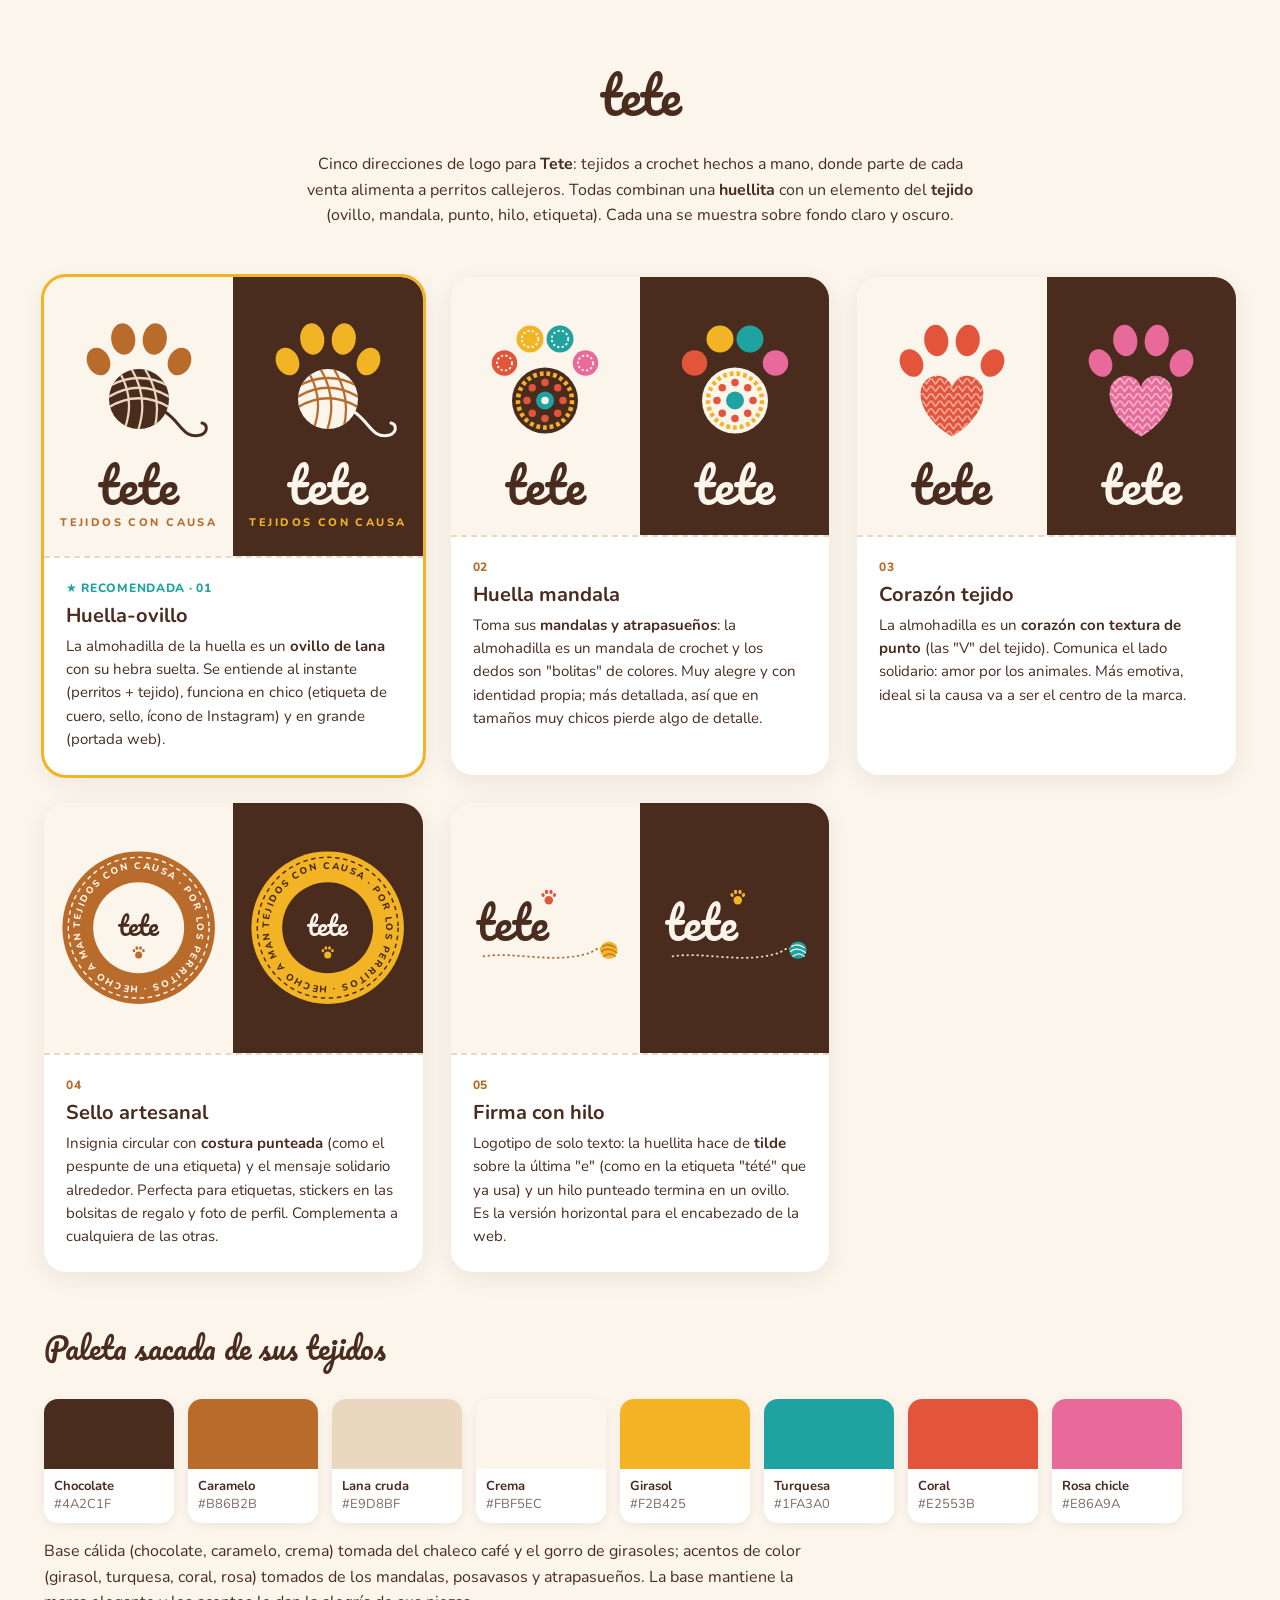
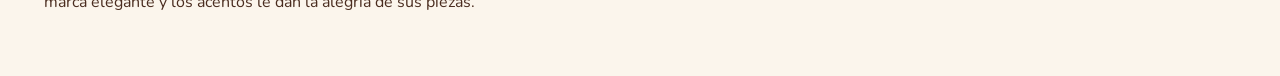
<file: logo/propuestas-logo.html>
<!DOCTYPE html>
<html lang="es">
<head>
<meta charset="UTF-8">
<meta name="viewport" content="width=device-width, initial-scale=1">
<title>Tete — Propuestas de logo</title>
<link rel="preconnect" href="https://fonts.googleapis.com">
<link href="https://fonts.googleapis.com/css2?family=Pacifico&family=Nunito:wght@400;700;800&display=swap" rel="stylesheet">
<style>
  :root{
    --choco:#4A2C1F; --caramelo:#B86B2B; --arena:#E9D8BF; --crema:#FBF5EC;
    --girasol:#F2B425; --turquesa:#1FA3A0; --coral:#E2553B; --rosa:#E86A9A;
  }
  *{box-sizing:border-box}
  body{margin:0;font-family:Nunito,system-ui,sans-serif;background:var(--crema);color:var(--choco)}
  header{padding:48px 24px 16px;text-align:center}
  header h1{font-family:Pacifico,cursive;font-weight:400;font-size:52px;margin:0}
  header p{max-width:680px;margin:12px auto 0;line-height:1.6}
  .grid{display:grid;grid-template-columns:repeat(auto-fit,minmax(340px,1fr));gap:28px;padding:32px 24px 24px;max-width:1240px;margin:auto}
  .card{background:#fff;border-radius:22px;box-shadow:0 6px 24px rgba(74,44,31,.08);overflow:hidden;display:flex;flex-direction:column}
  .stage{display:grid;grid-template-columns:1fr 1fr}
  .stage>div svg{max-width:100%;height:auto}.stage>div{display:flex;align-items:center;justify-content:center;padding:26px 14px;min-height:250px}
  .light{background:var(--crema)}
  .dark{background:var(--choco)}
  .info{padding:18px 22px 24px;border-top:2px dashed var(--arena)}
  .info h2{margin:0 0 4px;font-size:20px}
  .tag{display:inline-block;font-size:12px;font-weight:800;letter-spacing:.06em;text-transform:uppercase;color:var(--caramelo);margin-bottom:6px}
  .info p{margin:6px 0 0;line-height:1.55;font-size:15px}
  .rec{outline:3px solid var(--girasol)}
  .rec .tag{color:var(--turquesa)}
  section.palette{max-width:1240px;margin:0 auto 60px;padding:0 24px}
  section.palette h2{font-family:Pacifico,cursive;font-weight:400;font-size:30px}
  .sw{display:flex;flex-wrap:wrap;gap:14px}
  .sw div{width:130px;border-radius:14px;overflow:hidden;background:#fff;box-shadow:0 3px 12px rgba(0,0,0,.06);font-size:13px}
  .sw span{display:block;height:70px}
  .sw b,.sw i{display:block;padding:0 10px}
  .sw b{padding-top:8px}.sw i{padding-bottom:10px;font-style:normal;opacity:.7}
  .word{font-family:Pacifico,cursive;font-size:50px;line-height:1}
  .sub{font-size:11px;letter-spacing:.22em;text-transform:uppercase;font-weight:800}
  .lockup{display:flex;flex-direction:column;align-items:center;gap:6px}
</style>
</head>
<body>

<!-- Símbolos reutilizables -->
<svg width="0" height="0" style="position:absolute">
  <defs>
    <clipPath id="clipOvillo"><circle cx="100" cy="128" r="40"/></clipPath>
    <pattern id="punto" width="12" height="10" patternUnits="userSpaceOnUse">
      <path d="M1 1 L6 8 L11 1" fill="none" stroke="#fff" stroke-opacity=".55" stroke-width="2" stroke-linecap="round" stroke-linejoin="round"/>
    </pattern>
  </defs>
</svg>

<header>
  <h1>tete</h1>
  <p>Cinco direcciones de logo para <b>Tete</b>: tejidos a crochet hechos a mano, donde parte de cada venta alimenta a perritos callejeros. Todas combinan una <b>huellita</b> con un elemento del <b>tejido</b> (ovillo, mandala, punto, hilo, etiqueta). Cada una se muestra sobre fondo claro y oscuro.</p>
</header>

<div class="grid">

  <!-- 1. Huella-ovillo -->
  <article class="card rec">
    <div class="stage">
      <div class="light">
        <div class="lockup">
          <svg width="150" height="150" viewBox="0 0 200 200" aria-label="Huella ovillo">
            <g fill="#B86B2B">
              <ellipse cx="46" cy="78" rx="15" ry="19" transform="rotate(-25 46 78)"/>
              <ellipse cx="79" cy="48" rx="16" ry="21" transform="rotate(-8 79 48)"/>
              <ellipse cx="121" cy="48" rx="16" ry="21" transform="rotate(8 121 48)"/>
              <ellipse cx="154" cy="78" rx="15" ry="19" transform="rotate(25 154 78)"/>
            </g>
            <circle cx="100" cy="128" r="40" fill="#4A2C1F"/>
            <g clip-path="url(#clipOvillo)" fill="none" stroke="#E9D8BF" stroke-width="3" stroke-linecap="round">
              <path d="M58 112 Q100 88 142 112"/><path d="M58 126 Q100 100 142 126"/><path d="M58 140 Q100 114 142 140"/>
              <path d="M74 92 Q96 130 80 170"/><path d="M90 88 Q114 128 98 172"/><path d="M108 88 Q132 126 120 170"/>
            </g>
            <path d="M136 146 C156 160 160 182 182 176 C192 173 192 162 184 160" fill="none" stroke="#4A2C1F" stroke-width="4" stroke-linecap="round"/>
          </svg>
          <div class="word">tete</div>
          <div class="sub" style="color:#B86B2B">tejidos con causa</div>
        </div>
      </div>
      <div class="dark">
        <div class="lockup">
          <svg width="150" height="150" viewBox="0 0 200 200">
            <g fill="#F2B425">
              <ellipse cx="46" cy="78" rx="15" ry="19" transform="rotate(-25 46 78)"/>
              <ellipse cx="79" cy="48" rx="16" ry="21" transform="rotate(-8 79 48)"/>
              <ellipse cx="121" cy="48" rx="16" ry="21" transform="rotate(8 121 48)"/>
              <ellipse cx="154" cy="78" rx="15" ry="19" transform="rotate(25 154 78)"/>
            </g>
            <circle cx="100" cy="128" r="40" fill="#FBF5EC"/>
            <g clip-path="url(#clipOvillo)" fill="none" stroke="#B86B2B" stroke-width="3" stroke-linecap="round">
              <path d="M58 112 Q100 88 142 112"/><path d="M58 126 Q100 100 142 126"/><path d="M58 140 Q100 114 142 140"/>
              <path d="M74 92 Q96 130 80 170"/><path d="M90 88 Q114 128 98 172"/><path d="M108 88 Q132 126 120 170"/>
            </g>
            <path d="M136 146 C156 160 160 182 182 176 C192 173 192 162 184 160" fill="none" stroke="#FBF5EC" stroke-width="4" stroke-linecap="round"/>
          </svg>
          <div class="word" style="color:#FBF5EC">tete</div>
          <div class="sub" style="color:#F2B425">tejidos con causa</div>
        </div>
      </div>
    </div>
    <div class="info">
      <span class="tag">★ Recomendada · 01</span>
      <h2>Huella-ovillo</h2>
      <p>La almohadilla de la huella es un <b>ovillo de lana</b> con su hebra suelta. Se entiende al instante (perritos + tejido), funciona en chico (etiqueta de cuero, sello, ícono de Instagram) y en grande (portada web).</p>
    </div>
  </article>

  <!-- 2. Huella mandala -->
  <article class="card">
    <div class="stage">
      <div class="light">
        <div class="lockup">
          <svg width="150" height="150" viewBox="0 0 200 200">
            <g>
              <circle cx="46" cy="80" r="17" fill="#E2553B"/><circle cx="46" cy="80" r="10" fill="none" stroke="#FBF5EC" stroke-width="2.5" stroke-dasharray="3 3"/>
              <circle cx="80" cy="48" r="18" fill="#F2B425"/><circle cx="80" cy="48" r="11" fill="none" stroke="#FBF5EC" stroke-width="2.5" stroke-dasharray="3 3"/>
              <circle cx="120" cy="48" r="18" fill="#1FA3A0"/><circle cx="120" cy="48" r="11" fill="none" stroke="#FBF5EC" stroke-width="2.5" stroke-dasharray="3 3"/>
              <circle cx="154" cy="80" r="17" fill="#E86A9A"/><circle cx="154" cy="80" r="10" fill="none" stroke="#FBF5EC" stroke-width="2.5" stroke-dasharray="3 3"/>
            </g>
            <circle cx="100" cy="130" r="44" fill="#4A2C1F"/>
            <circle cx="100" cy="130" r="36" fill="none" stroke="#F2B425" stroke-width="6" stroke-dasharray="5 4"/>
            <g fill="#E2553B">
              <circle cx="100" cy="106" r="5"/><circle cx="117" cy="113" r="5"/><circle cx="124" cy="130" r="5"/><circle cx="117" cy="147" r="5"/>
              <circle cx="100" cy="154" r="5"/><circle cx="83" cy="147" r="5"/><circle cx="76" cy="130" r="5"/><circle cx="83" cy="113" r="5"/>
            </g>
            <circle cx="100" cy="130" r="12" fill="#1FA3A0"/>
            <circle cx="100" cy="130" r="5" fill="#FBF5EC"/>
          </svg>
          <div class="word">tete</div>
        </div>
      </div>
      <div class="dark">
        <div class="lockup">
          <svg width="150" height="150" viewBox="0 0 200 200">
            <circle cx="46" cy="80" r="17" fill="#E2553B"/><circle cx="80" cy="48" r="18" fill="#F2B425"/>
            <circle cx="120" cy="48" r="18" fill="#1FA3A0"/><circle cx="154" cy="80" r="17" fill="#E86A9A"/>
            <circle cx="100" cy="130" r="44" fill="#FBF5EC"/>
            <circle cx="100" cy="130" r="36" fill="none" stroke="#F2B425" stroke-width="6" stroke-dasharray="5 4"/>
            <g fill="#E2553B">
              <circle cx="100" cy="106" r="5"/><circle cx="117" cy="113" r="5"/><circle cx="124" cy="130" r="5"/><circle cx="117" cy="147" r="5"/>
              <circle cx="100" cy="154" r="5"/><circle cx="83" cy="147" r="5"/><circle cx="76" cy="130" r="5"/><circle cx="83" cy="113" r="5"/>
            </g>
            <circle cx="100" cy="130" r="12" fill="#1FA3A0"/>
          </svg>
          <div class="word" style="color:#FBF5EC">tete</div>
        </div>
      </div>
    </div>
    <div class="info">
      <span class="tag">02</span>
      <h2>Huella mandala</h2>
      <p>Toma sus <b>mandalas y atrapasueños</b>: la almohadilla es un mandala de crochet y los dedos son "bolitas" de colores. Muy alegre y con identidad propia; más detallada, así que en tamaños muy chicos pierde algo de detalle.</p>
    </div>
  </article>

  <!-- 3. Corazón tejido -->
  <article class="card">
    <div class="stage">
      <div class="light">
        <div class="lockup">
          <svg width="150" height="150" viewBox="0 0 200 200">
            <g fill="#E2553B">
              <ellipse cx="46" cy="80" rx="15" ry="19" transform="rotate(-25 46 80)"/>
              <ellipse cx="79" cy="50" rx="16" ry="21" transform="rotate(-8 79 50)"/>
              <ellipse cx="121" cy="50" rx="16" ry="21" transform="rotate(8 121 50)"/>
              <ellipse cx="154" cy="80" rx="15" ry="19" transform="rotate(25 154 80)"/>
            </g>
            <path id="heart" d="M100 178 C52 150 48 106 74 98 C88 94 97 103 100 112 C103 103 112 94 126 98 C152 106 148 150 100 178Z" fill="#E2553B"/>
            <path d="M100 178 C52 150 48 106 74 98 C88 94 97 103 100 112 C103 103 112 94 126 98 C152 106 148 150 100 178Z" fill="url(#punto)"/>
          </svg>
          <div class="word">tete</div>
        </div>
      </div>
      <div class="dark">
        <div class="lockup">
          <svg width="150" height="150" viewBox="0 0 200 200">
            <g fill="#E86A9A">
              <ellipse cx="46" cy="80" rx="15" ry="19" transform="rotate(-25 46 80)"/>
              <ellipse cx="79" cy="50" rx="16" ry="21" transform="rotate(-8 79 50)"/>
              <ellipse cx="121" cy="50" rx="16" ry="21" transform="rotate(8 121 50)"/>
              <ellipse cx="154" cy="80" rx="15" ry="19" transform="rotate(25 154 80)"/>
            </g>
            <path d="M100 178 C52 150 48 106 74 98 C88 94 97 103 100 112 C103 103 112 94 126 98 C152 106 148 150 100 178Z" fill="#E86A9A"/>
            <path d="M100 178 C52 150 48 106 74 98 C88 94 97 103 100 112 C103 103 112 94 126 98 C152 106 148 150 100 178Z" fill="url(#punto)"/>
          </svg>
          <div class="word" style="color:#FBF5EC">tete</div>
        </div>
      </div>
    </div>
    <div class="info">
      <span class="tag">03</span>
      <h2>Corazón tejido</h2>
      <p>La almohadilla es un <b>corazón con textura de punto</b> (las "V" del tejido). Comunica el lado solidario: amor por los animales. Más emotiva, ideal si la causa va a ser el centro de la marca.</p>
    </div>
  </article>

  <!-- 4. Sello / etiqueta -->
  <article class="card">
    <div class="stage">
      <div class="light">
        <svg width="210" height="210" viewBox="0 0 220 220">
          <defs><path id="arc1" d="M30 110 A80 80 0 1 1 190 110 A80 80 0 1 1 30 110"/></defs>
          <circle cx="110" cy="110" r="104" fill="#B86B2B"/>
          <circle cx="110" cy="110" r="96" fill="none" stroke="#FBF5EC" stroke-width="2" stroke-dasharray="6 5"/>
          <circle cx="110" cy="110" r="62" fill="#FBF5EC"/>
          <text font-family="Nunito" font-weight="800" font-size="13" letter-spacing="2.2" fill="#FBF5EC"><textPath href="#arc1" startOffset="0">TEJIDOS CON CAUSA · POR LOS PERRITOS · HECHO A MANO ·</textPath></text>
          <text x="110" y="122" text-anchor="middle" font-family="Pacifico" font-size="36" fill="#4A2C1F">tete</text>
          <g fill="#B86B2B" transform="translate(98 132) scale(.12)">
            <ellipse cx="46" cy="78" rx="15" ry="19"/><ellipse cx="79" cy="48" rx="16" ry="21"/><ellipse cx="121" cy="48" rx="16" ry="21"/><ellipse cx="154" cy="78" rx="15" ry="19"/><circle cx="100" cy="128" r="40"/>
          </g>
        </svg>
      </div>
      <div class="dark">
        <svg width="210" height="210" viewBox="0 0 220 220">
          <defs><path id="arc2" d="M30 110 A80 80 0 1 1 190 110 A80 80 0 1 1 30 110"/></defs>
          <circle cx="110" cy="110" r="104" fill="#F2B425"/>
          <circle cx="110" cy="110" r="96" fill="none" stroke="#4A2C1F" stroke-width="2" stroke-dasharray="6 5"/>
          <circle cx="110" cy="110" r="62" fill="#4A2C1F"/>
          <text font-family="Nunito" font-weight="800" font-size="13" letter-spacing="2.2" fill="#4A2C1F"><textPath href="#arc2">TEJIDOS CON CAUSA · POR LOS PERRITOS · HECHO A MANO ·</textPath></text>
          <text x="110" y="122" text-anchor="middle" font-family="Pacifico" font-size="36" fill="#FBF5EC">tete</text>
          <g fill="#F2B425" transform="translate(98 132) scale(.12)">
            <ellipse cx="46" cy="78" rx="15" ry="19"/><ellipse cx="79" cy="48" rx="16" ry="21"/><ellipse cx="121" cy="48" rx="16" ry="21"/><ellipse cx="154" cy="78" rx="15" ry="19"/><circle cx="100" cy="128" r="40"/>
          </g>
        </svg>
      </div>
    </div>
    <div class="info">
      <span class="tag">04</span>
      <h2>Sello artesanal</h2>
      <p>Insignia circular con <b>costura punteada</b> (como el pespunte de una etiqueta) y el mensaje solidario alrededor. Perfecta para etiquetas, stickers en las bolsitas de regalo y foto de perfil. Complementa a cualquiera de las otras.</p>
    </div>
  </article>

  <!-- 5. Wordmark con hilo -->
  <article class="card">
    <div class="stage">
      <div class="light">
        <svg width="250" height="150" viewBox="0 0 260 150">
          <text x="18" y="96" font-family="Pacifico" font-size="72" fill="#4A2C1F">tete</text>
          <g fill="#E2553B" transform="translate(118 8) scale(.17)">
            <ellipse cx="46" cy="78" rx="15" ry="19" transform="rotate(-25 46 78)"/><ellipse cx="79" cy="48" rx="16" ry="21"/><ellipse cx="121" cy="48" rx="16" ry="21"/><ellipse cx="154" cy="78" rx="15" ry="19" transform="rotate(25 154 78)"/><circle cx="100" cy="128" r="40"/>
          </g>
          <path d="M30 120 C80 112 140 132 196 116 C210 112 214 104 220 108" fill="none" stroke="#B86B2B" stroke-width="3" stroke-linecap="round" stroke-dasharray="1 7"/>
          <circle cx="232" cy="110" r="14" fill="#F2B425"/>
          <path d="M222 104 Q232 98 242 106 M220 112 Q232 104 244 114 M224 120 Q234 112 242 120" fill="none" stroke="#B86B2B" stroke-width="2" stroke-linecap="round"/>
        </svg>
      </div>
      <div class="dark">
        <svg width="250" height="150" viewBox="0 0 260 150">
          <text x="18" y="96" font-family="Pacifico" font-size="72" fill="#FBF5EC">tete</text>
          <g fill="#F2B425" transform="translate(118 8) scale(.17)">
            <ellipse cx="46" cy="78" rx="15" ry="19" transform="rotate(-25 46 78)"/><ellipse cx="79" cy="48" rx="16" ry="21"/><ellipse cx="121" cy="48" rx="16" ry="21"/><ellipse cx="154" cy="78" rx="15" ry="19" transform="rotate(25 154 78)"/><circle cx="100" cy="128" r="40"/>
          </g>
          <path d="M30 120 C80 112 140 132 196 116 C210 112 214 104 220 108" fill="none" stroke="#E9D8BF" stroke-width="3" stroke-linecap="round" stroke-dasharray="1 7"/>
          <circle cx="232" cy="110" r="14" fill="#1FA3A0"/>
          <path d="M222 104 Q232 98 242 106 M220 112 Q232 104 244 114 M224 120 Q234 112 242 120" fill="none" stroke="#FBF5EC" stroke-width="2" stroke-linecap="round"/>
        </svg>
      </div>
    </div>
    <div class="info">
      <span class="tag">05</span>
      <h2>Firma con hilo</h2>
      <p>Logotipo de solo texto: la huellita hace de <b>tilde</b> sobre la última "e" (como en la etiqueta "tété" que ya usa) y un hilo punteado termina en un ovillo. Es la versión horizontal para el encabezado de la web.</p>
    </div>
  </article>

</div>

<section class="palette">
  <h2>Paleta sacada de sus tejidos</h2>
  <div class="sw">
    <div><span style="background:#4A2C1F"></span><b>Chocolate</b><i>#4A2C1F</i></div>
    <div><span style="background:#B86B2B"></span><b>Caramelo</b><i>#B86B2B</i></div>
    <div><span style="background:#E9D8BF"></span><b>Lana cruda</b><i>#E9D8BF</i></div>
    <div><span style="background:#FBF5EC"></span><b>Crema</b><i>#FBF5EC</i></div>
    <div><span style="background:#F2B425"></span><b>Girasol</b><i>#F2B425</i></div>
    <div><span style="background:#1FA3A0"></span><b>Turquesa</b><i>#1FA3A0</i></div>
    <div><span style="background:#E2553B"></span><b>Coral</b><i>#E2553B</i></div>
    <div><span style="background:#E86A9A"></span><b>Rosa chicle</b><i>#E86A9A</i></div>
  </div>
  <p style="max-width:760px;line-height:1.6">Base cálida (chocolate, caramelo, crema) tomada del chaleco café y el gorro de girasoles; acentos de color (girasol, turquesa, coral, rosa) tomados de los mandalas, posavasos y atrapasueños. La base mantiene la marca elegante y los acentos le dan la alegría de sus piezas.</p>
</section>

</body>
</html>
</file>
<file: css/fonts.css>
﻿/* Letras de Teté guardadas dentro de la página (sin depender de Google Fonts). Subconjunto latino. */
@font-face{font-family:'Pacifico';font-style:normal;font-weight:400;font-display:swap;src:url(../fonts/pacifico-400.woff2) format('woff2');unicode-range:U+0000-00FF, U+0131, U+0152-0153, U+02BB-02BC, U+02C6, U+02DA, U+02DC, U+0304, U+0308, U+0329, U+2000-206F, U+20AC, U+2122, U+2191, U+2193, U+2212, U+2215, U+FEFF, U+FFFD}
@font-face{font-family:'Nunito';font-style:normal;font-weight:400 900;font-display:swap;src:url(../fonts/nunito-variable.woff2) format('woff2');unicode-range:U+0000-00FF, U+0131, U+0152-0153, U+02BB-02BC, U+02C6, U+02DA, U+02DC, U+0304, U+0308, U+0329, U+2000-206F, U+20AC, U+2122, U+2191, U+2193, U+2212, U+2215, U+FEFF, U+FFFD}
</file>
<file: css/styles.css>
/* ===== Tete · Tejidos con causa — Identidad: Huella-ovillo ===== */
:root{
  --choco:#4A2C1F; --choco-2:#3A2117; --caramelo:#B86B2B; --arena:#E9D8BF; --crema:#FBF5EC;
  --girasol:#F2B425; --turquesa:#1FA3A0; --coral:#E2553B; --rosa:#E86A9A;
  --r:22px; --shadow:0 18px 40px -18px rgba(74,44,31,.45);
  --knit:url("data:image/svg+xml,%3Csvg xmlns='http://www.w3.org/2000/svg' width='22' height='18'%3E%3Cpath d='M2 2l9 13 9-13' fill='none' stroke='%23ffffff' stroke-opacity='.06' stroke-width='3' stroke-linecap='round' stroke-linejoin='round'/%3E%3C/svg%3E");
}
*{box-sizing:border-box}
html{scroll-behavior:smooth;scroll-padding-top:84px}
body{margin:0;font-family:Nunito,system-ui,sans-serif;color:var(--choco);background:var(--crema);-webkit-font-smoothing:antialiased;overflow-x:hidden}
img{display:block;max-width:100%}
a{color:inherit}
button{font-family:inherit;cursor:pointer}
.i{width:16px;height:16px;fill:currentColor;flex:none}
.script{font-family:Pacifico,cursive;font-weight:400}
.logo-pos{--toe:var(--caramelo);--pad:var(--choco);--line:var(--arena);--thread:var(--choco)}
.logo-neg{--toe:var(--girasol);--pad:var(--crema);--line:var(--caramelo);--thread:var(--crema)}

/* ---------- top bar & header ---------- */
.topbar{background:var(--girasol);color:var(--choco);font-weight:800;font-size:13px;letter-spacing:.02em;display:flex;align-items:center;justify-content:center;gap:10px;padding:8px 14px;text-align:center}
.header{position:sticky;top:0;z-index:50;display:flex;align-items:center;gap:24px;padding:12px clamp(16px,4vw,56px);background:rgba(251,245,236,.86);backdrop-filter:blur(12px);transition:box-shadow .3s}
.header.scrolled{box-shadow:0 8px 30px -14px rgba(74,44,31,.35)}
.brand{display:flex;align-items:center;gap:10px;text-decoration:none}
.brand-ic{width:50px;height:50px}
.brand-txt{display:flex;flex-direction:column;line-height:1}
.brand-txt b{font-family:Pacifico,cursive;font-weight:400;font-size:32px}
.brand-txt small{font-size:9.5px;font-weight:900;letter-spacing:.24em;text-transform:uppercase;color:var(--caramelo);margin-top:4px}
.nav{margin-left:auto;display:flex;gap:6px}
.nav a{text-decoration:none;font-weight:800;font-size:15px;padding:10px 14px;border-radius:99px;transition:background .2s}
.nav a:hover{background:var(--arena)}
.cart-btn{display:flex;align-items:center;gap:8px;border:none;background:var(--choco);color:var(--crema);font-weight:800;font-size:15px;padding:11px 18px;border-radius:99px;position:relative;transition:transform .2s}
.cart-btn:hover{transform:translateY(-2px)}
.cart-btn svg{width:20px;height:20px}
.cart-btn em{font-style:normal;background:var(--girasol);color:var(--choco);min-width:24px;height:24px;border-radius:99px;display:grid;place-items:center;font-size:13px;font-weight:900;padding:0 6px}
.cart-btn.bump{animation:bump .5s}
@keyframes bump{30%{transform:scale(1.14)}60%{transform:scale(.95)}}

/* ---------- buttons ---------- */
.btn{display:inline-flex;align-items:center;justify-content:center;gap:8px;border:none;border-radius:99px;padding:16px 28px;font-weight:900;font-size:16px;text-decoration:none;transition:transform .2s,box-shadow .2s,background .2s}
.btn:hover{transform:translateY(-3px)}
.btn-sun{background:var(--girasol);color:var(--choco);box-shadow:0 10px 24px -10px rgba(242,180,37,.9)}
.btn-ghost{color:var(--crema);box-shadow:inset 0 0 0 2px rgba(251,245,236,.5)}
.btn-ghost:hover{box-shadow:inset 0 0 0 2px var(--crema)}
.btn-choco{background:var(--choco);color:var(--crema)}
.btn.wide{width:100%}
.eyebrow{display:inline-block;font-weight:900;font-size:12.5px;letter-spacing:.22em;text-transform:uppercase;color:var(--girasol)}
.eyebrow.dark{color:var(--caramelo)}

/* ---------- hero ---------- */
.hero{position:relative;background:var(--choco) var(--knit);color:var(--crema);overflow:hidden;padding:clamp(48px,7vw,96px) clamp(16px,4vw,56px) clamp(80px,9vw,120px)}
.hero::after{content:"";position:absolute;left:0;right:0;bottom:-1px;height:60px;background:var(--crema);clip-path:path('M0 60 C 240 0 480 0 720 30 S 1200 60 1440 10 L 1440 60 Z');clip-path:ellipse(75% 100% at 50% 100%)}
.hero-thread{position:absolute;inset:0;width:100%;height:100%;pointer-events:none}
.hero-thread path{fill:none;stroke:var(--girasol);stroke-width:3;stroke-dasharray:2 12;stroke-linecap:round;opacity:.55;animation:thread 30s linear infinite}
@keyframes thread{to{stroke-dashoffset:-700}}
.hero-in{position:relative;max-width:1280px;margin:auto;display:grid;grid-template-columns:1.05fr 1fr;gap:40px;align-items:center}
.hero h1{margin:18px 0 20px;line-height:.95}
.hero h1 .script{display:block;font-size:clamp(44px,6.4vw,92px);color:var(--girasol);transform:rotate(-3deg);transform-origin:left;margin-bottom:12px}
.hero h1 .big{display:block;font-weight:900;font-size:clamp(44px,6.6vw,96px);letter-spacing:-.03em}
.hero-copy p{font-size:clamp(17px,1.5vw,20px);line-height:1.6;max-width:520px;opacity:.92;margin:0 0 30px}
.hero-copy p b{color:var(--girasol)}
.hero-cta{display:flex;gap:14px;flex-wrap:wrap}
.hero-points{list-style:none;padding:0;margin:34px 0 0;display:flex;gap:22px;flex-wrap:wrap;font-weight:800;font-size:14px}
.hero-points li{display:flex;align-items:center;gap:8px}
.hero-points .i{color:var(--girasol)}
.hero-art{position:relative;height:clamp(420px,46vw,600px)}
.ph{position:absolute;margin:0;background:var(--crema);padding:10px;border-radius:18px;box-shadow:0 30px 60px -20px rgba(0,0,0,.6);animation:float 7s ease-in-out infinite}
.ph::after{content:"";position:absolute;inset:4px;border:2px dashed var(--caramelo);border-radius:14px;opacity:.4;pointer-events:none}
.ph img{width:100%;height:100%;object-fit:cover;border-radius:10px}
.ph1{width:52%;height:62%;left:0;top:12%;transform:rotate(-6deg)}
.ph2{width:46%;height:50%;right:2%;top:0;transform:rotate(5deg);animation-delay:-2s}
.ph3{width:38%;height:54%;right:10%;bottom:0;transform:rotate(-2deg);animation-delay:-4s}
@keyframes float{50%{translate:0 -12px}}
.seal{position:absolute;left:30%;bottom:-2%;width:150px;height:150px;border-radius:50%;background:var(--coral);display:grid;place-items:center;box-shadow:0 20px 40px -14px rgba(0,0,0,.55);z-index:3}
.seal-ring{position:absolute;inset:0;animation:spin 18s linear infinite}
.seal-ring text{font:900 14px Nunito;letter-spacing:1.5px;fill:var(--crema)}
.seal-ic{width:70px;height:70px}
@keyframes spin{to{transform:rotate(360deg)}}

/* ---------- marquee ---------- */
.marquee{background:var(--girasol);overflow:hidden;padding:16px 0;transform:rotate(-1.5deg);margin:-26px -10px 0;position:relative;z-index:2;box-shadow:0 14px 30px -18px rgba(74,44,31,.6)}
.marquee-track{display:flex;width:max-content;animation:marq 32s linear infinite}
.marquee-track span{display:flex;align-items:center;gap:22px;padding-right:22px;font-weight:900;font-size:clamp(18px,2vw,26px);letter-spacing:.04em;text-transform:uppercase;white-space:nowrap}
.marquee-track .script{text-transform:none;font-size:1.15em;color:var(--choco);letter-spacing:0}
.marquee-track svg{width:26px;height:26px;fill:var(--choco)}
@keyframes marq{to{transform:translateX(-50%)}}

/* ---------- sections ---------- */
section{position:relative}
.sec-head{text-align:center;max-width:720px;margin:0 auto 40px}
.sec-head h2{font-weight:900;font-size:clamp(36px,5vw,64px);letter-spacing:-.025em;line-height:1.05;margin:10px 0 14px}
.sec-head h2 .script{color:var(--caramelo);letter-spacing:0}
.sec-head p{font-size:18px;line-height:1.6;opacity:.85;margin:0}
.sec-head.light h2 .script{color:var(--girasol)}

/* ---------- shop ---------- */
.shop{padding:110px clamp(16px,4vw,56px) 100px;max-width:1360px;margin:auto}
.filters{display:flex;gap:10px;justify-content:center;flex-wrap:wrap;margin-bottom:40px}
.chip{border:2px solid var(--arena);background:#fff;color:var(--choco);font-weight:800;font-size:15px;padding:10px 20px;border-radius:99px;transition:all .2s}
.chip:hover{border-color:var(--caramelo)}
.chip.on{background:var(--choco);border-color:var(--choco);color:var(--crema)}
.grid{display:grid;grid-template-columns:repeat(auto-fill,minmax(270px,1fr));gap:28px}
.card{background:#fff;border-radius:var(--r);overflow:hidden;box-shadow:var(--shadow);display:flex;flex-direction:column;transition:transform .35s cubic-bezier(.2,.8,.2,1),box-shadow .35s}
.card:hover{transform:translateY(-8px) rotate(-.4deg);box-shadow:0 30px 50px -22px rgba(74,44,31,.55)}
.card.hide{display:none}
.c-media{position:relative;aspect-ratio:4/5;overflow:hidden;cursor:pointer}
.obj img.fade{opacity:0}
.badge{display:inline-block;background:var(--girasol);color:var(--choco);font-weight:900;font-size:11.5px;letter-spacing:.08em;text-transform:uppercase;padding:6px 12px;border-radius:99px}
.c-media .badge{position:absolute;top:14px;left:14px;z-index:2}
.quick{position:absolute;left:50%;bottom:16px;translate:-50% 20px;opacity:0;z-index:2;background:rgba(251,245,236,.95);color:var(--choco);border:none;font-weight:900;font-size:14px;padding:11px 18px;border-radius:99px;transition:all .3s;white-space:nowrap}
.card:hover .quick{opacity:1;translate:-50% 0}
.c-body{padding:18px 20px 20px;display:flex;flex-direction:column;gap:10px;flex:1}
.c-top{display:flex;justify-content:space-between;gap:10px;align-items:baseline}
.c-body h3{margin:0;font-size:19px;font-weight:900;line-height:1.2}
.price{font-weight:900;font-size:19px;color:var(--caramelo);white-space:nowrap}
.c-color{font-size:13px;opacity:.75}
.c-color b{opacity:1}
.sws{display:flex;gap:8px;flex-wrap:wrap}
.sw{width:28px;height:28px;border-radius:50%;border:none;padding:0;box-shadow:inset 0 0 0 1px rgba(0,0,0,.12);position:relative;transition:transform .2s}
.sw:hover{transform:scale(1.15)}
.sw.on{box-shadow:0 0 0 3px #fff,0 0 0 5px var(--choco)}
.c-actions{margin-top:auto;display:flex;gap:10px;align-items:center}
.c-actions select{flex:none;border:2px solid var(--arena);border-radius:99px;padding:10px 12px;font:800 14px Nunito;color:var(--choco);background:#fff}
.add{flex:1;display:flex;align-items:center;justify-content:center;gap:8px;border:none;background:var(--choco);color:var(--crema);font-weight:900;font-size:15px;padding:13px 16px;border-radius:99px;transition:background .2s,transform .2s}
.add:hover{background:var(--caramelo)}
.add svg{width:18px;height:18px}
.add.ok{background:var(--turquesa)}

/* ---------- color picker ---------- */
.picker{background:var(--caramelo) var(--knit);color:var(--crema);padding:100px clamp(16px,4vw,56px)}
.picker-in{max-width:1180px;margin:auto;display:grid;grid-template-columns:1fr 1fr;gap:64px;align-items:center}
.picker-img{position:relative;border-radius:32px;overflow:hidden;aspect-ratio:1;box-shadow:0 40px 70px -30px rgba(0,0,0,.6);transform:rotate(-2deg);border:10px solid var(--crema)}
.picker-img .obj{inset:9% 9% 13%}
.picker-img img{transition:opacity .3s}
.picker-copy h2{font-weight:900;font-size:clamp(38px,5vw,66px);line-height:1.02;letter-spacing:-.025em;margin:12px 0 18px}
.picker-copy h2 .script{color:var(--girasol);letter-spacing:0;display:block}
.picker-copy p{font-size:18px;line-height:1.6}
.big-sw{display:flex;gap:16px;margin:26px 0 10px}
.big-sw .sw{width:64px;height:64px;box-shadow:0 8px 18px -8px rgba(0,0,0,.5)}
.big-sw .sw.on{box-shadow:0 0 0 4px var(--caramelo),0 0 0 8px var(--crema)}
.pick-name{font-size:17px;margin:12px 0 22px}
.hint{font-size:14px!important;opacity:.8;margin-top:18px}

/* ---------- cause ---------- */
.cause{background:var(--choco) var(--knit);color:var(--crema);padding:110px clamp(16px,4vw,56px);overflow:hidden}
.cause-paw{position:absolute;width:460px;height:460px;right:-60px;top:30px;fill:var(--girasol);opacity:.07;transform:rotate(18deg)}
.cause-paw.l{left:-90px;right:auto;top:auto;bottom:-60px;width:300px;height:300px;transform:rotate(-24deg)}
.steps{max-width:1180px;margin:auto;display:grid;grid-template-columns:repeat(3,1fr);gap:26px}
.step{background:rgba(251,245,236,.06);border:2px dashed rgba(233,216,191,.25);border-radius:28px;padding:36px 28px;text-align:center;position:relative}
.step .n{position:absolute;top:18px;left:22px;font-weight:900;color:var(--girasol);letter-spacing:.1em;font-size:14px}
.st-ic{width:110px;height:110px;margin:0 auto 8px;display:block}
.step h3{font-family:Pacifico,cursive;font-weight:400;font-size:30px;margin:6px 0 8px;color:var(--girasol)}
.step p{margin:0;line-height:1.6;opacity:.9}

/* ---------- gallery ---------- */
.gallery{padding:110px clamp(16px,4vw,56px);max-width:1360px;margin:auto}
.masonry{display:grid;grid-template-columns:repeat(4,1fr);grid-auto-rows:270px;gap:20px}
.masonry img{width:100%;height:100%;object-fit:cover;border-radius:20px;box-shadow:var(--shadow);transition:transform .4s}
.masonry img:hover{transform:scale(1.02) rotate(-.5deg)}
.masonry .w2{grid-column:span 2}.masonry .h2{grid-row:span 2}

/* ---------- how ---------- */
.how{padding:30px clamp(16px,4vw,56px) 120px}
.how-row{max-width:1080px;margin:auto;display:grid;grid-template-columns:repeat(3,1fr);gap:22px}
.how-it{background:#fff;border-radius:var(--r);padding:30px;box-shadow:var(--shadow);border-top:6px solid var(--girasol)}
.how-it:nth-child(2){border-color:var(--turquesa)}.how-it:nth-child(3){border-color:var(--coral)}
.how-it b{font-family:Pacifico,cursive;font-weight:400;font-size:44px;color:var(--caramelo);line-height:1}
.how-it h3{margin:10px 0 6px;font-weight:900;font-size:21px}
.how-it p{margin:0;opacity:.8;line-height:1.55}

/* ---------- footer ---------- */
.footer{background:var(--choco-2);color:var(--crema);padding:64px clamp(16px,4vw,56px) 28px}
.foot-in{max-width:1180px;margin:auto;display:grid;grid-template-columns:auto 1fr auto;gap:40px;align-items:center}
.foot-brand{display:flex;align-items:center;gap:12px}
.foot-ic{width:64px;height:64px}
.foot-brand .wm{font-family:Pacifico,cursive;font-weight:400;font-size:40px;display:block;line-height:1}
.foot-brand small{font-weight:900;letter-spacing:.22em;font-size:10px;text-transform:uppercase;color:var(--girasol)}
.footer p{opacity:.8;line-height:1.7;margin:0}
.foot-links{display:flex;gap:18px;flex-wrap:wrap}
.foot-links a{text-decoration:none;font-weight:800}
.foot-links a:hover{color:var(--girasol)}
.copy{display:block;text-align:center;opacity:.5;margin-top:44px}

/* ---------- modal ---------- */
.modal{position:fixed;inset:0;z-index:90;display:grid;place-items:center;padding:20px;visibility:hidden}
.modal.open{visibility:visible}
.modal-bg,.drawer-bg{position:absolute;inset:0;background:rgba(42,24,16,.6);backdrop-filter:blur(4px);opacity:0;transition:opacity .3s}
.modal.open .modal-bg,.drawer.open .drawer-bg{opacity:1}
.modal-box{position:relative;background:var(--crema);border-radius:28px;width:min(1000px,100%);max-height:92vh;overflow:auto;display:grid;grid-template-columns:1.05fr 1fr;transform:translateY(30px) scale(.97);opacity:0;transition:all .35s cubic-bezier(.2,.8,.2,1)}
.modal.open .modal-box{transform:none;opacity:1}
.x{position:absolute;top:14px;right:14px;z-index:3;width:42px;height:42px;border-radius:50%;border:none;background:#fff;font-size:26px;line-height:1;color:var(--choco);box-shadow:0 4px 12px rgba(0,0,0,.12)}
.m-media{background:var(--arena);position:relative;min-height:420px}
.m-media img#mImg{width:100%;height:100%;object-fit:cover;position:absolute;inset:0;transition:opacity .3s}
.m-thumbs{position:absolute;left:14px;bottom:14px;display:flex;gap:8px;z-index:2}
.m-thumbs img{width:56px;height:56px;object-fit:cover;border-radius:12px;border:3px solid #fff;cursor:pointer;opacity:.75}
.m-thumbs img.on{opacity:1;border-color:var(--girasol)}
.m-info{padding:40px 36px;display:flex;flex-direction:column;gap:14px}
.m-info .badge{align-self:flex-start}
.m-info h3{margin:0;font-weight:900;font-size:32px;line-height:1.1}
.m-price{font-weight:900;font-size:26px;color:var(--caramelo)}
.m-info p{margin:0;line-height:1.65}
.opt label{display:block;font-weight:900;font-size:13px;letter-spacing:.1em;text-transform:uppercase;margin-bottom:8px}
.opt .sw{width:34px;height:34px}
.opt-sel{display:block;font-size:14px;margin-top:8px;opacity:.8}
.sizes{display:flex;gap:8px;flex-wrap:wrap}
.sizes button{border:2px solid var(--arena);background:#fff;border-radius:12px;padding:9px 16px;font-weight:800;color:var(--choco)}
.sizes button.on{border-color:var(--choco);background:var(--choco);color:var(--crema)}
.qty{display:inline-flex;align-items:center;border:2px solid var(--arena);border-radius:99px;background:#fff}
.qty button{border:none;background:none;width:40px;height:40px;font-size:20px;font-weight:800;color:var(--choco)}
.qty span{min-width:30px;text-align:center;font-weight:900}
.m-det{margin:6px 0 0;padding:0;list-style:none;display:grid;gap:6px;font-size:14px}
.m-det li::before{content:"✓";color:var(--turquesa);font-weight:900;margin-right:8px}

/* ---------- drawer ---------- */
.drawer{position:fixed;inset:0;z-index:95;visibility:hidden}
.drawer.open{visibility:visible}
.drawer-box{position:absolute;top:0;right:0;height:100%;width:min(440px,100%);background:var(--crema);display:flex;flex-direction:column;transform:translateX(100%);transition:transform .4s cubic-bezier(.2,.8,.2,1);box-shadow:-20px 0 60px -20px rgba(0,0,0,.4)}
.drawer.open .drawer-box{transform:none}
.d-head{display:flex;align-items:center;justify-content:space-between;padding:22px 24px;border-bottom:2px dashed var(--arena);position:relative}
.d-head h3{margin:0;font-family:Pacifico,cursive;font-weight:400;font-size:30px}
.d-head .x{position:static}
.d-items{flex:1;overflow:auto;padding:16px 24px;display:flex;flex-direction:column;gap:14px}
.d-item{display:grid;grid-template-columns:72px 1fr auto;gap:12px;align-items:center;background:#fff;border-radius:16px;padding:10px;box-shadow:0 6px 16px -10px rgba(74,44,31,.4)}
.d-item img{width:72px;height:72px;border-radius:12px;object-fit:cover}
.d-item h4{margin:0 0 2px;font-size:15px;font-weight:900}
.d-item small{display:block;opacity:.7;font-size:12.5px}
.d-item .qty{margin-top:6px;transform:scale(.85);transform-origin:left}
.d-item .qty button{width:32px;height:32px}
.d-item .right{text-align:right;display:flex;flex-direction:column;align-items:flex-end;gap:8px}
.d-item .right b{color:var(--caramelo)}
.rm{border:none;background:none;font-size:12px;font-weight:800;color:var(--coral);text-decoration:underline}
.empty{text-align:center;padding:50px 10px;opacity:.85}
.empty svg{width:90px;height:90px;margin:0 auto 10px;display:block}
.d-foot{padding:18px 24px 24px;border-top:2px dashed var(--arena);display:flex;flex-direction:column;gap:12px}
.d-cause{display:flex;align-items:center;gap:8px;background:rgba(31,163,160,.12);color:#13706e;font-weight:800;font-size:13px;padding:10px 12px;border-radius:12px}
.d-total{display:flex;justify-content:space-between;align-items:baseline;font-weight:900;font-size:18px}
.d-total b{font-size:26px}
.d-form{display:grid;gap:8px}
.d-form input,.d-form select,.d-form textarea{width:100%;border:2px solid var(--arena);border-radius:12px;padding:11px 12px;font:600 14px Nunito;color:var(--choco);background:#fff;resize:none}
.d-form input:focus,.d-form select:focus,.d-form textarea:focus{outline:none;border-color:var(--caramelo)}

/* ---------- toast ---------- */
.toast{position:fixed;left:50%;bottom:26px;z-index:99;translate:-50% 220%;background:var(--choco);color:var(--crema);font-weight:800;padding:14px 22px;border-radius:99px;display:flex;align-items:center;gap:10px;box-shadow:0 18px 40px -14px rgba(0,0,0,.6);transition:translate .4s cubic-bezier(.2,.8,.2,1)}
.toast .i{color:var(--girasol);width:20px;height:20px}
.toast.show{translate:-50% 0}

/* ---------- reveal ---------- */
.reveal{opacity:0;transform:translateY(34px);transition:opacity .8s,transform .8s cubic-bezier(.2,.8,.2,1)}
.reveal.in{opacity:1;transform:none}

/* ---------- responsive ---------- */
@media (max-width:980px){
  .nav{display:none}
  .cart-btn{margin-left:auto}
  .hero-in,.picker-in{grid-template-columns:1fr}
  .hero-art{height:440px;max-width:560px;width:100%;margin:10px auto 0}
  .steps,.how-row{grid-template-columns:1fr}
  .masonry{grid-template-columns:repeat(2,1fr);grid-auto-rows:200px}
  .modal-box{grid-template-columns:1fr}
  .m-media{min-height:340px}
  .foot-in{grid-template-columns:1fr;text-align:center;justify-items:center}
}
@media (max-width:520px){
  .cart-btn span{display:none}
  .seal{width:112px;height:112px}
  .seal-ic{width:52px;height:52px}
  .big-sw .sw{width:52px;height:52px}
}
@media (prefers-reduced-motion:reduce){*{animation:none!important;transition:none!important}.reveal{opacity:1;transform:none}}

/* ===================== v2: fotos sin fondo + 3D + tallas ===================== */
/* estudio fotográfico */
.stage3d{perspective:1000px;background:radial-gradient(120% 95% at 50% 30%,#fff 0%,#FBF5EC 42%,#E9D8BF 100%)}
.stage3d::before{content:"";position:absolute;inset:0;background:var(--knit);opacity:.0;pointer-events:none}
.stage3d .obj{position:absolute;inset:10% 9% 15%;transform-style:preserve-3d;transition:transform .5s cubic-bezier(.2,.8,.2,1)}
.stage3d .obj img{width:100%;height:100%;object-fit:contain;filter:drop-shadow(0 22px 18px rgba(74,44,31,.28)) drop-shadow(0 4px 4px rgba(74,44,31,.18));transition:opacity .35s;user-select:none;-webkit-user-drag:none}
.stage3d .floor{position:absolute;left:16%;right:16%;bottom:7%;height:9%;border-radius:50%;background:radial-gradient(closest-side,rgba(74,44,31,.38),rgba(74,44,31,0));filter:blur(3px);transition:transform .5s cubic-bezier(.2,.8,.2,1)}
.card:hover .stage3d .obj{animation:none}
.stage3d .obj{animation:bob 6s ease-in-out infinite}
@keyframes bob{50%{translate:0 -8px}}
.tag3d{position:absolute;top:14px;right:14px;z-index:2;font:900 11px Nunito;letter-spacing:.08em;color:var(--crema);background:var(--choco);padding:6px 9px;border-radius:8px;box-shadow:0 4px 10px -4px rgba(0,0,0,.5)}
.tag3d::before{content:"";display:inline-block;width:9px;height:9px;margin-right:5px;border:2px solid var(--girasol);border-radius:50%;border-left-color:transparent;vertical-align:-1px}

/* tallas */
.c-sizes{display:grid;gap:7px}
.sz-head{display:flex;justify-content:space-between;align-items:center;font-weight:900;font-size:12px;letter-spacing:.1em;text-transform:uppercase}
.sz-head label{margin:0!important}
.guide-link{border:none;background:none;padding:0;font:800 12.5px Nunito;letter-spacing:0;text-transform:none;color:var(--caramelo);text-decoration:underline;text-underline-offset:3px}
.szs{display:flex;flex-wrap:wrap;gap:6px}
.sz{min-width:42px;border:2px solid var(--arena);background:#fff;color:var(--choco);border-radius:10px;padding:7px 10px;font:800 13px Nunito;transition:all .15s}
.sz:hover{border-color:var(--caramelo)}
.sz.on{background:var(--choco);border-color:var(--choco);color:var(--crema)}
.sz-err{display:none;color:var(--coral);font-weight:800;font-size:12.5px}
.need-size .sz-err{display:block}
.need-size .szs{animation:shake .4s}
.need-size .sz{border-color:var(--coral)}
@keyframes shake{20%,60%{transform:translateX(-6px)}40%,80%{transform:translateX(6px)}}
.add{flex:none;width:100%;margin-top:auto}
.c-body{gap:11px}

/* hero con productos flotando */
.hero-art .blob{position:absolute;inset:6% 4% 4% 10%;border-radius:46% 54% 50% 50%/55% 45% 55% 45%;background:var(--girasol) var(--knit);box-shadow:inset 0 -30px 60px rgba(184,107,43,.35)}
.hero-art .ring{position:absolute;width:62%;aspect-ratio:1;right:-2%;top:-4%;border-radius:50%;border:3px dashed rgba(251,245,236,.35)}
.cut{position:absolute;filter:drop-shadow(0 28px 22px rgba(30,15,8,.5));animation:flt 7s ease-in-out infinite;transform:rotate(var(--r,0deg))}
.cut1{width:62%;left:6%;top:30%;--r:-8deg}
.cut2{width:44%;right:2%;top:2%;--r:7deg;animation-delay:-2s}
.cut3{width:27%;right:8%;bottom:-2%;--r:-3deg;animation-delay:-4s;z-index:2}
.cut4{width:22%;left:2%;top:4%;--r:-14deg;animation-delay:-1s}
@keyframes flt{50%{transform:rotate(var(--r,0deg)) translateY(-14px)}}
.hero-art .seal{left:auto;right:36%;bottom:2%}
.hero-art [data-depth]{transition:translate .25s ease-out}

/* visor 3D */
.m-media{background:radial-gradient(110% 90% at 50% 32%,#fff 0%,#FBF5EC 45%,#E6D3B8 100%);min-height:520px;overflow:hidden}
.viewer{position:absolute;inset:0;perspective:1100px;cursor:grab;touch-action:none}
.viewer.grab{cursor:grabbing}
.v-obj{position:absolute;inset:10% 10% 20%;transform-style:preserve-3d;will-change:transform}
.v-obj img{position:absolute;inset:0;width:100%;height:100%;object-fit:contain;user-select:none;-webkit-user-drag:none;backface-visibility:visible}
.v-obj img:first-child{filter:drop-shadow(0 6px 6px rgba(74,44,31,.25))}
.v-floor{position:absolute;left:18%;right:18%;bottom:10%;height:9%;border-radius:50%;background:radial-gradient(closest-side,rgba(74,44,31,.42),rgba(74,44,31,0));filter:blur(4px)}
.v-hint{position:absolute;top:16px;left:16px;display:flex;align-items:center;gap:8px;font-weight:800;font-size:12.5px;background:rgba(255,255,255,.8);padding:6px 12px 6px 6px;border-radius:99px;z-index:2;pointer-events:none}
.v-hint .tag3d{position:static;box-shadow:none}
.v-ctrl{position:absolute;right:14px;bottom:14px;display:flex;flex-direction:column;gap:6px;z-index:2}
.v-ctrl button{width:40px;height:40px;border-radius:50%;border:none;background:#fff;color:var(--choco);font-size:18px;font-weight:900;box-shadow:0 4px 12px rgba(0,0,0,.14)}
.v-ctrl button.on{background:var(--choco);color:var(--girasol)}
.m-thumbs button{width:58px;height:58px;border-radius:12px;border:3px solid #fff;background:radial-gradient(circle at 50% 40%,#fff,#EADBC4);padding:4px;cursor:pointer;opacity:.8}
.m-thumbs button img{width:100%;height:100%;object-fit:contain}
.m-thumbs button.on{opacity:1;border-color:var(--girasol)}
.m-info .szs .sz{padding:9px 14px;font-size:14px}

/* guía de tallas */
.guide{position:fixed;inset:0;z-index:97;display:grid;place-items:center;padding:20px;visibility:hidden}
.guide.open{visibility:visible}
.guide-bg{position:absolute;inset:0;background:rgba(42,24,16,.55);opacity:0;transition:opacity .25s}
.guide.open .guide-bg{opacity:1}
.guide-box{position:relative;background:var(--crema);border-radius:24px;padding:34px 30px 24px;width:min(520px,100%);transform:scale(.95);opacity:0;transition:all .25s}
.guide.open .guide-box{transform:none;opacity:1}
.guide-box h3{font-family:Pacifico,cursive;font-weight:400;font-size:28px;margin:0 0 16px}
.guide-box table{width:100%;border-collapse:collapse;font-size:15px}
.guide-box th,.guide-box td{text-align:left;padding:11px 12px;border-bottom:2px dashed var(--arena)}
.guide-box thead th{font-size:12px;letter-spacing:.1em;text-transform:uppercase;color:var(--caramelo)}
.guide-box tbody th{font-weight:900}
.guide-box .note{font-size:13px;opacity:.75;line-height:1.55;margin:14px 0 0}

/* carrito: miniaturas en estudio */
.d-thumb{width:72px;height:72px;border-radius:12px;background:radial-gradient(circle at 50% 40%,#fff,#EADBC4);padding:5px}
.d-thumb img{width:100%;height:100%;object-fit:contain}
.d-item img{border-radius:0}

@media (max-width:980px){.m-media{min-height:380px}.hero-art{height:460px}}
/* ===================== WhatsApp ===================== */
.wa-float{position:fixed;right:22px;bottom:22px;z-index:80;display:flex;align-items:center;gap:10px;background:#25D366;color:#fff;text-decoration:none;font-weight:900;font-size:15px;padding:12px;border-radius:99px;box-shadow:0 14px 30px -10px rgba(37,211,102,.75),0 4px 10px rgba(0,0,0,.15);transition:transform .25s,padding .25s}
.wa-float svg{width:38px;height:38px;flex:none}
.wa-float span{max-width:0;overflow:hidden;white-space:nowrap;transition:max-width .35s ease,margin .35s;margin-right:0}
.wa-float:hover{transform:translateY(-3px)}
.wa-float:hover span{max-width:200px;margin-right:8px}
.wa-float::before{content:"";position:absolute;inset:0;border-radius:inherit;box-shadow:0 0 0 0 rgba(37,211,102,.6);animation:waPulse 2.4s ease-out infinite}
@keyframes waPulse{0%{box-shadow:0 0 0 0 rgba(37,211,102,.55)}80%,100%{box-shadow:0 0 0 18px rgba(37,211,102,0)}}
.btn-wa{background:#25D366;color:#fff;box-shadow:0 10px 24px -10px rgba(37,211,102,.9)}
.btn-wa:hover{background:#1EBE5A}
.wa-ask{display:flex;align-items:center;justify-content:center;gap:8px;color:#128C4B;font-weight:800;font-size:14px;text-decoration:none;padding:4px}
.wa-ask .i{width:20px;height:20px;color:#25D366}
.wa-ask:hover{text-decoration:underline}
.toast{bottom:96px}
@media (max-width:520px){.wa-float{right:14px;bottom:14px;padding:10px}.wa-float svg{width:32px;height:32px}}
.toast:not(.show){translate:-50% 220px;opacity:0}.toast{transition:translate .4s cubic-bezier(.2,.8,.2,1),opacity .3s}

/* ===================== Hero: producto destacado (Gorrito Gatito) ===================== */
.cut-hero{width:74%;left:12%;top:6%;--r:-5deg;z-index:2}
.hero-tag{position:absolute;left:0;bottom:8%;z-index:3;display:grid;gap:2px;text-align:left;border:none;cursor:pointer;background:#fff;color:var(--choco);padding:14px 20px 14px 18px;border-radius:18px;box-shadow:0 20px 40px -16px rgba(0,0,0,.45);transform:rotate(-3deg);font-family:Nunito;transition:transform .25s}
.hero-tag:hover{transform:rotate(-1deg) scale(1.04)}
.hero-tag small{font-weight:900;font-size:11px;letter-spacing:.14em;text-transform:uppercase;color:var(--coral)}
.hero-tag b{font-family:Pacifico,cursive;font-weight:400;font-size:26px;line-height:1.2}
.hero-tag span{font-weight:900;font-size:18px;color:var(--caramelo)}
.hero-tag em{font-style:normal;font-weight:800;font-size:13px;color:var(--turquesa)}
.hero-art .seal{right:2%;left:auto;bottom:0}
@media (max-width:520px){.hero-tag{padding:10px 14px}.hero-tag b{font-size:20px}}

/* galería: celdas cuadradas para el gatito, centrado vertical de fotos verticales */
.masonry img{object-position:center 40%}
.masonry .w2.h2{grid-column:span 2;grid-row:span 2}
/* muchos colores: los círculos grandes pasan a varias filas */
.big-sw{flex-wrap:wrap;gap:12px!important}
.big-sw .sw{width:48px!important;height:48px!important}
.sws{gap:7px}
.sws .sw{width:26px;height:26px}

/* ===================== Pedido a medida ===================== */
.idea{padding:110px clamp(16px,4vw,56px)}
.idea-in{max-width:1180px;margin:auto;display:grid;grid-template-columns:1fr 1.05fr;gap:56px;align-items:center}
.idea-copy h2{font-weight:900;font-size:clamp(36px,4.6vw,60px);line-height:1.05;letter-spacing:-.025em;margin:10px 0 18px}
.idea-copy h2 .script{color:var(--caramelo);letter-spacing:0;display:block}
.idea-lead{font-size:19px;line-height:1.65;margin:0 0 26px}
.idea-lead b{color:var(--choco);font-weight:900}
.idea-steps{list-style:none;padding:0;margin:0;display:grid;gap:12px}
.idea-steps li{display:flex;align-items:center;gap:12px;font-weight:800;font-size:16px}
.idea-steps span{width:34px;height:34px;border-radius:50%;display:grid;place-items:center;background:var(--girasol);color:var(--choco);font-weight:900;flex:none}
.idea-steps li:nth-child(2) span{background:var(--turquesa);color:#fff}
.idea-steps li:nth-child(3) span{background:var(--coral);color:#fff}
.idea-card{background:#fff;border-radius:28px;padding:30px;box-shadow:0 30px 60px -28px rgba(74,44,31,.45);display:grid;gap:12px;position:relative}
.idea-card::before{content:"";position:absolute;inset:8px;border:2px dashed var(--arena);border-radius:22px;pointer-events:none}
.idea-card label{font-weight:900;font-size:12.5px;letter-spacing:.1em;text-transform:uppercase}
.idea-card textarea,.idea-card input{width:100%;border:2px solid var(--arena);border-radius:14px;padding:13px 14px;font:600 15px Nunito;color:var(--choco);background:var(--crema);resize:vertical;position:relative}
.idea-card textarea:focus,.idea-card input:focus{outline:none;border-color:var(--turquesa);background:#fff}
.idea-chips{display:flex;flex-wrap:wrap;gap:8px;position:relative}
.idea-chips button{border:2px solid var(--arena);background:#fff;color:var(--choco);font:800 13px Nunito;padding:7px 12px;border-radius:99px;transition:all .2s}
.idea-chips button:hover{border-color:var(--turquesa);color:var(--turquesa)}
.idea-row{display:grid;grid-template-columns:1fr 1fr;gap:12px}
.idea-row label{display:block;margin-bottom:6px}
.idea-card .btn{position:relative;margin-top:4px;font-size:17px}
.idea-note{text-align:center;opacity:.7;font-size:13px;position:relative}
@media (max-width:980px){.idea-in{grid-template-columns:1fr}.idea-row{grid-template-columns:1fr}}
.xf-ghost{position:absolute;inset:0;width:100%;height:100%;object-fit:contain;transition:opacity .45s ease;pointer-events:none}.v-obj{transition:opacity .16s ease}

/* ===================== Responsive: armonía en teléfono, tablet y computador ===================== */
html,body{overflow-x:clip}
.menu-btn{display:none;width:46px;height:46px;border-radius:50%;border:2px solid var(--arena);background:#fff;flex-direction:column;align-items:center;justify-content:center;gap:4px;padding:0;flex:none}
.menu-btn span{display:block;width:18px;height:2.5px;border-radius:2px;background:var(--choco);transition:transform .25s,opacity .25s}
.menu-btn.open span:nth-child(1){transform:translateY(6.5px) rotate(45deg)}
.menu-btn.open span:nth-child(2){opacity:0}
.menu-btn.open span:nth-child(3){transform:translateY(-6.5px) rotate(-45deg)}

@media (max-width:980px){
  .menu-btn{display:flex}
  .nav{display:flex;position:absolute;top:calc(100% + 6px);left:12px;right:12px;flex-direction:column;gap:2px;margin:0;padding:10px;background:#fff;border-radius:20px;box-shadow:0 24px 50px -20px rgba(74,44,31,.45);opacity:0;visibility:hidden;transform:translateY(-8px);transition:opacity .2s,transform .2s,visibility .2s}
  .nav.open{opacity:1;visibility:visible;transform:none}
  .nav a{padding:14px 16px;font-size:16px;border-radius:14px}
  .header{gap:10px}
  .hero-in{gap:28px}
  .hero-art{height:clamp(360px,62vw,520px)}
  .picker-in{gap:40px}
  .picker-img{max-width:520px;margin:0 auto;width:100%}
}
/* tablet: pasos en 3 columnas, formulario a 2 columnas */
@media (min-width:641px) and (max-width:980px){
  .steps,.how-row{grid-template-columns:repeat(3,1fr)}
  .step{padding:30px 18px}
  .idea-row{grid-template-columns:1fr 1fr}
  .grid{grid-template-columns:repeat(2,1fr)}
}
/* teléfono */
@media (max-width:640px){
  .topbar{font-size:11.5px;padding:7px 10px}
  .brand-ic{width:44px;height:44px}
  .brand-txt b{font-size:28px}
  .hero{padding:36px 18px 70px}
  .hero h1 .script{font-size:42px}
  .hero h1 .big{font-size:44px}
  .hero-copy p{font-size:16px}
  .hero-cta .btn{padding:14px 22px;font-size:15px}
  .hero-points{gap:10px 16px;margin-top:24px}
  .hero-art{height:340px}
  .hero-mandala{right:auto!important;left:6%;width:88%!important;top:0}
  .cut-hero{width:70%;left:15%}
  .hero-tag{bottom:2%;padding:10px 14px}
  .hero-art .seal{width:96px;height:96px}
  .seal-ring text{font-size:12px}
  .seal-ic{width:44px!important;height:44px!important}
  .marquee{padding:12px 0}
  .shop,.idea,.cause,.picker{padding-top:72px;padding-bottom:72px}
  .sec-head{margin-bottom:28px}
  .sec-head p{font-size:16px}
  .filters{gap:8px;margin-bottom:28px}
  .chip{padding:8px 15px;font-size:14px}
  .grid{gap:22px}
  .c-media{aspect-ratio:1/1}
  .c-body{padding:16px 18px 18px}
  .step{padding:22px 18px}
  .st-ic{width:76px;height:76px}
  .step h3{font-size:26px}
  .how{padding-bottom:80px}
  .how-it{padding:20px 22px;display:grid;grid-template-columns:auto 1fr;column-gap:16px;align-items:center}
  .how-it b{grid-row:span 2;font-size:40px}
  .how-it h3{margin:0}
  .idea-copy h2{font-size:36px}
  .idea-lead{font-size:16.5px}
  .idea-card{padding:22px}
  .picker-copy h2{font-size:40px}
  .modal{padding:0;align-items:end}
  .modal-box{border-radius:24px 24px 0 0;max-height:94vh}
  .m-media{min-height:330px}
  .m-info{padding:24px 20px 28px}
  .m-info h3{font-size:26px}
  .footer{padding-left:18px;padding-right:18px}
  .foot-links{justify-content:center;gap:12px 18px}
}
@media (max-width:640px){
  .m-media{min-height:380px}
  .v-hint{font-size:11.5px;top:12px;left:12px}
  .v-ctrl{top:58px;bottom:auto;right:12px}
  .v-ctrl #vIn,.v-ctrl #vOut{display:none}
  .v-ctrl button{width:36px;height:36px;font-size:16px}
  .m-thumbs{left:12px;right:12px;bottom:12px;overflow-x:auto;scrollbar-width:none;padding-bottom:2px}
  .m-thumbs::-webkit-scrollbar{display:none}
  .m-thumbs button{flex:none;width:52px;height:52px}
  .v-obj{inset:12% 14% 26%}
  .v-floor{bottom:21%}
}
</file>
<file: css/theme-mandala.css>
/* ===== Tete · Concepto 02 — Huella mandala =====
   Se carga después de styles.css y re-viste la página: base crema luminosa,
   acentos multicolor (coral · girasol · turquesa · rosa), bolitas tejidas y mandalas. */

.t-mandala{
  --bobbles:radial-gradient(circle,var(--coral) 0 5px,transparent 5.5px),radial-gradient(circle,var(--girasol) 0 5px,transparent 5.5px),radial-gradient(circle,var(--turquesa) 0 5px,transparent 5.5px),radial-gradient(circle,var(--rosa) 0 5px,transparent 5.5px);
  --rays:repeating-conic-gradient(from 0deg at 50% 45%,rgba(31,163,160,.07) 0 7.5deg,transparent 7.5deg 15deg);
  background:var(--crema);
}
/* logo mandala: versiones de color */
.t-mandala .logo-pos{--t1:var(--coral);--t2:var(--girasol);--t3:var(--turquesa);--t4:var(--rosa);--stitch:var(--crema);--pad:var(--choco);--ring:var(--girasol);--petal:var(--coral);--core:var(--turquesa);--dot:var(--crema)}
.t-mandala .logo-neg{--t1:var(--coral);--t2:var(--girasol);--t3:var(--turquesa);--t4:var(--rosa);--stitch:var(--choco);--pad:var(--crema);--ring:var(--girasol);--petal:var(--coral);--core:var(--turquesa);--dot:var(--crema)}

/* fila de bolitas multicolor reutilizable */
.t-mandala .bobble-line,.t-mandala .shop::before,.t-mandala .footer::before,.t-mandala .how::before{
  content:"";display:block;height:14px;background-image:var(--bobbles);background-size:96px 14px;
  background-position:0 50%,24px 50%,48px 50%,72px 50%;background-repeat:repeat-x}
.t-mandala .bobbles-row{display:none}

/* top bar + header */
.t-mandala .topbar{background:var(--turquesa);color:#fff}
.t-mandala .brand-ic{width:54px;height:54px}
.t-mandala .brand-txt small{color:var(--turquesa)}
.t-mandala .nav a:hover{background:rgba(31,163,160,.12)}
.t-mandala .cart-btn{background:var(--turquesa);color:#fff;box-shadow:0 10px 22px -12px rgba(31,163,160,.9)}
.t-mandala .cart-btn em{background:var(--coral);color:#fff}

/* botones */
.t-mandala .btn-sun{background:var(--coral);color:#fff;box-shadow:0 12px 26px -12px rgba(226,85,59,.95)}
.t-mandala .btn-ghost{color:var(--choco);box-shadow:inset 0 0 0 2px rgba(74,44,31,.35)}
.t-mandala .btn-ghost:hover{box-shadow:inset 0 0 0 2px var(--choco)}
.t-mandala .eyebrow{color:var(--coral)}
.t-mandala .eyebrow.dark{color:var(--turquesa)}

/* ---------- HERO luminoso ---------- */
.t-mandala .hero{background:var(--crema);color:var(--choco)}
.t-mandala .hero::before{content:"";position:absolute;inset:0;background:radial-gradient(60% 70% at 78% 45%,rgba(242,180,37,.28),transparent 70%),radial-gradient(40% 50% at 8% 90%,rgba(232,106,154,.18),transparent 70%),radial-gradient(35% 40% at 40% 0%,rgba(31,163,160,.14),transparent 70%)}
.t-mandala .hero::after{background:var(--turquesa)}
.t-mandala .hero-thread path{stroke:var(--turquesa);opacity:.45}
.t-mandala .hero h1 .script{color:var(--coral);text-shadow:3px 3px 0 rgba(242,180,37,.45)}
.t-mandala .hero h1 .big em{font-style:normal;color:var(--turquesa);position:relative;display:inline-block}
.t-mandala .hero h1 .big em::after{content:"";position:absolute;left:0;right:0;bottom:-.06em;height:.16em;background-image:var(--bobbles);background-size:48px 100%;background-position:0 50%,12px 50%,24px 50%,36px 50%;--bobbles:radial-gradient(circle,var(--coral) 0 4px,transparent 4.5px),radial-gradient(circle,var(--girasol) 0 4px,transparent 4.5px),radial-gradient(circle,var(--turquesa) 0 4px,transparent 4.5px),radial-gradient(circle,var(--rosa) 0 4px,transparent 4.5px)}
.t-mandala .hero-copy p{opacity:1}
.t-mandala .hero-copy p b{color:var(--coral)}
.t-mandala .hero-points .i{color:var(--turquesa)}
.t-mandala .hero-points li:nth-child(2) .i{color:var(--coral)}
.t-mandala .hero-points li:nth-child(3) .i{color:var(--rosa)}
.mandala-deco{position:absolute;pointer-events:none}
.mandala-deco svg{width:100%;height:100%;display:block;animation:spin 90s linear infinite}
.hero-mandala{width:96%;aspect-ratio:1;right:-6%;top:-2%;filter:drop-shadow(0 30px 40px rgba(74,44,31,.22))}
.hero-mandala-sm{width:22%;aspect-ratio:1;left:-2%;bottom:4%;opacity:.95}
.hero-mandala-sm svg{animation-duration:30s;animation-direction:reverse}
.t-mandala .hero-art .ring{border-color:rgba(226,85,59,.35);width:70%;right:-8%;top:-8%}
.t-mandala .cut{filter:drop-shadow(0 26px 20px rgba(74,44,31,.38))}
.t-mandala .seal{background:var(--turquesa)}
.t-mandala .seal-ic{width:76px;height:76px}

/* marquee */
.t-mandala .marquee{background:var(--turquesa);color:#fff}
.t-mandala .marquee-track .script{color:var(--girasol)}
.t-mandala .marquee-track svg{fill:var(--girasol)}
.t-mandala .marquee::after{content:"";position:absolute;left:0;right:0;bottom:-7px;height:14px;background-image:var(--bobbles);background-size:96px 14px;background-position:0 50%,24px 50%,48px 50%,72px 50%;background-repeat:repeat-x}

/* encabezados */
.t-mandala .sec-head h2 .script{color:var(--coral)}
.t-mandala .sec-head.light h2 .script{color:var(--girasol)}

/* ---------- tienda ---------- */
.t-mandala .shop::before{position:absolute;left:0;right:0;top:0;opacity:0}
.t-mandala .chip.on{background:var(--turquesa);border-color:var(--turquesa);color:#fff}
.t-mandala .chip:hover{border-color:var(--turquesa)}
.t-mandala .card{border-top:6px solid var(--c,var(--coral));position:relative}
.t-mandala .card:nth-child(4n+1){--c:var(--coral)}
.t-mandala .card:nth-child(4n+2){--c:var(--turquesa)}
.t-mandala .card:nth-child(4n+3){--c:var(--girasol)}
.t-mandala .card:nth-child(4n+4){--c:var(--rosa)}
.t-mandala .stage3d{background:radial-gradient(120% 95% at 50% 32%,#fff 0%,rgba(251,245,236,.9) 45%,#EEDFC9 100%)}
.t-mandala .stage3d::before{opacity:1;background:var(--rays);-webkit-mask:radial-gradient(circle at 50% 45%,#000 0 38%,transparent 62%);mask:radial-gradient(circle at 50% 45%,#000 0 38%,transparent 62%)}
.t-mandala .c-media .badge{background:var(--c);color:#fff}
.t-mandala .card:nth-child(4n+3) .c-media .badge{color:var(--choco)}
.t-mandala .tag3d{background:#fff;color:var(--choco)}
.t-mandala .tag3d::before{border-color:var(--turquesa);border-left-color:transparent}
.t-mandala .price{color:var(--coral)}
.t-mandala .add{background:var(--choco)}
.t-mandala .add:hover{background:var(--c,var(--coral))}
.t-mandala .add.ok{background:var(--turquesa)}
.t-mandala .sz.on{background:var(--turquesa);border-color:var(--turquesa);color:#fff}
.t-mandala .sz:hover{border-color:var(--turquesa)}
.t-mandala .guide-link{color:var(--turquesa)}
.t-mandala .sw.on{box-shadow:0 0 0 3px #fff,0 0 0 5px var(--turquesa)}

/* ---------- elige tu color ---------- */
.t-mandala .picker{background:var(--coral);background-image:var(--rays),radial-gradient(70% 90% at 20% 50%,rgba(242,180,37,.35),transparent 70%);color:#fff}
.t-mandala .picker-copy h2 .script{color:var(--girasol);text-shadow:3px 3px 0 rgba(74,44,31,.25)}
.t-mandala .picker .eyebrow{color:var(--girasol)}
.t-mandala .picker-img{border-color:#fff;transform:rotate(2deg)}
.t-mandala .picker .btn-sun{background:var(--choco);color:#fff;box-shadow:0 12px 26px -12px rgba(0,0,0,.6)}
.t-mandala .big-sw .sw.on{box-shadow:0 0 0 4px var(--coral),0 0 0 8px #fff}

/* ---------- causa ---------- */
.t-mandala .cause{background:var(--choco);background-image:radial-gradient(50% 60% at 50% 0%,rgba(31,163,160,.25),transparent 70%)}
.cause-mandala{width:460px;aspect-ratio:1;right:-140px;top:-120px;opacity:.22}
.cause-mandala.l{right:auto;left:-120px;top:auto;bottom:-150px;width:340px}
.cause-mandala svg{animation-duration:120s}
.t-mandala .step{border-color:rgba(251,245,236,.22)}
.t-mandala .step:nth-child(1) h3{color:var(--coral)}
.t-mandala .step:nth-child(2) h3{color:var(--girasol)}
.t-mandala .step:nth-child(3) h3{color:var(--turquesa)}
.t-mandala .step .n{color:var(--rosa)}
.t-mandala .step::after{content:"";position:absolute;left:24px;right:24px;bottom:-7px;height:14px;background-image:var(--bobbles);background-size:96px 14px;background-position:0 50%,24px 50%,48px 50%,72px 50%;background-repeat:repeat-x}

/* galería */
.t-mandala .masonry img{border:6px solid #fff}
.t-mandala .masonry img:nth-child(1){box-shadow:10px 10px 0 var(--girasol)}
.t-mandala .masonry img:nth-child(2){box-shadow:10px 10px 0 var(--turquesa)}
.t-mandala .masonry img:nth-child(3){box-shadow:10px 10px 0 var(--rosa)}
.t-mandala .masonry img:nth-child(4){box-shadow:10px 10px 0 var(--coral)}
.t-mandala .masonry img:nth-child(5){box-shadow:10px 10px 0 var(--girasol)}

/* cómo comprar */
.t-mandala .how::before{max-width:420px;margin:0 auto 60px}
.t-mandala .how-it b{color:var(--coral)}
.t-mandala .how-it:nth-child(2) b{color:var(--turquesa)}
.t-mandala .how-it:nth-child(3) b{color:var(--rosa)}
.t-mandala .how-it:nth-child(3){border-color:var(--rosa)}

/* footer */
.t-mandala .footer{position:relative;padding-top:70px}
.t-mandala .footer::before{position:absolute;left:0;right:0;top:20px}
.t-mandala .foot-ic{width:70px;height:70px}
.t-mandala .foot-brand small{color:var(--turquesa)}
.t-mandala .foot-links a:hover{color:var(--girasol)}

/* modal, carrito, toast */
.t-mandala .m-price{color:var(--coral)}
.t-mandala .m-info .badge{background:var(--turquesa);color:#fff}
.t-mandala .m-media{background:radial-gradient(110% 90% at 50% 32%,#fff 0%,#FBF5EC 45%,#EBDCC6 100%)}
.t-mandala .m-media::before{content:"";position:absolute;inset:0;background:var(--rays);-webkit-mask:radial-gradient(circle at 50% 45%,#000 0 30%,transparent 60%);mask:radial-gradient(circle at 50% 45%,#000 0 30%,transparent 60%)}
.t-mandala .v-ctrl button.on{background:var(--turquesa);color:#fff}
.t-mandala .m-thumbs button.on{border-color:var(--turquesa)}
.t-mandala .d-head{border-bottom:none}
.t-mandala .d-head::after{content:"";position:absolute;left:24px;right:24px;bottom:-7px;height:14px;background-image:var(--bobbles);background-size:96px 14px;background-position:0 50%,24px 50%,48px 50%,72px 50%;background-repeat:repeat-x}
.t-mandala .d-item .right b{color:var(--coral)}
.t-mandala .toast{background:var(--turquesa)}
.t-mandala .toast .i{color:var(--girasol)}
.t-mandala .guide-box thead th{color:var(--turquesa)}

/* resplandor detrás de los productos del hero para que destaquen sobre el mandala */
.hero-mandala::after{content:"";position:absolute;inset:14%;border-radius:50%;background:radial-gradient(closest-side,rgba(251,245,236,.92),rgba(251,245,236,.65) 55%,rgba(251,245,236,0));pointer-events:none}
.t-mandala .reveal{transition-duration:.6s}
.t-mandala .masonry img:nth-child(6){box-shadow:10px 10px 0 var(--turquesa)}.t-mandala .masonry img:nth-child(7){box-shadow:10px 10px 0 var(--rosa)}

/* pedido a medida (concepto 02) */
.t-mandala .idea{background:radial-gradient(60% 80% at 85% 50%,rgba(31,163,160,.12),transparent 70%),radial-gradient(40% 60% at 5% 20%,rgba(232,106,154,.12),transparent 70%)}
.t-mandala .idea-copy h2 .script{color:var(--coral)}
.t-mandala .idea-card{border-top:8px solid var(--turquesa)}
.t-mandala .idea-card::after{content:"";position:absolute;left:30px;right:30px;bottom:-7px;height:14px;background-image:var(--bobbles);background-size:96px 14px;background-position:0 50%,24px 50%,48px 50%,72px 50%;background-repeat:repeat-x}
</file>
<file: css/refine.css>
/* ===================== Teté · Refinamiento profesional =====================
   Se carga al final. Principios:
   1. Una sola animación protagonista (el mandala del hero); todo lo demás quieto o solo en hover.
   2. Color: coral = acción principal, turquesa = secundario, chocolate = texto/base.
      Girasol y rosa solo como acentos puntuales.
   3. Tipografía: Pacifico solo en el logo y en UNA palabra por título. Todo lo demás en Nunito.
   4. Menos adornos simultáneos: las bolitas tejidas quedan como firma solo en el pie de página. */

/* ---------- 1. Movimiento ---------- */
.hero-thread,.hero-mandala-sm{display:none}
.seal-ring{animation:none}
.cut,.stage3d .obj{animation:none}
.cause-mandala svg{animation:none}
.marquee-track{animation:marq 40s linear infinite}
.marquee:hover .marquee-track{animation-play-state:paused}
.wa-float::before{animation-iteration-count:3}
.t-mandala .hero-mandala svg{animation-duration:160s}
.card:hover{transform:translateY(-6px)}
.hero-art [data-depth]{transition:translate .6s cubic-bezier(.2,.8,.2,1)}

/* ---------- 2. Adornos: menos, mejor ---------- */
.t-mandala .step::after,.t-mandala .d-head::after,.t-mandala .marquee::after,
.t-mandala .idea-card::after,.t-mandala .how::before,.idea-card::before{display:none}
.t-mandala .d-head{border-bottom:1px solid var(--arena)}
.t-mandala .stage3d::before,.t-mandala .m-media::before{display:none}
.stage3d,.t-mandala .stage3d{background:radial-gradient(120% 95% at 50% 32%,#fff 0%,#FBF7F1 48%,#F2E8D9 100%)}
.t-mandala .m-media{background:radial-gradient(110% 90% at 50% 32%,#fff 0%,#FBF7F1 48%,#F0E4D2 100%)}
.t-mandala .hero h1 .script{text-shadow:none}
.t-mandala .hero h1 .big em::after{display:none}
.t-mandala .hero::before{background:radial-gradient(55% 65% at 80% 45%,rgba(242,180,37,.22),transparent 70%),radial-gradient(40% 45% at 5% 95%,rgba(232,106,154,.10),transparent 70%)}
.t-mandala .hero-art .ring{display:none}
.cause-mandala{opacity:.10!important}
.t-mandala .picker{background:var(--coral);background-image:radial-gradient(70% 90% at 12% 50%,rgba(255,255,255,.16),transparent 70%),radial-gradient(50% 70% at 100% 100%,rgba(74,44,31,.18),transparent 70%)}
.t-mandala .picker-img{border-width:8px;transform:none;border-radius:28px}
.t-mandala .picker-copy h2 .script{text-shadow:none}

/* ---------- 3. Tarjetas de producto ---------- */
.t-mandala .card{border-top:0;border-radius:24px;box-shadow:0 1px 0 rgba(74,44,31,.06),0 18px 40px -24px rgba(74,44,31,.4)}
.t-mandala .card:hover{box-shadow:0 1px 0 rgba(74,44,31,.06),0 30px 50px -26px rgba(74,44,31,.5)}
.t-mandala .c-media .badge,.t-mandala .card:nth-child(4n+3) .c-media .badge{background:rgba(255,255,255,.92);color:var(--choco);box-shadow:0 4px 12px -6px rgba(74,44,31,.35);backdrop-filter:blur(4px)}
.t-mandala .card[data-id="gorrito-gatito"] .c-media .badge{background:var(--coral);color:#fff}
.c-body h3{font-size:18px;letter-spacing:-.01em}
.price{font-size:18px}
.t-mandala .add{background:var(--choco)}
.t-mandala .add:hover{background:var(--coral)}
.quick{font-size:13.5px;padding:10px 18px;background:rgba(255,255,255,.95);box-shadow:0 8px 20px -10px rgba(74,44,31,.45)}
.c-color{font-size:13px}

/* filtros con conteo */
.chip small{display:inline-grid;place-items:center;min-width:22px;height:22px;margin-left:6px;padding:0 6px;border-radius:99px;background:var(--crema);color:var(--choco);font-size:11.5px;font-weight:900}
.chip.on small{background:rgba(255,255,255,.25);color:#fff}

/* ---------- 4. Tipografía: una sola palabra manuscrita por título ---------- */
.step h3,.t-mandala .step:nth-child(n) h3{font-family:Nunito,sans-serif;font-weight:900;font-size:21px;color:var(--crema);letter-spacing:-.01em}
.guide-box h3{font-family:Nunito,sans-serif;font-weight:900;font-size:22px}
.sec-head h2,.picker-copy h2,.idea-copy h2{letter-spacing:-.03em}

/* ---------- 5. La causa: tarjetas sobrias ---------- */
.step,.t-mandala .step{background:rgba(251,245,236,.05);border:1px solid rgba(251,245,236,.12);border-radius:22px}
.step .n,.t-mandala .step .n{color:var(--girasol);opacity:.8}

/* ---------- 6. Cómo comprar: números en círculo, sin bordes de color ---------- */
.how{padding-top:90px}
.how-it,.t-mandala .how-it,.t-mandala .how-it:nth-child(3){border:1px solid var(--arena);border-top:1px solid var(--arena);box-shadow:0 14px 30px -24px rgba(74,44,31,.45)}
.how-it b,.t-mandala .how-it b{display:grid;place-items:center;width:44px;height:44px;border-radius:50%;font-family:Nunito,sans-serif;font-weight:900;font-size:18px;color:#fff;background:var(--coral);line-height:1}
.t-mandala .how-it:nth-child(2) b{background:var(--turquesa);color:#fff}
.t-mandala .how-it:nth-child(3) b{background:var(--choco);color:#fff}
.how-it h3{margin-top:14px}
@media (max-width:640px){.how-it b,.t-mandala .how-it b{width:40px;height:40px;font-size:16px}.how-it h3{margin-top:0}}

/* ---------- 7. Pedido a medida ---------- */
.t-mandala .idea{background:linear-gradient(180deg,var(--crema),#F7EEE2)}
.t-mandala .idea-card{border-top:0;box-shadow:0 1px 0 rgba(74,44,31,.06),0 30px 60px -30px rgba(74,44,31,.45)}
.idea-steps li:nth-child(1) span{background:var(--coral);color:#fff}
.idea-steps li:nth-child(2) span{background:var(--turquesa);color:#fff}
.idea-steps li:nth-child(3) span{background:var(--choco);color:#fff}

/* ---------- 8. Detalles generales ---------- */
.t-mandala .marquee{transform:rotate(-1deg)}
.t-mandala .marquee-track span{font-size:clamp(16px,1.7vw,22px)}
.v-ico{display:grid;place-items:center;width:26px;height:26px;border-radius:50%;background:var(--turquesa);color:#fff;font-size:14px;font-weight:900}
.hero-tag{transform:none;border-radius:16px}
.hero-tag:hover{transform:translateY(-3px)}
.t-mandala .seal{width:118px;height:118px}
.t-mandala .seal-ic{width:58px;height:58px}
.footer .copy{opacity:.45}
::selection{background:rgba(31,163,160,.25)}
:focus-visible{outline:3px solid var(--turquesa);outline-offset:3px;border-radius:8px}
@media (max-width:640px){.t-mandala .seal{width:90px;height:90px}.t-mandala .seal-ic{width:42px;height:42px}}
.t-mandala .idea{background:var(--crema)}

/* ===================== Franja de confianza ===================== */
.trust{padding:64px clamp(16px,4vw,56px) 0}
.trust-in{max-width:1180px;margin:auto;display:grid;grid-template-columns:repeat(4,1fr);gap:14px}
.t-item{display:flex;align-items:center;gap:14px;background:#fff;border:1px solid var(--arena);border-radius:18px;padding:16px 18px;box-shadow:0 14px 30px -26px rgba(74,44,31,.5)}
.t-ico{flex:none;width:46px;height:46px;border-radius:14px;display:grid;place-items:center;color:var(--c);background:color-mix(in srgb,var(--c) 14%,#fff)}
.t-ico svg{width:24px;height:24px;fill:currentColor}
.t-item b{display:block;font-weight:900;font-size:15px;line-height:1.25}
.t-item span{display:block;font-size:13px;opacity:.72;line-height:1.35;margin-top:2px}
.trust + .shop{padding-top:80px}
@media (max-width:980px){.trust-in{grid-template-columns:repeat(2,1fr)}}
@media (max-width:640px){.trust{padding-top:44px}.trust-in{gap:10px}.t-item{flex-direction:column;align-items:flex-start;gap:10px;padding:14px}.t-ico{width:40px;height:40px;border-radius:12px}.t-item b{font-size:14px}.t-item span{font-size:12.5px}.trust + .shop{padding-top:56px}}

/* ===================== Foto que vuela al carrito ===================== */
.fly-img{position:fixed;z-index:120;object-fit:contain;pointer-events:none;filter:drop-shadow(0 14px 18px rgba(74,44,31,.35));will-change:transform,opacity}

/* ===================== Completa el look ===================== */
.m-look{border-top:1px solid var(--arena);padding-top:16px;margin-top:6px}
.m-look h4{margin:0 0 10px;font-weight:900;font-size:13px;letter-spacing:.12em;text-transform:uppercase}
.look-row{display:grid;gap:10px}
.look{display:grid;grid-template-columns:62px 1fr auto;align-items:center;gap:12px;background:#fff;border:1px solid var(--arena);border-radius:16px;padding:8px 10px 8px 8px;transition:border-color .2s,box-shadow .2s}
.look:hover{border-color:var(--turquesa);box-shadow:0 10px 24px -18px rgba(74,44,31,.5)}
.look-img{width:62px;height:62px;border:none;border-radius:12px;padding:4px;background:radial-gradient(circle at 50% 40%,#fff,#F0E4D2);cursor:pointer}
.look-img img{width:100%;height:100%;object-fit:contain}
.look-txt{border:none;background:none;text-align:left;padding:0;cursor:pointer;color:var(--choco);font-family:inherit}
.look-txt b{display:block;font-weight:900;font-size:14.5px;line-height:1.25}
.look-txt span{display:block;font-weight:800;font-size:14px;color:var(--coral);margin-top:2px}
.look-add{border:none;border-radius:99px;padding:9px 14px;font:900 13px Nunito;background:var(--choco);color:#fff;white-space:nowrap;transition:background .2s}
.look-add:hover{background:var(--coral)}
.look-add.ok{background:var(--turquesa)}

/* ===================== Ficha en teléfono: botón Agregar siempre visible ===================== */
@media (max-width:640px){
  .m-info{padding-bottom:0}
  #mAdd{position:sticky;bottom:0;z-index:4;margin:0 -20px;width:calc(100% + 40px);border-radius:0;padding:18px 20px calc(18px + env(safe-area-inset-bottom));box-shadow:0 -14px 28px -10px rgba(251,245,236,1),0 -1px 0 var(--arena);font-size:17px}
  #mAdd::before{content:"";position:absolute;left:0;right:0;bottom:100%;height:22px;background:linear-gradient(to top,var(--crema),rgba(251,245,236,0));pointer-events:none}
  .m-info .wa-ask{order:5}
  .m-look{order:6;padding-bottom:24px}
  .m-det{order:4}
}
@media (max-width:640px){#mAdd{order:99}}
.t-item .t-ico{display:grid;margin:0;opacity:1;font-size:0}.t-item .t-ico svg{width:24px;height:24px}

/* ===================== Hero: rastro de huellitas ===================== */
.paw-trail{position:absolute;inset:0;pointer-events:none;z-index:1}
.paw-trail .pp{position:absolute;fill:currentColor;opacity:0;transform:rotate(var(--r)) scale(.6);animation:pawStep 6.2s ease-in-out infinite;animation-delay:var(--d)}
@keyframes pawStep{
  0%{opacity:0;transform:rotate(var(--r)) scale(.55)}
  7%{opacity:.75;transform:rotate(var(--r)) scale(1.06)}
  12%{opacity:.7;transform:rotate(var(--r)) scale(1)}
  58%{opacity:.6;transform:rotate(var(--r)) scale(1)}
  78%,100%{opacity:0;transform:rotate(var(--r)) scale(.9)}
}
@media (prefers-reduced-motion:reduce){.paw-trail .pp{animation:none;opacity:.4;transform:rotate(var(--r))}}
</file>
